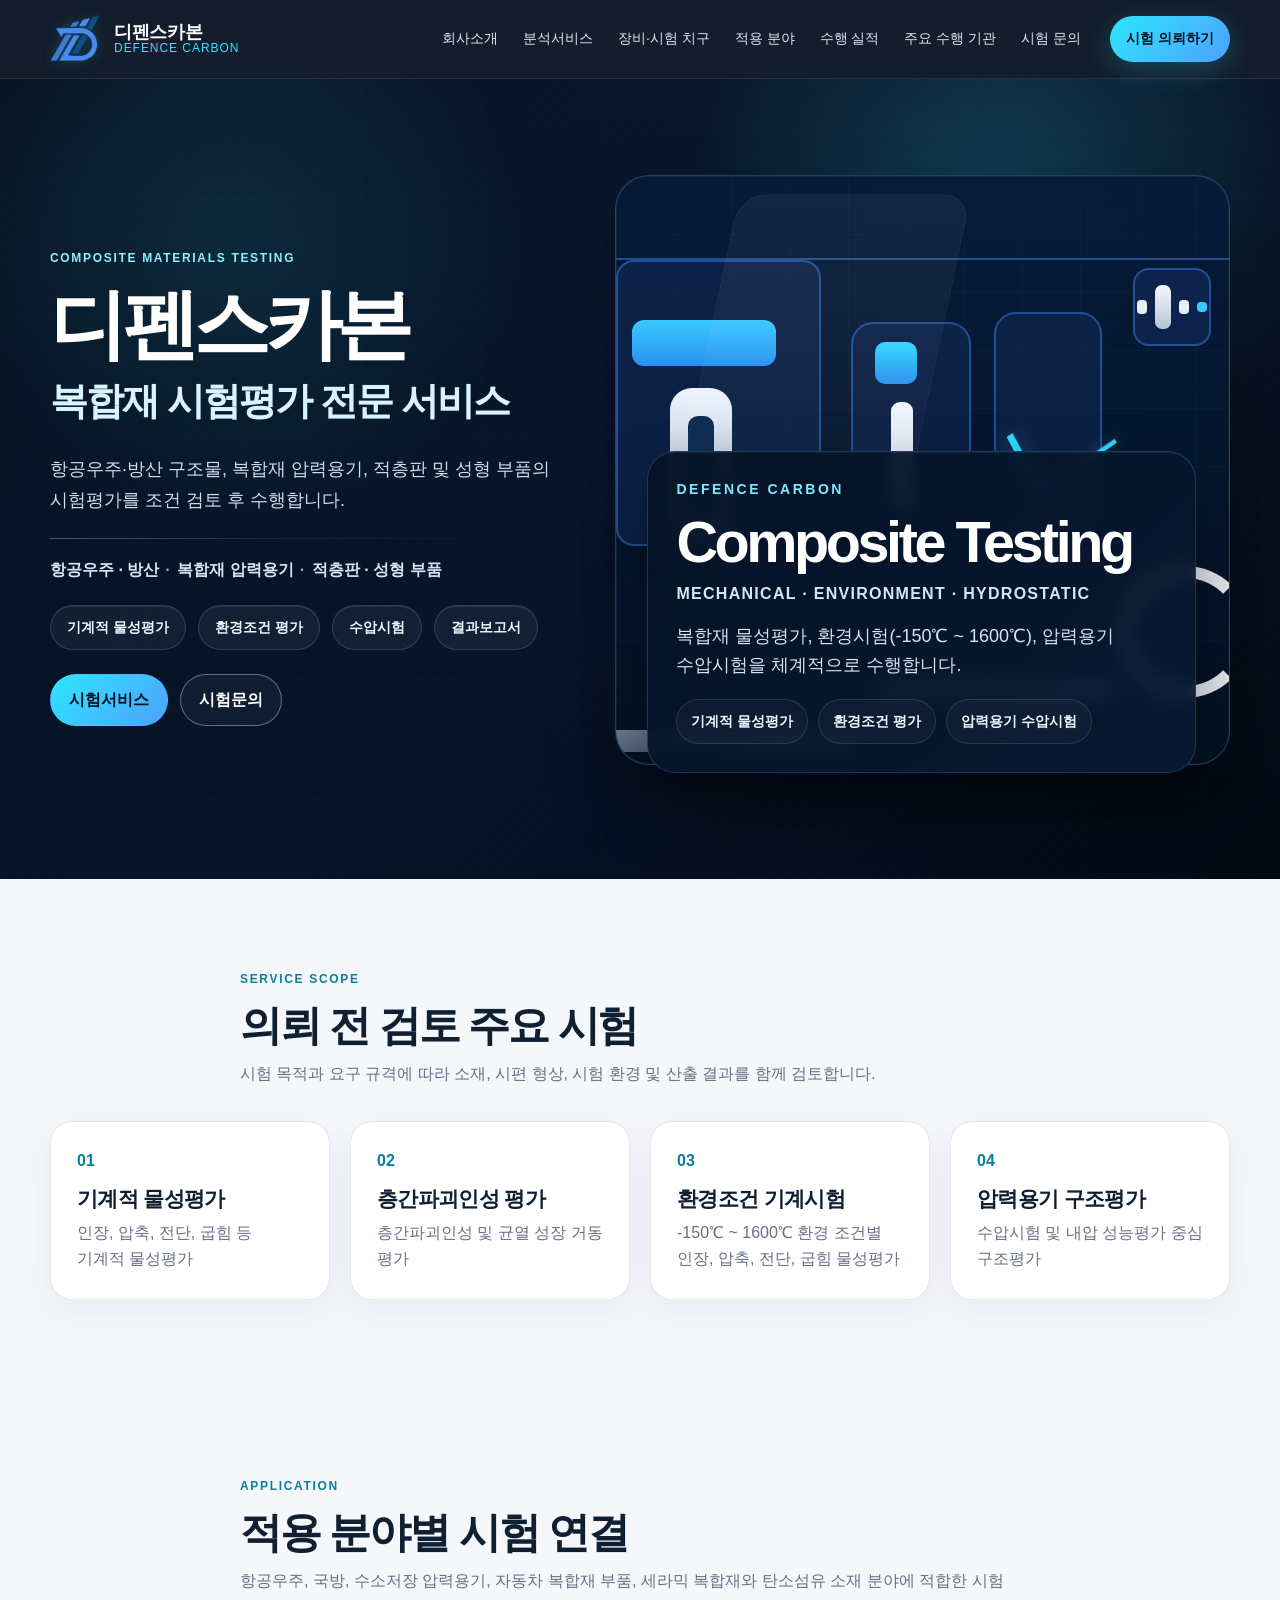
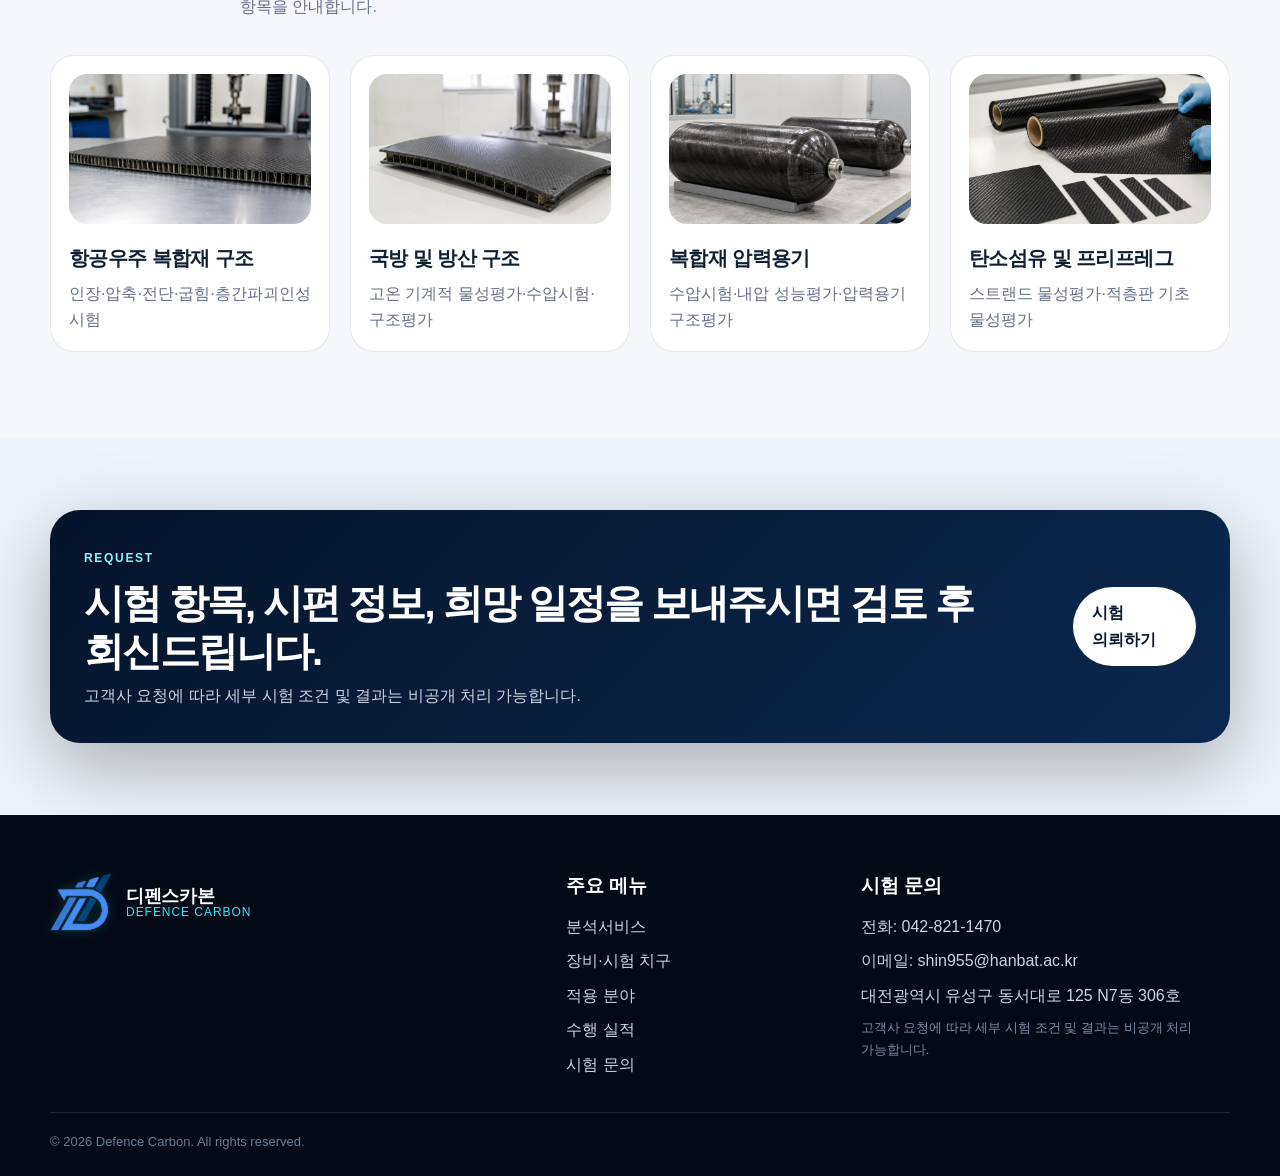
<file: index.html>
<!DOCTYPE html>
<html lang="ko">
<head>
<meta charset="utf-8" />
<meta name="viewport" content="width=device-width, initial-scale=1.0" />
<title>디펜스카본 | 복합재료 기계적 물성평가 및 구조평가 전문 서비스</title>
<meta name="description" content="복합재료 인장, 압축, 전단, 굽힘, 층간파괴인성, 수압, 내압 성능평가 및 고온 조건 기계적 물성평가를 수행하는 B2B 시험 서비스 홈페이지입니다." />
<meta name="theme-color" content="#06142a" />
<meta property="og:type" content="website" />
<meta property="og:site_name" content="Defence Carbon" />
<meta property="og:title" content="디펜스카본 | 복합재료 기계적 물성평가 및 구조평가 전문 서비스" />
<meta property="og:description" content="복합재료 인장, 압축, 전단, 굽힘, 층간파괴인성, 수압, 내압 성능평가 및 고온 조건 기계적 물성평가를 수행하는 B2B 시험 서비스 홈페이지입니다." />
<meta property="og:image" content="https://defencecarbon.co.kr/images/og-cover.svg" />
<link rel="canonical" href="https://defencecarbon.co.kr/" />
<link rel="stylesheet" href="style.css" />
<script defer src="script.js"></script>
</head>
<body data-page="home" class="">
<a class="skip-link" href="#main-content">본문 바로가기</a>
<header class="site-header">
  <div class="container nav">
    <a class="brand" href="index.html" aria-label="디펜스카본 홈으로 이동">
      <img class="brand-logo" src="images/logo-visible.png" alt="디펜스카본 로고" width="54" height="54" />
      <span class="brand-name"><strong>디펜스카본</strong><em>Defence Carbon</em></span>
    </a>
    <button class="nav-toggle" type="button" aria-label="메뉴 열기" aria-expanded="false"><span></span><span></span><span></span></button>
    <nav class="main-nav" aria-label="주 메뉴">
      <ul>
        <li><a data-page="about" href="about.html">회사소개</a></li>
        <li><a data-page="request" href="request.html">분석서비스</a></li>
        <li><a data-page="equipment" href="equipment.html">장비·시험 치구</a></li>
        <li><a data-page="fields" href="fields.html">적용 분야</a></li>
        <li><a data-page="projects" href="projects.html">수행 실적</a></li>
        <li><a data-page="partners" href="partners.html">주요 수행 기관</a></li>
        <li><a data-page="contact" href="contact.html">시험 문의</a></li>
      </ul>
    </nav>
    <a class="nav-cta" href="contact.html">시험 의뢰하기</a>
  </div>
</header>
<main id="main-content">
<section class="hero main-banner">
  <div class="hero-bg" aria-hidden="true"></div>
  <div class="banner-pattern" aria-hidden="true"></div>
  <div class="container hero-grid main-banner-grid">
    <div class="hero-copy main-banner-copy">
      <span class="eyebrow light">Composite Materials Testing</span>
      <h1>디펜스카본</h1>
      <p class="main-banner-subtitle">복합재 시험평가 전문 서비스</p>
      <p class="main-banner-lead">항공우주·방산 구조물, 복합재 압력용기, 적층판 및 성형 부품의 시험평가를 조건 검토 후 수행합니다.</p>
      <div class="main-banner-divider" aria-hidden="true"></div>
      <div class="main-banner-keywords"><span>항공우주 · 방산</span><span>복합재 압력용기</span><span>적층판 · 성형 부품</span></div>
      <div class="main-banner-chips"><span>기계적 물성평가</span><span>환경조건 평가</span><span>수압시험</span><span>결과보고서</span></div>
      <div class="hero-actions"><a class="btn btn-primary" href="request.html#analysis-services">시험서비스</a><a class="btn btn-outline" href="contact.html">시험문의</a></div>
    </div>
    <div class="main-banner-visual" aria-label="복합재 시험평가 대표 비주얼">
      <div class="banner-device">
        <div class="device-grid" aria-hidden="true"></div>
        <div class="device-line top"></div>
        <div class="device-panel panel-large"><span class="blue-bar"></span><span class="vertical-block"></span></div>
        <div class="device-panel panel-small"><span class="small-blue"></span><span class="small-white"></span></div>
        <div class="device-panel panel-graph"><span class="graph-stroke"></span></div>
        <div class="device-control"><span></span><span class="tall"></span><span></span><span class="blue-dot"></span></div>
        <div class="device-base"></div>
        <div class="device-ring"></div>
      </div>
      <div class="banner-card">
        <span>Defence Carbon</span>
        <strong>Composite Testing</strong>
        <em>MECHANICAL · ENVIRONMENT · HYDROSTATIC</em>
        <p>복합재 물성평가, 환경시험(-150℃ ~ 1600℃), 압력용기 수압시험을 체계적으로 수행합니다.</p>
        <div><b>기계적 물성평가</b><b>환경조건 평가</b><b>압력용기 수압시험</b></div>
      </div>
    </div>
  </div>
</section>
<section class="section">
  <div class="container section-head"><span class="eyebrow">Service Scope</span><h2>의뢰 전 검토 주요 시험</h2><p>시험 목적과 요구 규격에 따라 소재, 시편 형상, 시험 환경 및 산출 결과를 함께 검토합니다.</p></div>
  <div class="container service-preview-grid">
    <a href="request.html#tensile"><span>01</span><h3>기계적 물성평가</h3><p>인장, 압축, 전단, 굽힘 등 기계적 물성평가</p></a>
    <a href="request.html#mode1"><span>02</span><h3>층간파괴인성 평가</h3><p>층간파괴인성 및 균열 성장 거동 평가</p></a>
    <a href="request.html#temperature"><span>03</span><h3>환경조건 기계시험</h3><p>-150℃ ~ 1600℃ 환경 조건별 인장, 압축, 전단, 굽힘 물성평가</p></a>
    <a href="request.html#hydrostatic"><span>04</span><h3>압력용기 구조평가</h3><p>수압시험 및 내압 성능평가 중심 구조평가</p></a>
  </div>
</section>
<section class="section">
  <div class="container section-head"><span class="eyebrow">Application</span><h2>적용 분야별 시험 연결</h2><p>항공우주, 국방, 수소저장 압력용기, 자동차 복합재 부품, 세라믹 복합재와 탄소섬유 소재 분야에 적합한 시험 항목을 안내합니다.</p></div>
  <div class="container application-mini-grid">
    <article><img src="images/app-aerospace-photo.png" alt="항공우주 복합재 구조 이미지" width="420" height="260" loading="lazy" decoding="async" /><h3>항공우주 복합재 구조</h3><p>인장·압축·전단·굽힘·층간파괴인성 시험</p></article>
    <article><img src="images/app-defence-photo.png" alt="국방 복합재 구조 이미지" width="420" height="260" loading="lazy" decoding="async" /><h3>국방 및 방산 구조</h3><p>고온 기계적 물성평가·수압시험·구조평가</p></article>
    <article><img src="images/app-vessel-photo.png" alt="복합재 압력용기 이미지" width="420" height="260" loading="lazy" decoding="async" /><h3>복합재 압력용기</h3><p>수압시험·내압 성능평가·압력용기 구조평가</p></article>
    <article><img src="images/app-carbon-photo.png" alt="탄소섬유 적층판 이미지" width="420" height="260" loading="lazy" decoding="async" /><h3>탄소섬유 및 프리프레그</h3><p>스트랜드 물성평가·적층판 기초 물성평가</p></article>
  </div>
</section>
<section class="section cta-section"><div class="container cta-box"><div><span class="eyebrow light">Request</span><h2>시험 항목, 시편 정보, 희망 일정을 보내주시면 검토 후 회신드립니다.</h2><p>고객사 요청에 따라 세부 시험 조건 및 결과는 비공개 처리 가능합니다.</p></div><a class="btn btn-light" href="contact.html">시험 의뢰하기</a></div></section>
</main>
<footer class="footer">
  <div class="container footer-grid">
    <div>
      <a class="brand footer-brand" href="index.html"><img class="brand-logo" src="images/logo-visible.png" alt="디펜스카본 로고" width="54" height="54" /><span class="brand-name"><strong>디펜스카본</strong><em>Defence Carbon</em></span></a>
      
    </div>
    <div><h3>주요 메뉴</h3><ul class="footer-links"><li><a href="request.html#analysis-services">분석서비스</a></li><li><a href="equipment.html">장비·시험 치구</a></li><li><a href="fields.html">적용 분야</a></li><li><a href="projects.html">수행 실적</a></li><li><a href="contact.html">시험 문의</a></li></ul></div>
    <div><h3>시험 문의</h3><ul class="footer-links"><li><a href="tel:0428211470">전화: 042-821-1470</a></li><li><a href="mailto:shin955@hanbat.ac.kr">이메일: shin955@hanbat.ac.kr</a></li><li>대전광역시 유성구 동서대로 125 N7동 306호</li><li class="muted-small">고객사 요청에 따라 세부 시험 조건 및 결과는 비공개 처리 가능합니다.</li></ul></div>
  </div>
  <div class="container copyright">© <span data-current-year></span> Defence Carbon. All rights reserved.</div>
</footer>
</body>
</html>
</file>
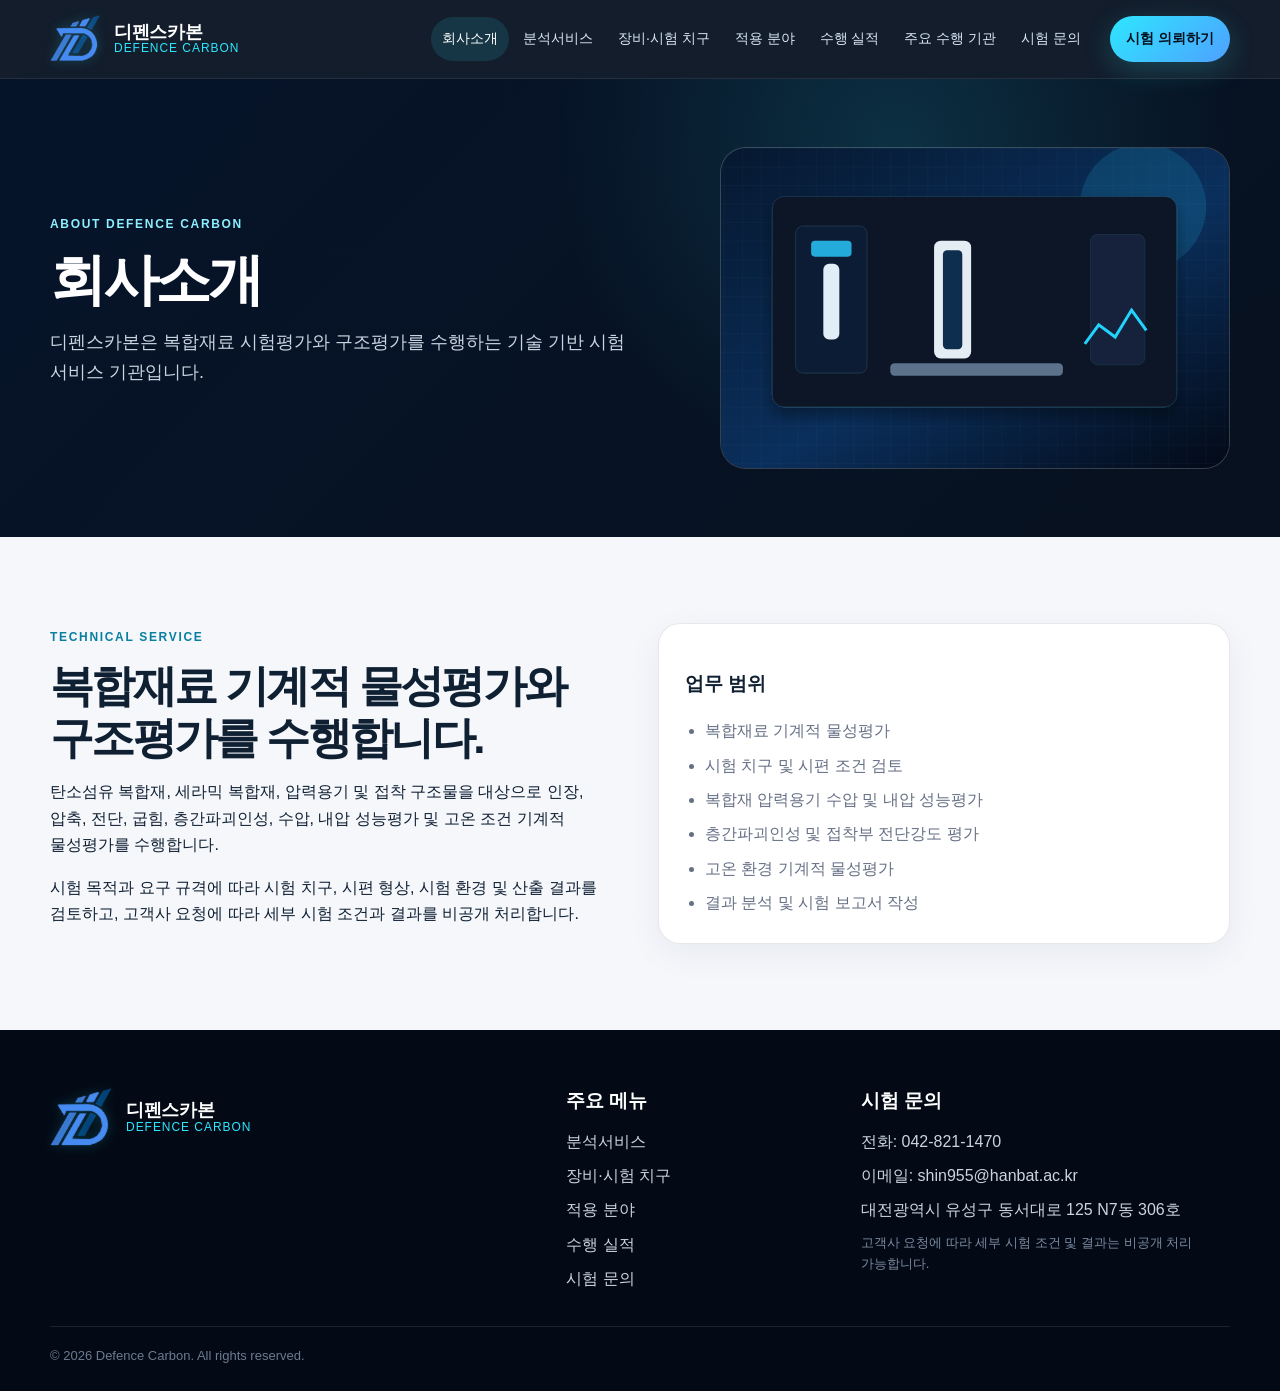
<file: about.html>
<!DOCTYPE html>
<html lang="ko">
<head>
<meta charset="utf-8" />
<meta name="viewport" content="width=device-width, initial-scale=1.0" />
<title>회사소개 | 디펜스카본</title>
<meta name="description" content="디펜스카본은 복합재료 기계적 물성평가, 시험 치구 검토, 수압 및 내압 성능평가, 고온 시험과 구조평가를 수행합니다." />
<meta name="theme-color" content="#06142a" />
<meta property="og:type" content="website" />
<meta property="og:site_name" content="Defence Carbon" />
<meta property="og:title" content="회사소개 | 디펜스카본" />
<meta property="og:description" content="디펜스카본은 복합재료 기계적 물성평가, 시험 치구 검토, 수압 및 내압 성능평가, 고온 시험과 구조평가를 수행합니다." />
<meta property="og:image" content="https://defencecarbon.co.kr/images/og-cover.svg" />
<link rel="canonical" href="https://defencecarbon.co.kr/about.html" />
<link rel="stylesheet" href="style.css" />
<script defer src="script.js"></script>
</head>
<body data-page="about" class="">
<a class="skip-link" href="#main-content">본문 바로가기</a>
<header class="site-header">
  <div class="container nav">
    <a class="brand" href="index.html" aria-label="디펜스카본 홈으로 이동">
      <img class="brand-logo" src="images/logo-visible.png" alt="디펜스카본 로고" width="54" height="54" />
      <span class="brand-name"><strong>디펜스카본</strong><em>Defence Carbon</em></span>
    </a>
    <button class="nav-toggle" type="button" aria-label="메뉴 열기" aria-expanded="false"><span></span><span></span><span></span></button>
    <nav class="main-nav" aria-label="주 메뉴">
      <ul>
        <li><a data-page="about" href="about.html">회사소개</a></li>
        <li><a data-page="request" href="request.html">분석서비스</a></li>
        <li><a data-page="equipment" href="equipment.html">장비·시험 치구</a></li>
        <li><a data-page="fields" href="fields.html">적용 분야</a></li>
        <li><a data-page="projects" href="projects.html">수행 실적</a></li>
        <li><a data-page="partners" href="partners.html">주요 수행 기관</a></li>
        <li><a data-page="contact" href="contact.html">시험 문의</a></li>
      </ul>
    </nav>
    <a class="nav-cta" href="contact.html">시험 의뢰하기</a>
  </div>
</header>
<main id="main-content">
<section class="page-hero"><div class="container page-hero-grid"><div><span class="eyebrow light">About Defence Carbon</span><h1>회사소개</h1><p>디펜스카본은 복합재료 시험평가와 구조평가를 수행하는 기술 기반 시험 서비스 기관입니다.</p></div><figure><img src="images/visual-lab.svg" alt="디펜스카본 시험 서비스 소개 이미지" width="720" height="420" /></figure></div></section>
<section class="section"><div class="container split-grid"><div><span class="eyebrow">Technical Service</span><h2>복합재료 기계적 물성평가와 구조평가를 수행합니다.</h2><p>탄소섬유 복합재, 세라믹 복합재, 압력용기 및 접착 구조물을 대상으로 인장, 압축, 전단, 굽힘, 층간파괴인성, 수압, 내압 성능평가 및 고온 조건 기계적 물성평가를 수행합니다.</p><p>시험 목적과 요구 규격에 따라 시험 치구, 시편 형상, 시험 환경 및 산출 결과를 검토하고, 고객사 요청에 따라 세부 시험 조건과 결과를 비공개 처리합니다.</p></div><div class="notice-panel"><h3>업무 범위</h3><ul class="clean-list"><li>복합재료 기계적 물성평가</li><li>시험 치구 및 시편 조건 검토</li><li>복합재 압력용기 수압 및 내압 성능평가</li><li>층간파괴인성 및 접착부 전단강도 평가</li><li>고온 환경 기계적 물성평가</li><li>결과 분석 및 시험 보고서 작성</li></ul></div></div></section>
</main>
<footer class="footer">
  <div class="container footer-grid">
    <div>
      <a class="brand footer-brand" href="index.html"><img class="brand-logo" src="images/logo-visible.png" alt="디펜스카본 로고" width="54" height="54" /><span class="brand-name"><strong>디펜스카본</strong><em>Defence Carbon</em></span></a>
      
    </div>
    <div><h3>주요 메뉴</h3><ul class="footer-links"><li><a href="request.html#analysis-services">분석서비스</a></li><li><a href="equipment.html">장비·시험 치구</a></li><li><a href="fields.html">적용 분야</a></li><li><a href="projects.html">수행 실적</a></li><li><a href="contact.html">시험 문의</a></li></ul></div>
    <div><h3>시험 문의</h3><ul class="footer-links"><li><a href="tel:0428211470">전화: 042-821-1470</a></li><li><a href="mailto:shin955@hanbat.ac.kr">이메일: shin955@hanbat.ac.kr</a></li><li>대전광역시 유성구 동서대로 125 N7동 306호</li><li class="muted-small">고객사 요청에 따라 세부 시험 조건 및 결과는 비공개 처리 가능합니다.</li></ul></div>
  </div>
  <div class="container copyright">© <span data-current-year></span> Defence Carbon. All rights reserved.</div>
</footer>
</body>
</html>
</file>
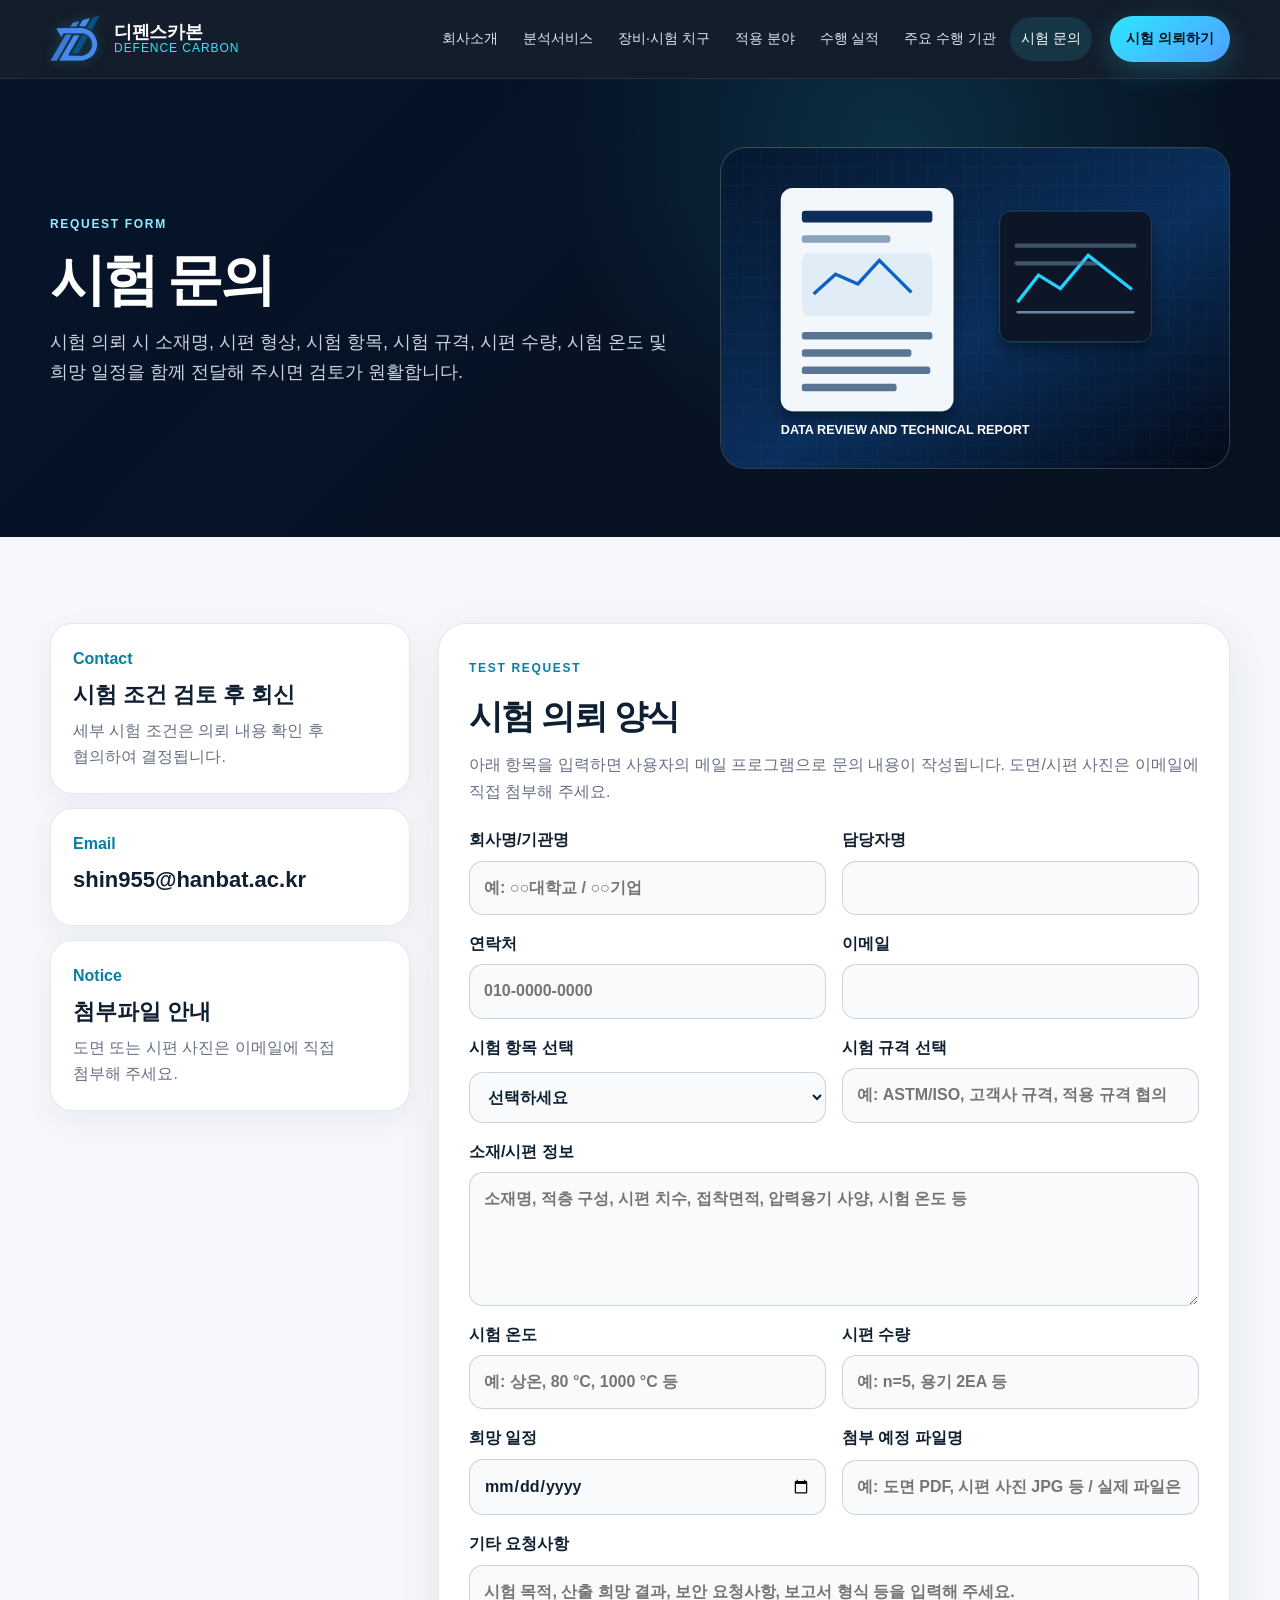
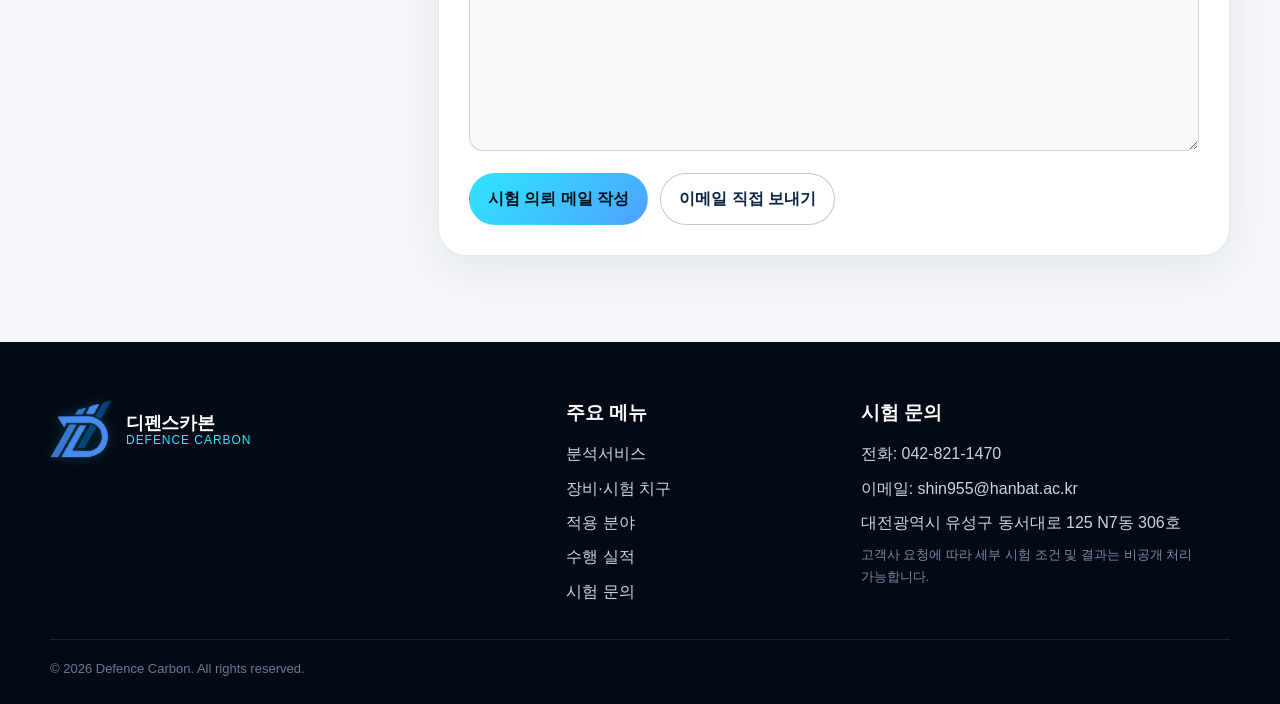
<file: contact.html>
<!DOCTYPE html>
<html lang="ko">
<head>
<meta charset="utf-8" />
<meta name="viewport" content="width=device-width, initial-scale=1.0" />
<title>시험 문의 | 디펜스카본</title>
<meta name="description" content="복합재 시험 의뢰를 위한 회사명, 담당자, 시험 항목, 시험 규격, 소재/시편 정보, 시험 온도, 수량 및 희망 일정 입력 양식입니다." />
<meta name="theme-color" content="#06142a" />
<meta property="og:type" content="website" />
<meta property="og:site_name" content="Defence Carbon" />
<meta property="og:title" content="시험 문의 | 디펜스카본" />
<meta property="og:description" content="복합재 시험 의뢰를 위한 회사명, 담당자, 시험 항목, 시험 규격, 소재/시편 정보, 시험 온도, 수량 및 희망 일정 입력 양식입니다." />
<meta property="og:image" content="https://defencecarbon.co.kr/images/og-cover.svg" />
<link rel="canonical" href="https://defencecarbon.co.kr/contact.html" />
<link rel="stylesheet" href="style.css" />
<script defer src="script.js"></script>
</head>
<body data-page="contact" class="">
<a class="skip-link" href="#main-content">본문 바로가기</a>
<header class="site-header">
  <div class="container nav">
    <a class="brand" href="index.html" aria-label="디펜스카본 홈으로 이동">
      <img class="brand-logo" src="images/logo-visible.png" alt="디펜스카본 로고" width="54" height="54" />
      <span class="brand-name"><strong>디펜스카본</strong><em>Defence Carbon</em></span>
    </a>
    <button class="nav-toggle" type="button" aria-label="메뉴 열기" aria-expanded="false"><span></span><span></span><span></span></button>
    <nav class="main-nav" aria-label="주 메뉴">
      <ul>
        <li><a data-page="about" href="about.html">회사소개</a></li>
        <li><a data-page="request" href="request.html">분석서비스</a></li>
        <li><a data-page="equipment" href="equipment.html">장비·시험 치구</a></li>
        <li><a data-page="fields" href="fields.html">적용 분야</a></li>
        <li><a data-page="projects" href="projects.html">수행 실적</a></li>
        <li><a data-page="partners" href="partners.html">주요 수행 기관</a></li>
        <li><a data-page="contact" href="contact.html">시험 문의</a></li>
      </ul>
    </nav>
    <a class="nav-cta" href="contact.html">시험 의뢰하기</a>
  </div>
</header>
<main id="main-content">
<section class="page-hero"><div class="container page-hero-grid"><div><span class="eyebrow light">Request Form</span><h1>시험 문의</h1><p>시험 의뢰 시 소재명, 시편 형상, 시험 항목, 시험 규격, 시편 수량, 시험 온도 및 희망 일정을 함께 전달해 주시면 검토가 원활합니다.</p></div><figure><img src="images/visual-report.svg" alt="시험 문의 양식 대표 이미지" width="720" height="420" /></figure></div></section>
<section class="section"><div class="container contact-layout"><aside class="contact-info-stack"><article><span>Contact</span><h3>시험 조건 검토 후 회신</h3><p>세부 시험 조건은 의뢰 내용 확인 후 협의하여 결정됩니다.</p></article><article><span>Email</span><h3>shin955@hanbat.ac.kr</h3></article><article><span>Notice</span><h3>첨부파일 안내</h3><p> 도면 또는 시편 사진은 이메일에 직접 첨부해 주세요.</p></article></aside>
<form class="request-form" id="request-form" method="post"><div class="form-head"><span class="eyebrow">Test Request</span><h2>시험 의뢰 양식</h2><p>아래 항목을 입력하면 사용자의 메일 프로그램으로 문의 내용이 작성됩니다.  도면/시편 사진은 이메일에 직접 첨부해 주세요.</p></div><div class="form-grid">
<label>회사명/기관명<input name="company" required placeholder="예: ○○대학교 / ○○기업" /></label><label>담당자명<input name="name" required /></label>
<label>연락처<input name="phone" placeholder="010-0000-0000" /></label><label>이메일<input type="email" name="email" required /></label>
<label>시험 항목 선택<select name="test_item" required><option value="">선택하세요</option>
<option value="mechanical">복합재료 기계적 시험</option>
<option value="environmental-mechanical">고온·저온 환경 기계시험</option>
<option value="pressure-vessel">압력용기 및 구조 성능평가</option>
<option value="specimen-prep">시편 가공 및 시험 준비</option>
<option value="thermal-property">열분석 및 물성 평가</option>
<option value="failure-analysis">표면·단면 및 파손 분석</option>
<option value="durability">내구성 및 환경 노출 평가</option>
<option value="technical-support">시험 규격 및 기술지원</option>
<option value="tensile">복합재 인장시험</option>
<option value="compression">복합재 압축시험</option>
<option value="shear">복합재 전단시험</option>
<option value="flexural">복합재 굽힘시험</option>
<option value="hydrostatic">복합재 압력용기 수압 및 내압 성능평가</option>
<option value="other">기타 또는 상담 필요</option></select></label><label>시험 규격 선택<input name="standard" placeholder="예: ASTM/ISO, 고객사 규격, 적용 규격 협의" /></label>
<label class="span-2">소재/시편 정보<textarea name="specimen" rows="4" placeholder="소재명, 적층 구성, 시편 치수, 접착면적, 압력용기 사양, 시험 온도 등"></textarea></label>
<label>시험 온도<input name="temperature" placeholder="예: 상온, 80 °C, 1000 °C 등" /></label><label>시편 수량<input name="quantity" placeholder="예: n=5, 용기 2EA 등" /></label>
<label>희망 일정<input type="date" name="schedule" /></label><label>첨부 예정 파일명<input type="text" name="attachment_note" placeholder="예: 도면 PDF, 시편 사진 JPG 등 / 실제 파일은 이메일에 직접 첨부" /></label>
<label class="span-2">기타 요청사항<textarea name="message" rows="6" placeholder="시험 목적, 산출 희망 결과, 보안 요청사항, 보고서 형식 등을 입력해 주세요."></textarea></label></div>
<div class="form-actions"><button type="submit" class="btn btn-primary">시험 의뢰 메일 작성</button><a class="btn btn-outline-dark" href="mailto:shin955@hanbat.ac.kr&subject=복합재 시험 의뢰">이메일 직접 보내기</a></div></form></div></section>
</main>
<footer class="footer">
  <div class="container footer-grid">
    <div>
      <a class="brand footer-brand" href="index.html"><img class="brand-logo" src="images/logo-visible.png" alt="디펜스카본 로고" width="54" height="54" /><span class="brand-name"><strong>디펜스카본</strong><em>Defence Carbon</em></span></a>
      
    </div>
    <div><h3>주요 메뉴</h3><ul class="footer-links"><li><a href="request.html#analysis-services">분석서비스</a></li><li><a href="equipment.html">장비·시험 치구</a></li><li><a href="fields.html">적용 분야</a></li><li><a href="projects.html">수행 실적</a></li><li><a href="contact.html">시험 문의</a></li></ul></div>
    <div><h3>시험 문의</h3><ul class="footer-links"><li><a href="tel:0428211470">전화: 042-821-1470</a></li><li><a href="mailto:shin955@hanbat.ac.kr">이메일: shin955@hanbat.ac.kr</a></li><li>대전광역시 유성구 동서대로 125 N7동 306호</li><li class="muted-small">고객사 요청에 따라 세부 시험 조건 및 결과는 비공개 처리 가능합니다.</li></ul></div>
  </div>
  <div class="container copyright">© <span data-current-year></span> Defence Carbon. All rights reserved.</div>
</footer>
</body>
</html>
</file>
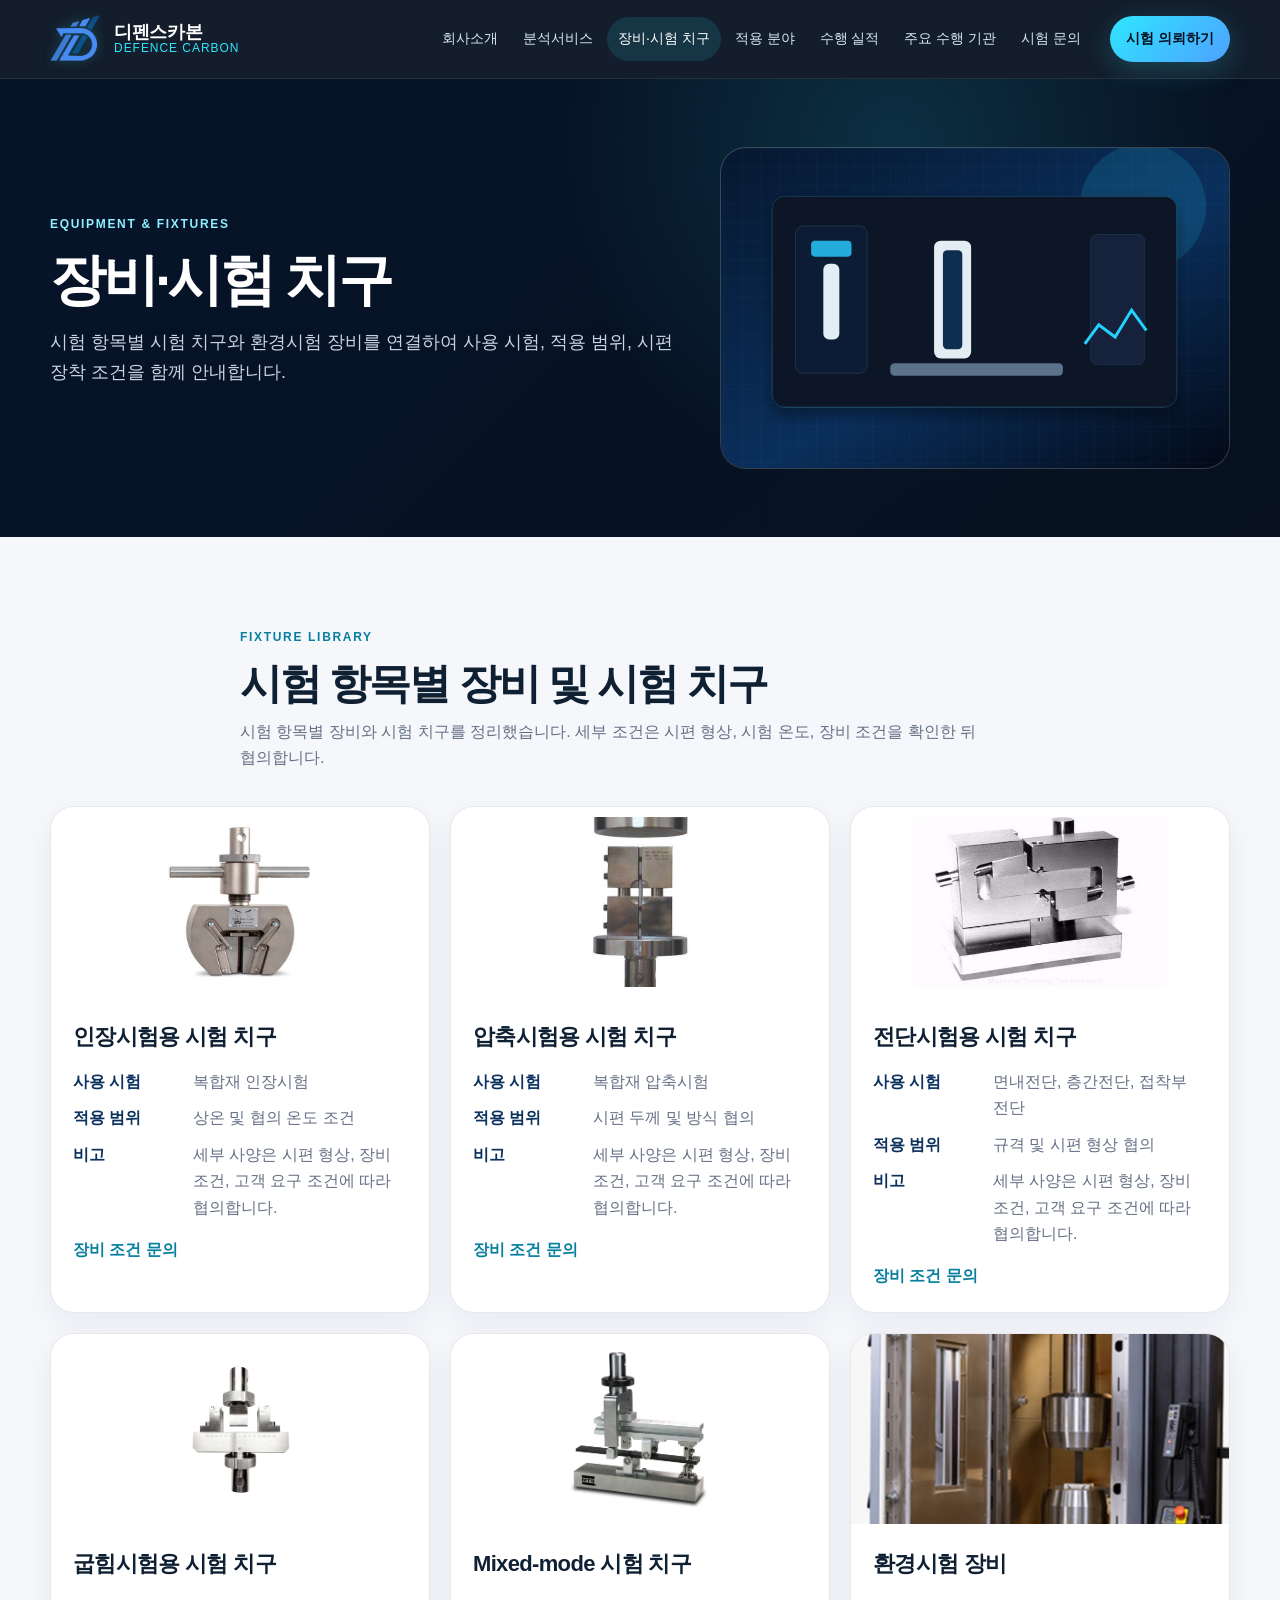
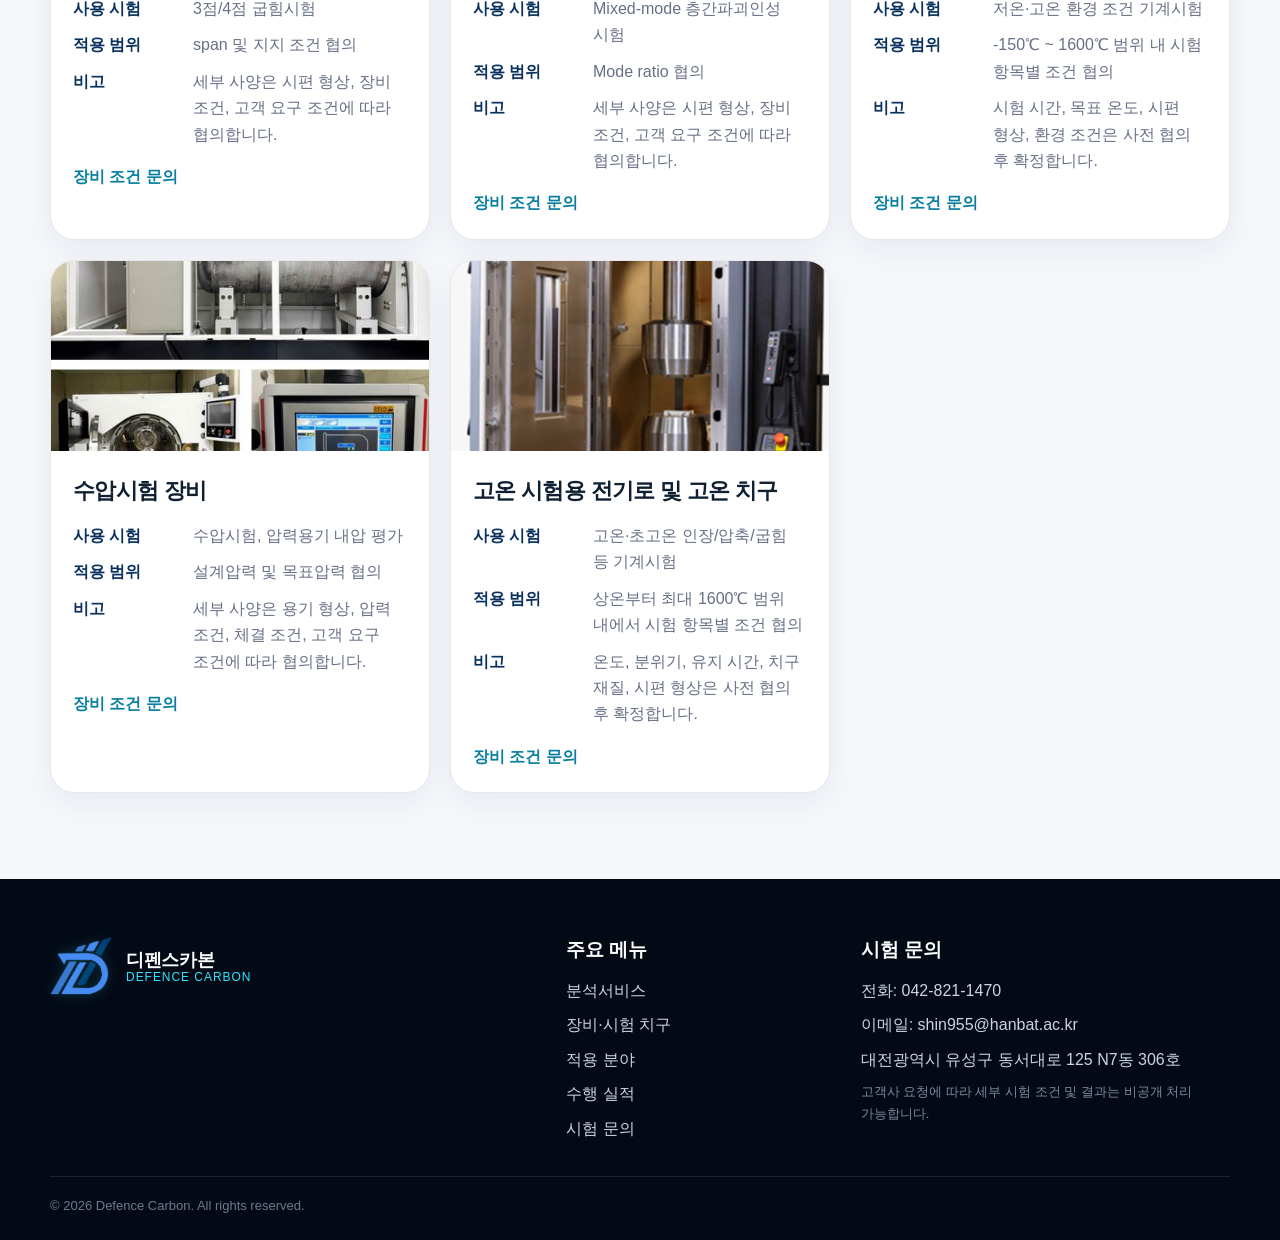
<file: equipment.html>
<!DOCTYPE html>

<html lang="ko">
<head>
<meta charset="utf-8"/>
<meta content="width=device-width, initial-scale=1.0" name="viewport"/>
<title>장비·시험 치구 | 디펜스카본</title>
<meta content="복합재 인장, 압축, 전단, 굽힘, Mixed-mode 시험 치구와 환경시험·수압시험 항목을 안내합니다." name="description"/>
<meta content="#06142a" name="theme-color"/>
<meta content="website" property="og:type"/>
<meta content="Defence Carbon" property="og:site_name"/>
<meta content="장비·시험 치구 | 디펜스카본" property="og:title"/>
<meta content="복합재 인장, 압축, 전단, 굽힘, Mixed-mode 시험 치구와 환경시험·수압시험 항목을 안내합니다." property="og:description"/>
<meta content="https://defencecarbon.co.kr/images/og-cover.svg" property="og:image"/>
<link href="https://defencecarbon.co.kr/equipment.html" rel="canonical"/>
<link href="style.css" rel="stylesheet"/>
<script defer="" src="script.js"></script>
</head>
<body class="" data-page="equipment">
<a class="skip-link" href="#main-content">본문 바로가기</a>
<header class="site-header">
<div class="container nav">
<a aria-label="디펜스카본 홈으로 이동" class="brand" href="index.html">
<img alt="디펜스카본 로고" class="brand-logo" height="54" src="images/logo-visible.png" width="54"/>
<span class="brand-name"><strong>디펜스카본</strong><em>Defence Carbon</em></span>
</a>
<button aria-expanded="false" aria-label="메뉴 열기" class="nav-toggle" type="button"><span></span><span></span><span></span></button>
<nav aria-label="주 메뉴" class="main-nav">
<ul>
<li><a data-page="about" href="about.html">회사소개</a></li>
<li><a data-page="request" href="request.html">분석서비스</a></li>
<li><a data-page="equipment" href="equipment.html">장비·시험 치구</a></li>
<li><a data-page="fields" href="fields.html">적용 분야</a></li>
<li><a data-page="projects" href="projects.html">수행 실적</a></li>
<li><a data-page="partners" href="partners.html">주요 수행 기관</a></li>
<li><a data-page="contact" href="contact.html">시험 문의</a></li>
</ul>
</nav>
<a class="nav-cta" href="contact.html">시험 의뢰하기</a>
</div>
</header>
<main id="main-content">
<section class="page-hero"><div class="container page-hero-grid"><div><span class="eyebrow light">Equipment &amp; Fixtures</span><h1>장비·시험 치구</h1><p>시험 항목별 시험 치구와 환경시험 장비를 연결하여 사용 시험, 적용 범위, 시편 장착 조건을 함께 안내합니다.</p></div><figure><img alt="시험 장비와 시험 치구 대표 이미지" height="420" src="images/visual-lab.svg" width="720"/></figure></div></section>
<section class="section"><div class="container section-head"><span class="eyebrow">Fixture Library</span><h2>시험 항목별 장비 및 시험 치구</h2><p>시험 항목별 장비와 시험 치구를 정리했습니다. 세부 조건은 시편 형상, 시험 온도, 장비 조건을 확인한 뒤 협의합니다.</p></div><div class="container equipment-grid"><article class="equipment-card"><figure><img alt="인장시험용 시험 치구 예시 이미지" class="fixture-photo" decoding="async" height="300" loading="lazy" src="images/fixture-tensile.jpg" width="520"/></figure><div><h3>인장시험용 시험 치구</h3><dl><div><dt>사용 시험</dt><dd>복합재 인장시험</dd></div><div><dt>적용 범위</dt><dd>상온 및 협의 온도 조건</dd></div><div><dt>비고</dt><dd>세부 사양은 시편 형상, 장비 조건, 고객 요구 조건에 따라 협의합니다.</dd></div></dl><a class="text-link" href="contact.html">장비 조건 문의</a></div></article>
<article class="equipment-card"><figure><img alt="압축시험용 시험 치구 예시 이미지" class="fixture-photo" decoding="async" height="300" loading="lazy" src="images/fixture-compression.jpg" width="520"/></figure><div><h3>압축시험용 시험 치구</h3><dl><div><dt>사용 시험</dt><dd>복합재 압축시험</dd></div><div><dt>적용 범위</dt><dd>시편 두께 및 방식 협의</dd></div><div><dt>비고</dt><dd>세부 사양은 시편 형상, 장비 조건, 고객 요구 조건에 따라 협의합니다.</dd></div></dl><a class="text-link" href="contact.html">장비 조건 문의</a></div></article>
<article class="equipment-card"><figure><img alt="전단시험용 시험 치구 예시 이미지" class="fixture-photo" decoding="async" height="300" loading="lazy" src="images/fixture-shear.jpg" width="520"/></figure><div><h3>전단시험용 시험 치구</h3><dl><div><dt>사용 시험</dt><dd>면내전단, 층간전단, 접착부 전단</dd></div><div><dt>적용 범위</dt><dd>규격 및 시편 형상 협의</dd></div><div><dt>비고</dt><dd>세부 사양은 시편 형상, 장비 조건, 고객 요구 조건에 따라 협의합니다.</dd></div></dl><a class="text-link" href="contact.html">장비 조건 문의</a></div></article>
<article class="equipment-card"><figure><img alt="굽힘시험용 시험 치구 예시 이미지" class="fixture-photo" decoding="async" height="300" loading="lazy" src="images/fixture-flexural.png" width="520"/></figure><div><h3>굽힘시험용 시험 치구</h3><dl><div><dt>사용 시험</dt><dd>3점/4점 굽힘시험</dd></div><div><dt>적용 범위</dt><dd>span 및 지지 조건 협의</dd></div><div><dt>비고</dt><dd>세부 사양은 시편 형상, 장비 조건, 고객 요구 조건에 따라 협의합니다.</dd></div></dl><a class="text-link" href="contact.html">장비 조건 문의</a></div></article>

<article class="equipment-card"><figure><img alt="Mixed-mode 시험 치구 예시 이미지" class="fixture-photo" decoding="async" height="300" loading="lazy" src="images/fixture-mixed-mode.jpg" width="520"/></figure><div><h3>Mixed-mode 시험 치구</h3><dl><div><dt>사용 시험</dt><dd>Mixed-mode 층간파괴인성 시험</dd></div><div><dt>적용 범위</dt><dd>Mode ratio 협의</dd></div><div><dt>비고</dt><dd>세부 사양은 시편 형상, 장비 조건, 고객 요구 조건에 따라 협의합니다.</dd></div></dl><a class="text-link" href="contact.html">장비 조건 문의</a></div></article>

<article class="equipment-card"><figure><img alt="고온 환경 기계시험 장비 예시 이미지" class="equipment-photo" decoding="async" height="300" loading="lazy" src="images/equipment-environment-mechanical.png" width="520"/></figure><div><h3>환경시험 장비</h3><dl><div><dt>사용 시험</dt><dd>저온·고온 환경 조건 기계시험</dd></div><div><dt>적용 범위</dt><dd>-150℃ ~ 1600℃ 범위 내 시험 항목별 조건 협의</dd></div><div><dt>비고</dt><dd>시험 시간, 목표 온도, 시편 형상, 환경 조건은 사전 협의 후 확정합니다.</dd></div></dl><a class="text-link" href="contact.html">장비 조건 문의</a></div></article>

<article class="equipment-card"><figure><img alt="복합재 압력용기 수압시험 장비 예시 이미지" class="equipment-photo" decoding="async" height="300" loading="lazy" src="images/equipment-hydrostatic.png" width="520"/></figure><div><h3>수압시험 장비</h3><dl><div><dt>사용 시험</dt><dd>수압시험, 압력용기 내압 평가</dd></div><div><dt>적용 범위</dt><dd>설계압력 및 목표압력 협의</dd></div><div><dt>비고</dt><dd>세부 사양은 용기 형상, 압력 조건, 체결 조건, 고객 요구 조건에 따라 협의합니다.</dd></div></dl><a class="text-link" href="contact.html">장비 조건 문의</a></div></article>

<article class="equipment-card"><figure><img alt="고온 시험용 전기로 및 고온 치구 예시 이미지" class="equipment-photo" decoding="async" height="300" loading="lazy" src="images/equipment-high-temp.png" width="520"/></figure><div><h3>고온 시험용 전기로 및 고온 치구</h3><dl><div><dt>사용 시험</dt><dd>고온·초고온 인장/압축/굽힘 등 기계시험</dd></div><div><dt>적용 범위</dt><dd>상온부터 최대 1600℃ 범위 내에서 시험 항목별 조건 협의</dd></div><div><dt>비고</dt><dd>온도, 분위기, 유지 시간, 치구 재질, 시편 형상은 사전 협의 후 확정합니다.</dd></div></dl><a class="text-link" href="contact.html">장비 조건 문의</a></div></article></div></section>
</main>
<footer class="footer">
<div class="container footer-grid">
<div>
<a class="brand footer-brand" href="index.html"><img alt="디펜스카본 로고" class="brand-logo" height="54" src="images/logo-visible.png" width="54"/><span class="brand-name"><strong>디펜스카본</strong><em>Defence Carbon</em></span></a>

</div>
<div><h3>주요 메뉴</h3><ul class="footer-links"><li><a href="request.html#analysis-services">분석서비스</a></li><li><a href="equipment.html">장비·시험 치구</a></li><li><a href="fields.html">적용 분야</a></li><li><a href="projects.html">수행 실적</a></li><li><a href="contact.html">시험 문의</a></li></ul></div>
<div><h3>시험 문의</h3><ul class="footer-links"><li><a href="tel:0428211470">전화: 042-821-1470</a></li><li><a href="mailto:shin955@hanbat.ac.kr">이메일: shin955@hanbat.ac.kr</a></li><li>대전광역시 유성구 동서대로 125 N7동 306호</li><li class="muted-small">고객사 요청에 따라 세부 시험 조건 및 결과는 비공개 처리 가능합니다.</li></ul></div>
</div>
<div class="container copyright">© <span data-current-year=""></span> Defence Carbon. All rights reserved.</div>
</footer>
</body>
</html>
</file>
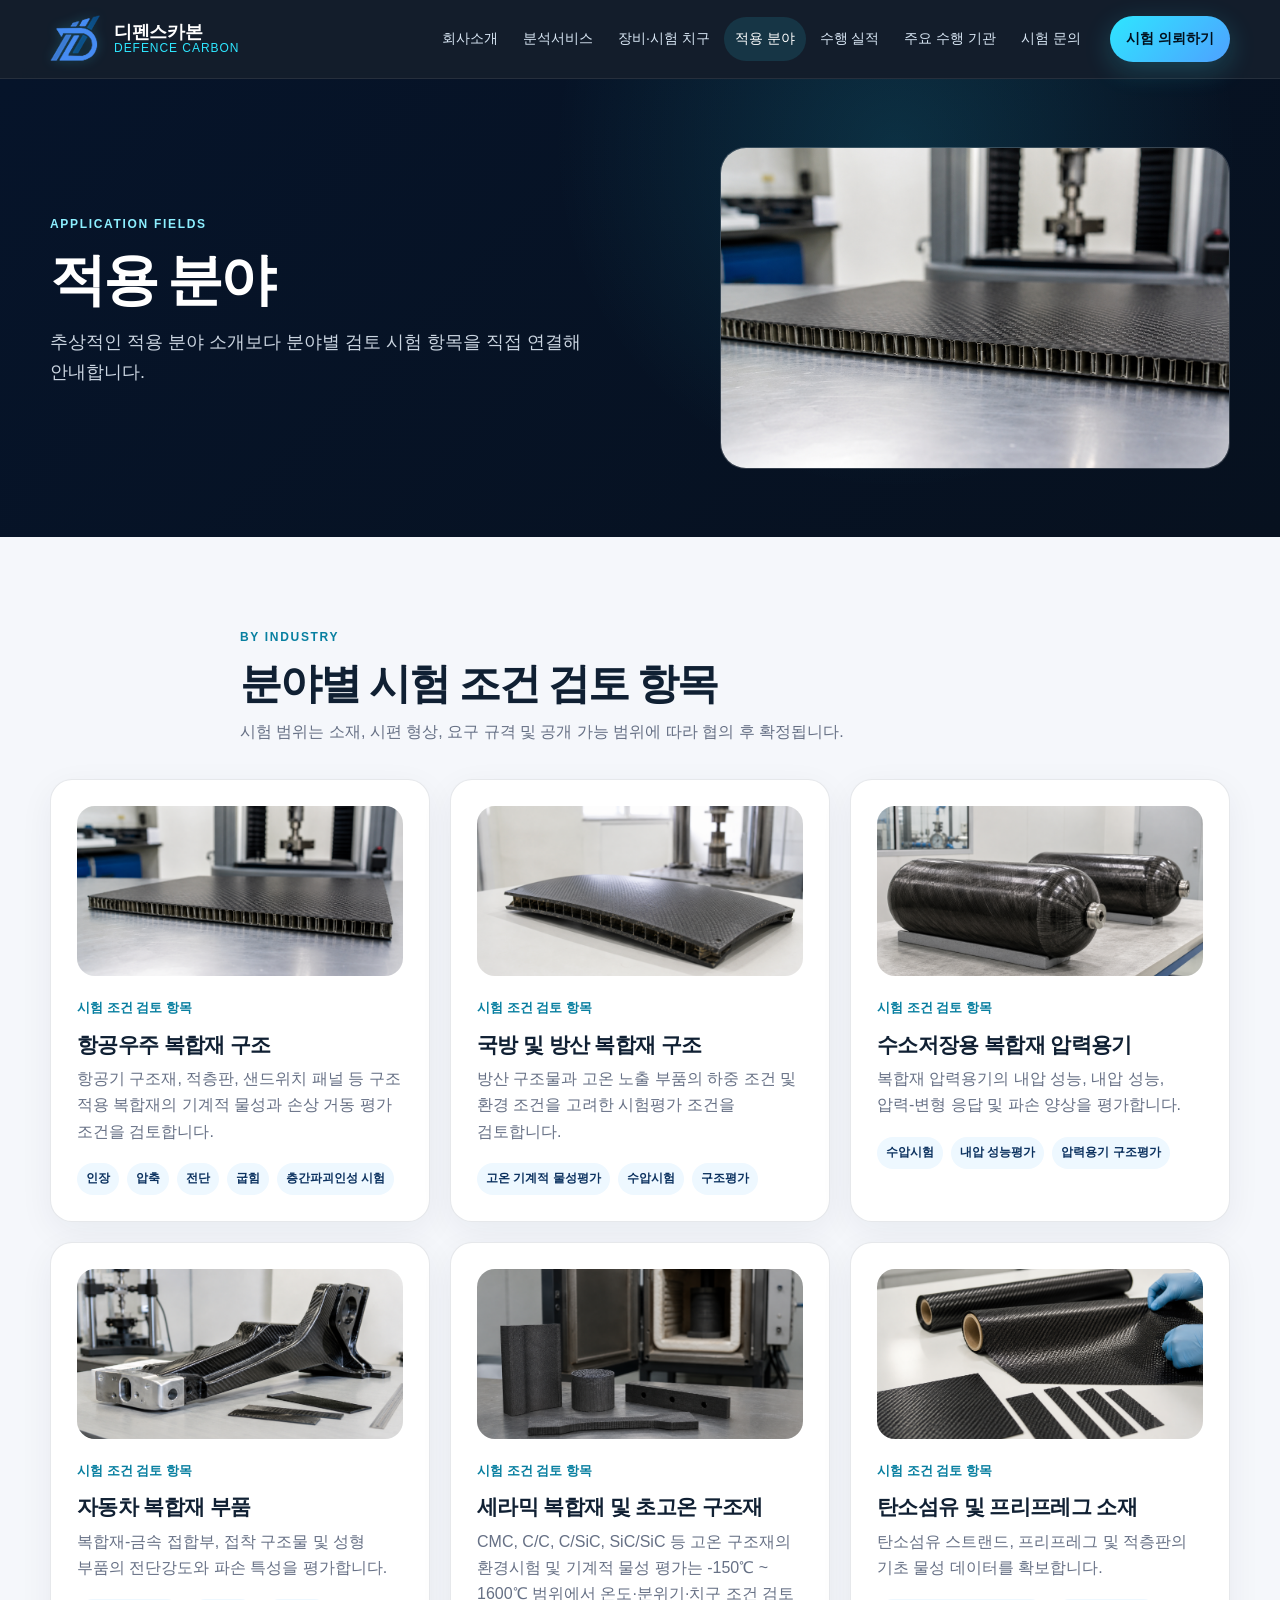
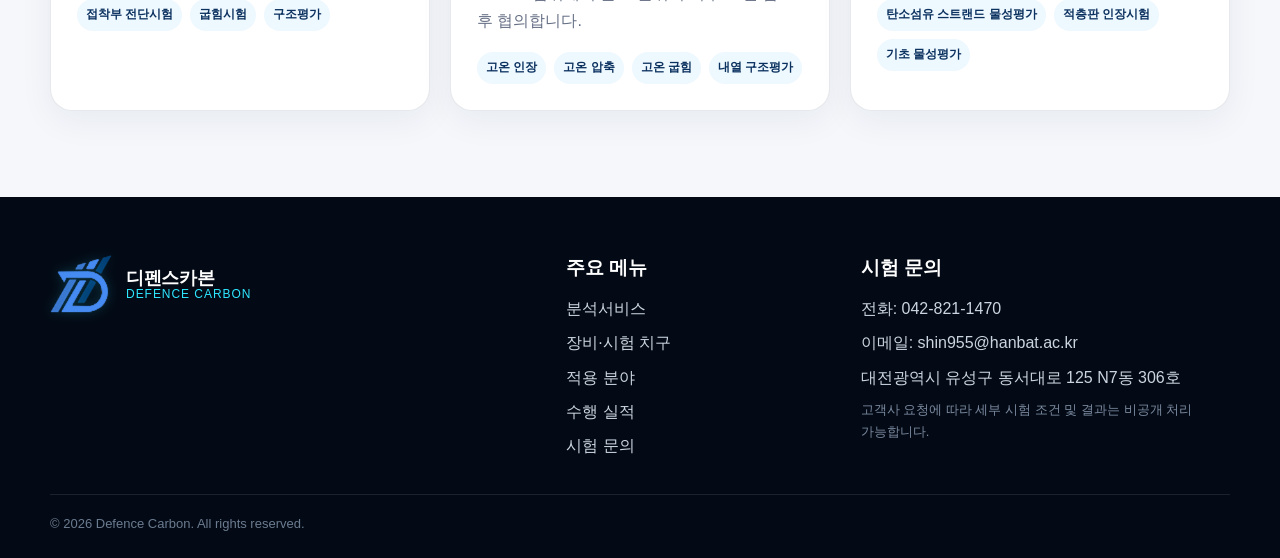
<file: fields.html>
<!DOCTYPE html>
<html lang="ko">
<head>
<meta charset="utf-8" />
<meta name="viewport" content="width=device-width, initial-scale=1.0" />
<title>적용 분야 | 디펜스카본</title>
<meta name="description" content="항공우주, 국방, 수소저장 압력용기, 자동차 복합재 부품, 세라믹 복합재 및 탄소섬유 소재 분야의 시험 항목을 안내합니다." />
<meta name="theme-color" content="#06142a" />
<meta property="og:type" content="website" />
<meta property="og:site_name" content="Defence Carbon" />
<meta property="og:title" content="적용 분야 | 디펜스카본" />
<meta property="og:description" content="항공우주, 국방, 수소저장 압력용기, 자동차 복합재 부품, 세라믹 복합재 및 탄소섬유 소재 분야의 시험 항목을 안내합니다." />
<meta property="og:image" content="https://defencecarbon.co.kr/images/og-cover.svg" />
<link rel="canonical" href="https://defencecarbon.co.kr/fields.html" />
<link rel="stylesheet" href="style.css" />
<script defer src="script.js"></script>
</head>
<body data-page="fields" class="">
<a class="skip-link" href="#main-content">본문 바로가기</a>
<header class="site-header">
  <div class="container nav">
    <a class="brand" href="index.html" aria-label="디펜스카본 홈으로 이동">
      <img class="brand-logo" src="images/logo-visible.png" alt="디펜스카본 로고" width="54" height="54" />
      <span class="brand-name"><strong>디펜스카본</strong><em>Defence Carbon</em></span>
    </a>
    <button class="nav-toggle" type="button" aria-label="메뉴 열기" aria-expanded="false"><span></span><span></span><span></span></button>
    <nav class="main-nav" aria-label="주 메뉴">
      <ul>
        <li><a data-page="about" href="about.html">회사소개</a></li>
        <li><a data-page="request" href="request.html">분석서비스</a></li>
        <li><a data-page="equipment" href="equipment.html">장비·시험 치구</a></li>
        <li><a data-page="fields" href="fields.html">적용 분야</a></li>
        <li><a data-page="projects" href="projects.html">수행 실적</a></li>
        <li><a data-page="partners" href="partners.html">주요 수행 기관</a></li>
        <li><a data-page="contact" href="contact.html">시험 문의</a></li>
      </ul>
    </nav>
    <a class="nav-cta" href="contact.html">시험 의뢰하기</a>
  </div>
</header>
<main id="main-content">
<section class="page-hero"><div class="container page-hero-grid"><div><span class="eyebrow light">Application Fields</span><h1>적용 분야</h1><p>추상적인 적용 분야 소개보다 분야별 검토 시험 항목을 직접 연결해 안내합니다.</p></div><figure><img src="images/app-aerospace-photo.png" alt="항공우주와 복합재 적용 분야 대표 이미지" width="720" height="420" /></figure></div></section>
<section class="section"><div class="container section-head"><span class="eyebrow">By Industry</span><h2>분야별 시험 조건 검토 항목</h2><p>시험 범위는 소재, 시편 형상, 요구 규격 및 공개 가능 범위에 따라 협의 후 확정됩니다.</p></div><div class="container field-grid"><article class="field-card"><img src="images/app-aerospace-photo.png" alt="항공우주 복합재 구조 적용 분야 이미지" width="520" height="300" loading="lazy" decoding="async" /><span>시험 조건 검토 항목</span><h3>항공우주 복합재 구조</h3><p>항공기 구조재, 적층판, 샌드위치 패널 등 구조 적용 복합재의 기계적 물성과 손상 거동 평가 조건을 검토합니다.</p><ul class="chip-list"><li>인장</li><li>압축</li><li>전단</li><li>굽힘</li><li>층간파괴인성 시험</li></ul></article>
<article class="field-card"><img src="images/app-defence-photo.png" alt="국방 및 방산 복합재 구조 적용 분야 이미지" width="520" height="300" loading="lazy" decoding="async" /><span>시험 조건 검토 항목</span><h3>국방 및 방산 복합재 구조</h3><p>방산 구조물과 고온 노출 부품의 하중 조건 및 환경 조건을 고려한 시험평가 조건을 검토합니다.</p><ul class="chip-list"><li>고온 기계적 물성평가</li><li>수압시험</li><li>구조평가</li></ul></article>
<article class="field-card"><img src="images/app-vessel-photo.png" alt="수소저장용 복합재 압력용기 적용 분야 이미지" width="520" height="300" loading="lazy" decoding="async" /><span>시험 조건 검토 항목</span><h3>수소저장용 복합재 압력용기</h3><p>복합재 압력용기의 내압 성능, 내압 성능, 압력-변형 응답 및 파손 양상을 평가합니다.</p><ul class="chip-list"><li>수압시험</li><li>내압 성능평가</li><li>압력용기 구조평가</li></ul></article>
<article class="field-card"><img src="images/app-automotive-photo.png" alt="자동차 복합재 부품 적용 분야 이미지" width="520" height="300" loading="lazy" decoding="async" /><span>시험 조건 검토 항목</span><h3>자동차 복합재 부품</h3><p>복합재-금속 접합부, 접착 구조물 및 성형 부품의 전단강도와 파손 특성을 평가합니다.</p><ul class="chip-list"><li>접착부 전단시험</li><li>굽힘시험</li><li>구조평가</li></ul></article>
<article class="field-card"><img src="images/app-ceramic-photo.png" alt="세라믹 복합재 및 초고온 구조재 적용 분야 이미지" width="520" height="300" loading="lazy" decoding="async" /><span>시험 조건 검토 항목</span><h3>세라믹 복합재 및 초고온 구조재</h3><p>CMC, C/C, C/SiC, SiC/SiC 등 고온 구조재의 환경시험 및 기계적 물성 평가는 -150℃ ~ 1600℃ 범위에서 온도·분위기·치구 조건 검토 후 협의합니다.</p><ul class="chip-list"><li>고온 인장</li><li>고온 압축</li><li>고온 굽힘</li><li>내열 구조평가</li></ul></article>
<article class="field-card"><img src="images/app-carbon-photo.png" alt="탄소섬유 및 프리프레그 소재 적용 분야 이미지" width="520" height="300" loading="lazy" decoding="async" /><span>시험 조건 검토 항목</span><h3>탄소섬유 및 프리프레그 소재</h3><p>탄소섬유 스트랜드, 프리프레그 및 적층판의 기초 물성 데이터를 확보합니다.</p><ul class="chip-list"><li>탄소섬유 스트랜드 물성평가</li><li>적층판 인장시험</li><li>기초 물성평가</li></ul></article></div></section>
</main>
<footer class="footer">
  <div class="container footer-grid">
    <div>
      <a class="brand footer-brand" href="index.html"><img class="brand-logo" src="images/logo-visible.png" alt="디펜스카본 로고" width="54" height="54" /><span class="brand-name"><strong>디펜스카본</strong><em>Defence Carbon</em></span></a>
      
    </div>
    <div><h3>주요 메뉴</h3><ul class="footer-links"><li><a href="request.html#analysis-services">분석서비스</a></li><li><a href="equipment.html">장비·시험 치구</a></li><li><a href="fields.html">적용 분야</a></li><li><a href="projects.html">수행 실적</a></li><li><a href="contact.html">시험 문의</a></li></ul></div>
    <div><h3>시험 문의</h3><ul class="footer-links"><li><a href="tel:0428211470">전화: 042-821-1470</a></li><li><a href="mailto:shin955@hanbat.ac.kr">이메일: shin955@hanbat.ac.kr</a></li><li>대전광역시 유성구 동서대로 125 N7동 306호</li><li class="muted-small">고객사 요청에 따라 세부 시험 조건 및 결과는 비공개 처리 가능합니다.</li></ul></div>
  </div>
  <div class="container copyright">© <span data-current-year></span> Defence Carbon. All rights reserved.</div>
</footer>
</body>
</html>
</file>
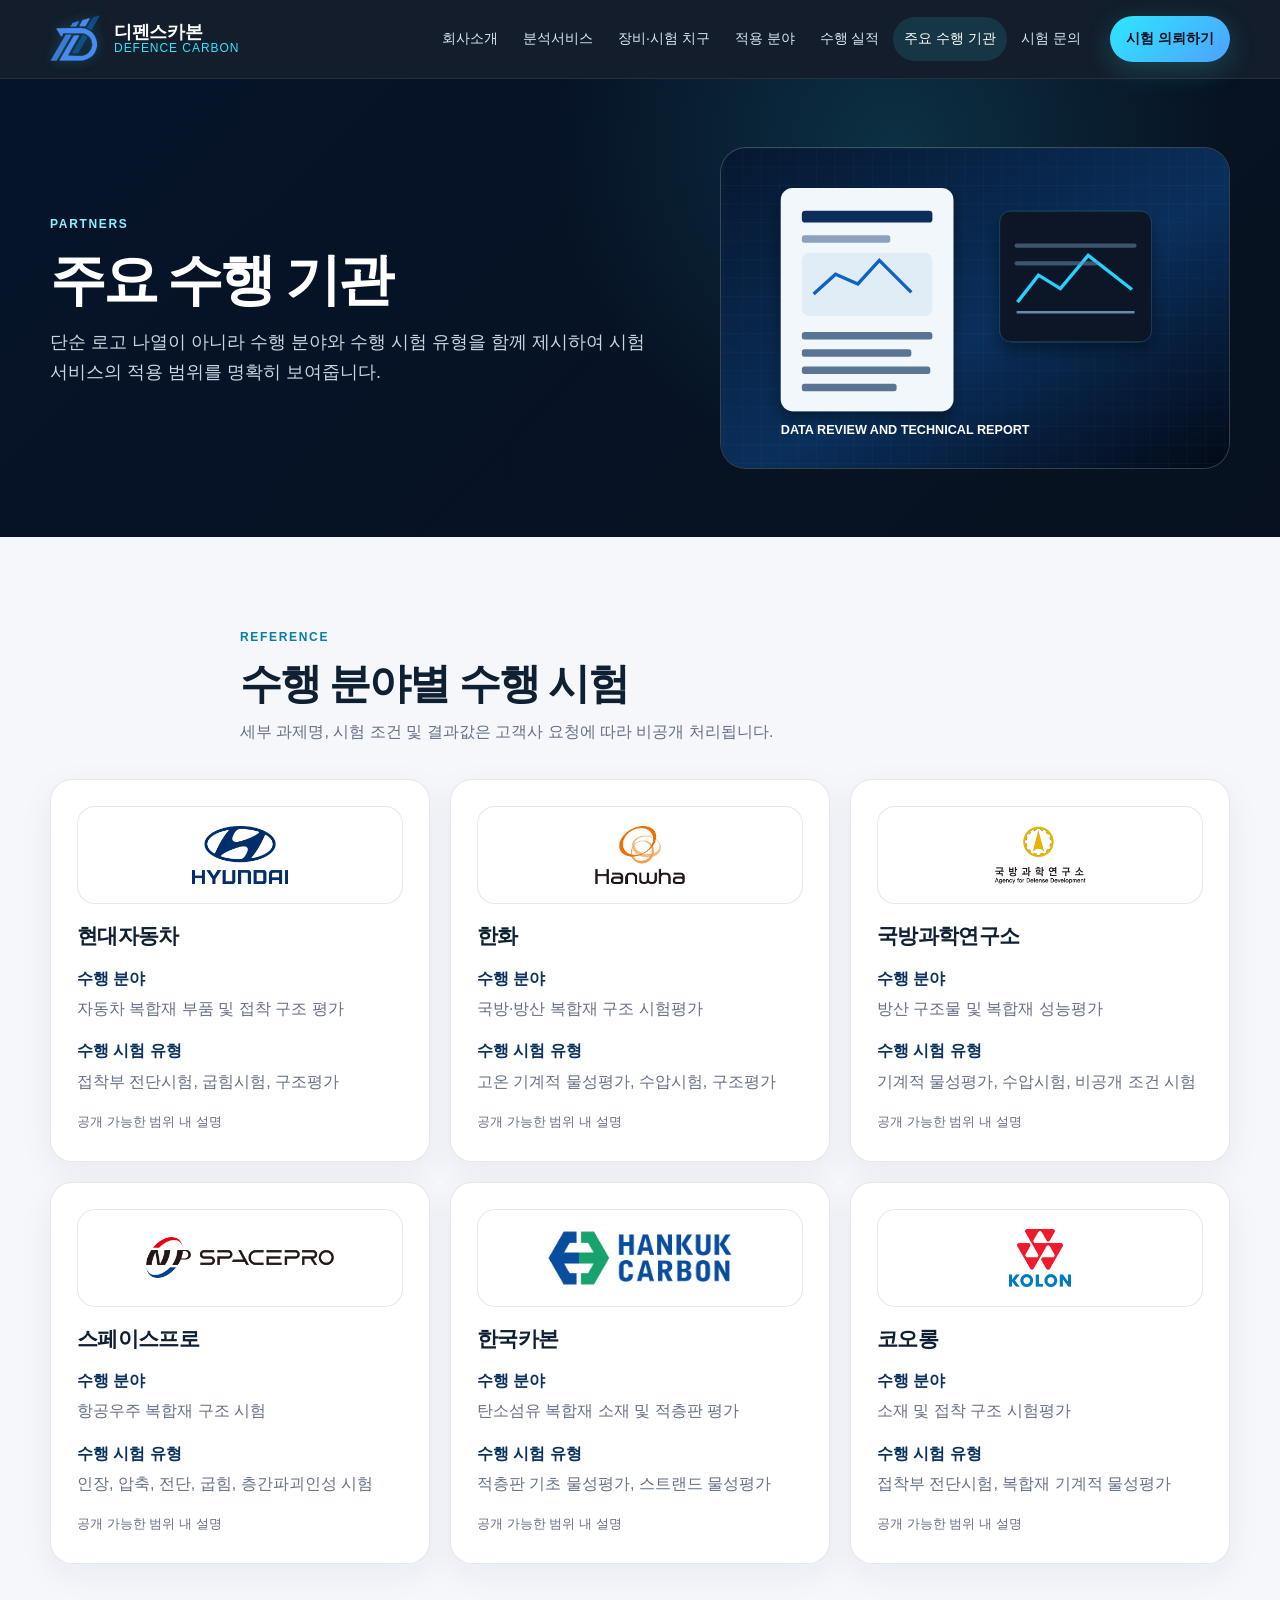
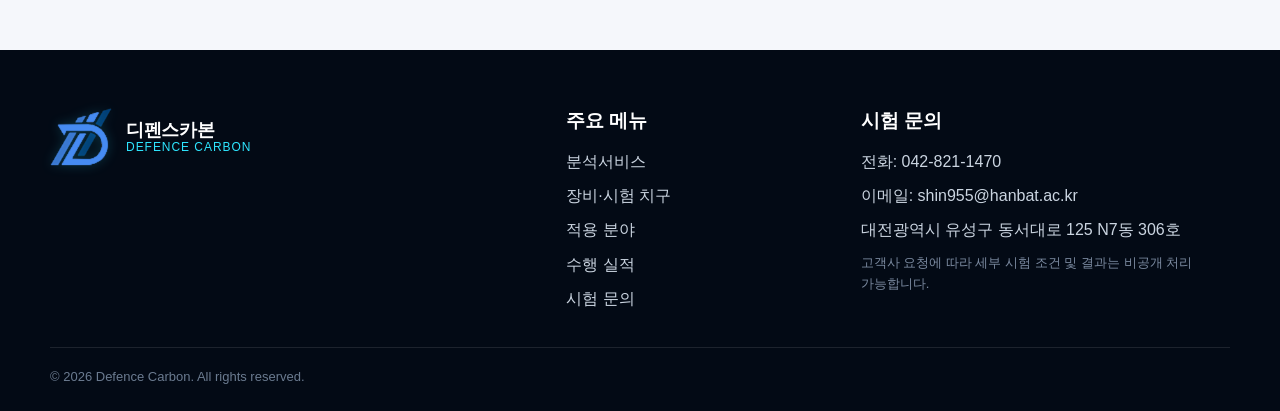
<file: partners.html>
<!DOCTYPE html>
<html lang="ko">
<head>
<meta charset="utf-8" />
<meta name="viewport" content="width=device-width, initial-scale=1.0" />
<title>주요 수행 기관 | 디펜스카본</title>
<meta name="description" content="수행 이력 기반 주요 기관과 수행 시험 유형을 공개 가능한 범위에서 안내합니다." />
<meta name="theme-color" content="#06142a" />
<meta property="og:type" content="website" />
<meta property="og:site_name" content="Defence Carbon" />
<meta property="og:title" content="주요 수행 기관 | 디펜스카본" />
<meta property="og:description" content="수행 이력 기반 주요 기관과 수행 시험 유형을 공개 가능한 범위에서 안내합니다." />
<meta property="og:image" content="https://defencecarbon.co.kr/images/og-cover.svg" />
<link rel="canonical" href="https://defencecarbon.co.kr/partners.html" />
<link rel="stylesheet" href="style.css" />
<script defer src="script.js"></script>
</head>
<body data-page="partners" class="">
<a class="skip-link" href="#main-content">본문 바로가기</a>
<header class="site-header">
  <div class="container nav">
    <a class="brand" href="index.html" aria-label="디펜스카본 홈으로 이동">
      <img class="brand-logo" src="images/logo-visible.png" alt="디펜스카본 로고" width="54" height="54" />
      <span class="brand-name"><strong>디펜스카본</strong><em>Defence Carbon</em></span>
    </a>
    <button class="nav-toggle" type="button" aria-label="메뉴 열기" aria-expanded="false"><span></span><span></span><span></span></button>
    <nav class="main-nav" aria-label="주 메뉴">
      <ul>
        <li><a data-page="about" href="about.html">회사소개</a></li>
        <li><a data-page="request" href="request.html">분석서비스</a></li>
        <li><a data-page="equipment" href="equipment.html">장비·시험 치구</a></li>
        <li><a data-page="fields" href="fields.html">적용 분야</a></li>
        <li><a data-page="projects" href="projects.html">수행 실적</a></li>
        <li><a data-page="partners" href="partners.html">주요 수행 기관</a></li>
        <li><a data-page="contact" href="contact.html">시험 문의</a></li>
      </ul>
    </nav>
    <a class="nav-cta" href="contact.html">시험 의뢰하기</a>
  </div>
</header>
<main id="main-content">
<section class="page-hero"><div class="container page-hero-grid"><div><span class="eyebrow light">Partners</span><h1>주요 수행 기관</h1><p>단순 로고 나열이 아니라 수행 분야와 수행 시험 유형을 함께 제시하여 시험 서비스의 적용 범위를 명확히 보여줍니다.</p></div><figure><img src="images/visual-report.svg" alt="주요 수행 기관과 시험 결과보고 대표 이미지" width="720" height="420" /></figure></div></section>
<section class="section"><div class="container section-head"><span class="eyebrow">Reference</span><h2>수행 분야별 수행 시험</h2><p>세부 과제명, 시험 조건 및 결과값은 고객사 요청에 따라 비공개 처리됩니다.</p></div><div class="container partner-grid"><article class="partner-card"><figure><img src="images/partner-hyundai.png" alt="현대자동차 로고 또는 기관 표시" width="220" height="80" loading="lazy" decoding="async" /></figure><h3>현대자동차</h3><strong>수행 분야</strong><p>자동차 복합재 부품 및 접착 구조 평가</p><strong>수행 시험 유형</strong><p>접착부 전단시험, 굽힘시험, 구조평가</p><small>공개 가능한 범위 내 설명</small></article>
<article class="partner-card"><figure><img src="images/partner-hanwha.png" alt="한화 로고 또는 기관 표시" width="220" height="80" loading="lazy" decoding="async" /></figure><h3>한화</h3><strong>수행 분야</strong><p>국방·방산 복합재 구조 시험평가</p><strong>수행 시험 유형</strong><p>고온 기계적 물성평가, 수압시험, 구조평가</p><small>공개 가능한 범위 내 설명</small></article>
<article class="partner-card"><figure><img src="images/partner-add.png" alt="국방과학연구소 로고 또는 기관 표시" width="220" height="80" loading="lazy" decoding="async" /></figure><h3>국방과학연구소</h3><strong>수행 분야</strong><p>방산 구조물 및 복합재 성능평가</p><strong>수행 시험 유형</strong><p>기계적 물성평가, 수압시험, 비공개 조건 시험</p><small>공개 가능한 범위 내 설명</small></article>
<article class="partner-card"><figure><img src="images/partner-spacepro.png" alt="스페이스프로 로고 또는 기관 표시" width="220" height="80" loading="lazy" decoding="async" /></figure><h3>스페이스프로</h3><strong>수행 분야</strong><p>항공우주 복합재 구조 시험</p><strong>수행 시험 유형</strong><p>인장, 압축, 전단, 굽힘, 층간파괴인성 시험</p><small>공개 가능한 범위 내 설명</small></article>
<article class="partner-card"><figure><img src="images/partner-hcarbon.png" alt="한국카본 로고 또는 기관 표시" width="220" height="80" loading="lazy" decoding="async" /></figure><h3>한국카본</h3><strong>수행 분야</strong><p>탄소섬유 복합재 소재 및 적층판 평가</p><strong>수행 시험 유형</strong><p>적층판 기초 물성평가, 스트랜드 물성평가</p><small>공개 가능한 범위 내 설명</small></article>
<article class="partner-card"><figure><img src="images/partner-kolon.png" alt="코오롱 로고 또는 기관 표시" width="220" height="80" loading="lazy" decoding="async" /></figure><h3>코오롱</h3><strong>수행 분야</strong><p>소재 및 접착 구조 시험평가</p><strong>수행 시험 유형</strong><p>접착부 전단시험, 복합재 기계적 물성평가</p><small>공개 가능한 범위 내 설명</small></article></div></section>
</main>
<footer class="footer">
  <div class="container footer-grid">
    <div>
      <a class="brand footer-brand" href="index.html"><img class="brand-logo" src="images/logo-visible.png" alt="디펜스카본 로고" width="54" height="54" /><span class="brand-name"><strong>디펜스카본</strong><em>Defence Carbon</em></span></a>
      
    </div>
    <div><h3>주요 메뉴</h3><ul class="footer-links"><li><a href="request.html#analysis-services">분석서비스</a></li><li><a href="equipment.html">장비·시험 치구</a></li><li><a href="fields.html">적용 분야</a></li><li><a href="projects.html">수행 실적</a></li><li><a href="contact.html">시험 문의</a></li></ul></div>
    <div><h3>시험 문의</h3><ul class="footer-links"><li><a href="tel:0428211470">전화: 042-821-1470</a></li><li><a href="mailto:shin955@hanbat.ac.kr">이메일: shin955@hanbat.ac.kr</a></li><li>대전광역시 유성구 동서대로 125 N7동 306호</li><li class="muted-small">고객사 요청에 따라 세부 시험 조건 및 결과는 비공개 처리 가능합니다.</li></ul></div>
  </div>
  <div class="container copyright">© <span data-current-year></span> Defence Carbon. All rights reserved.</div>
</footer>
</body>
</html>
</file>
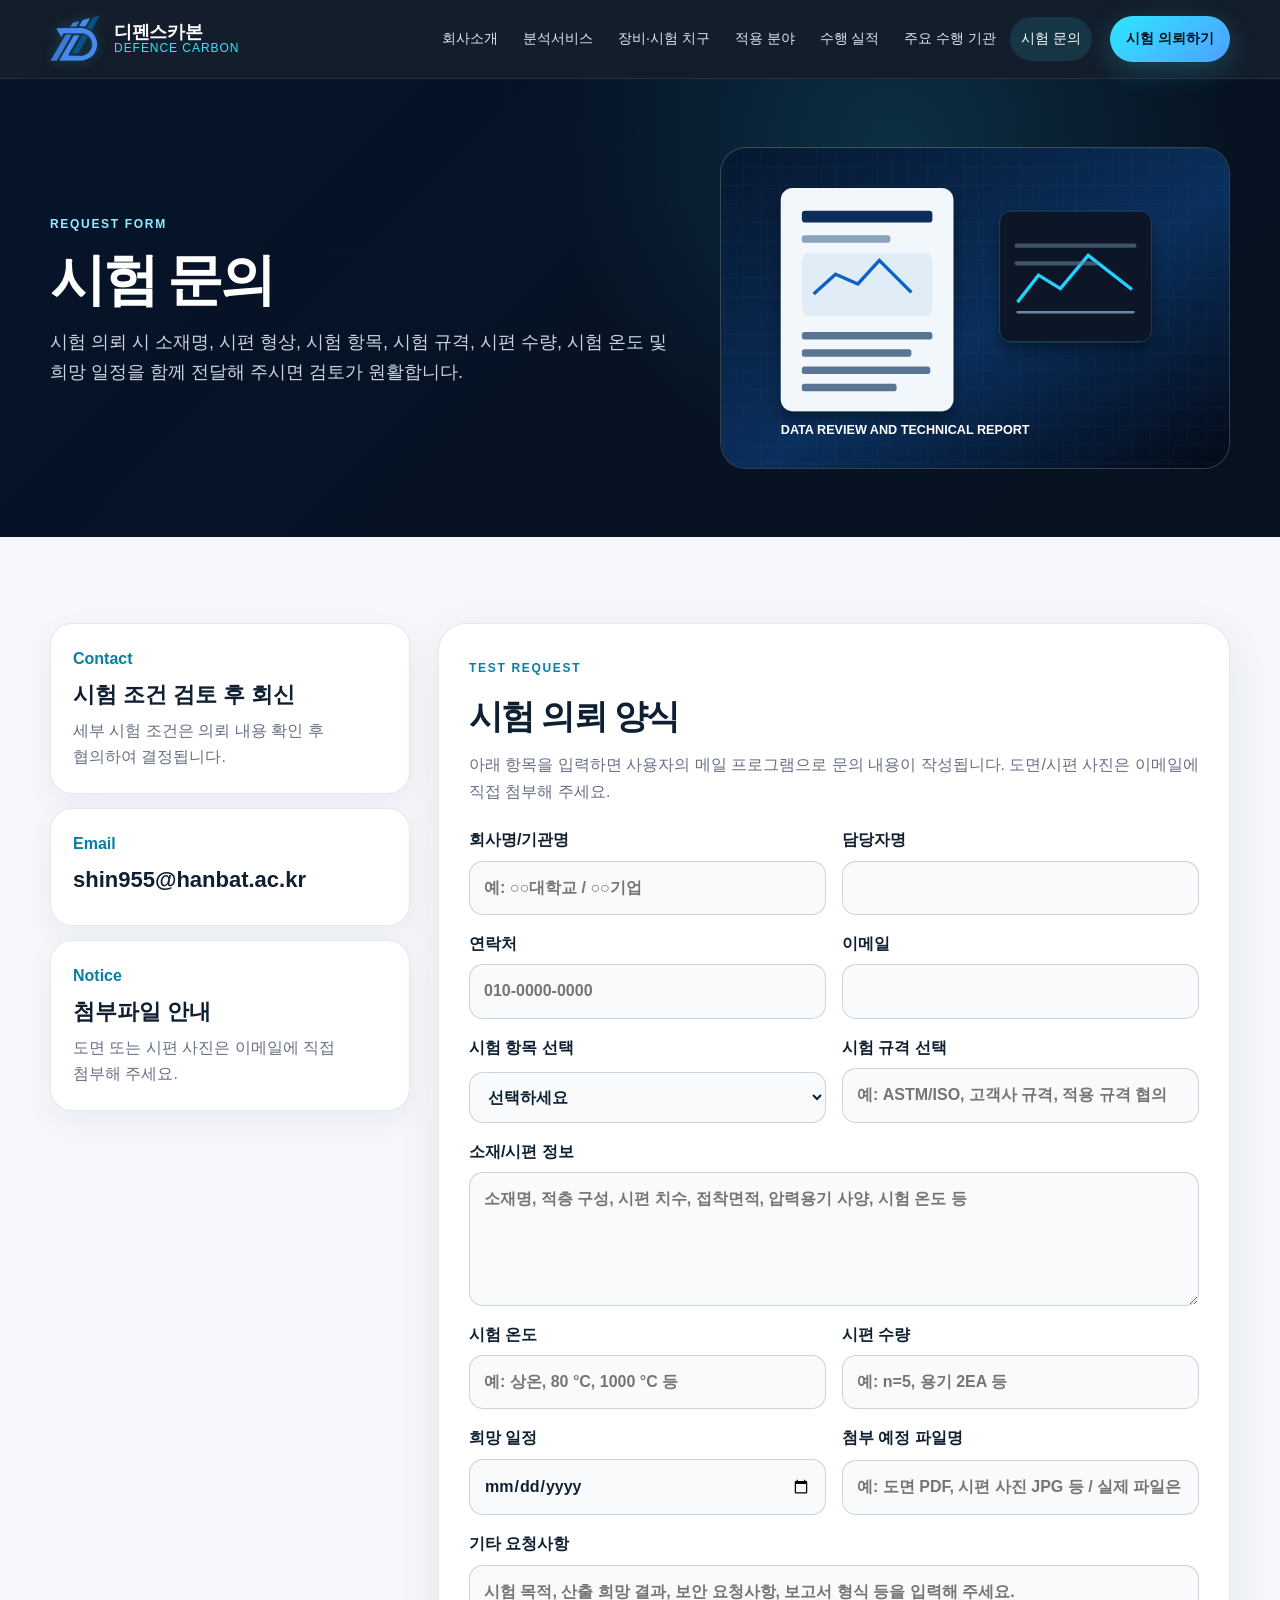
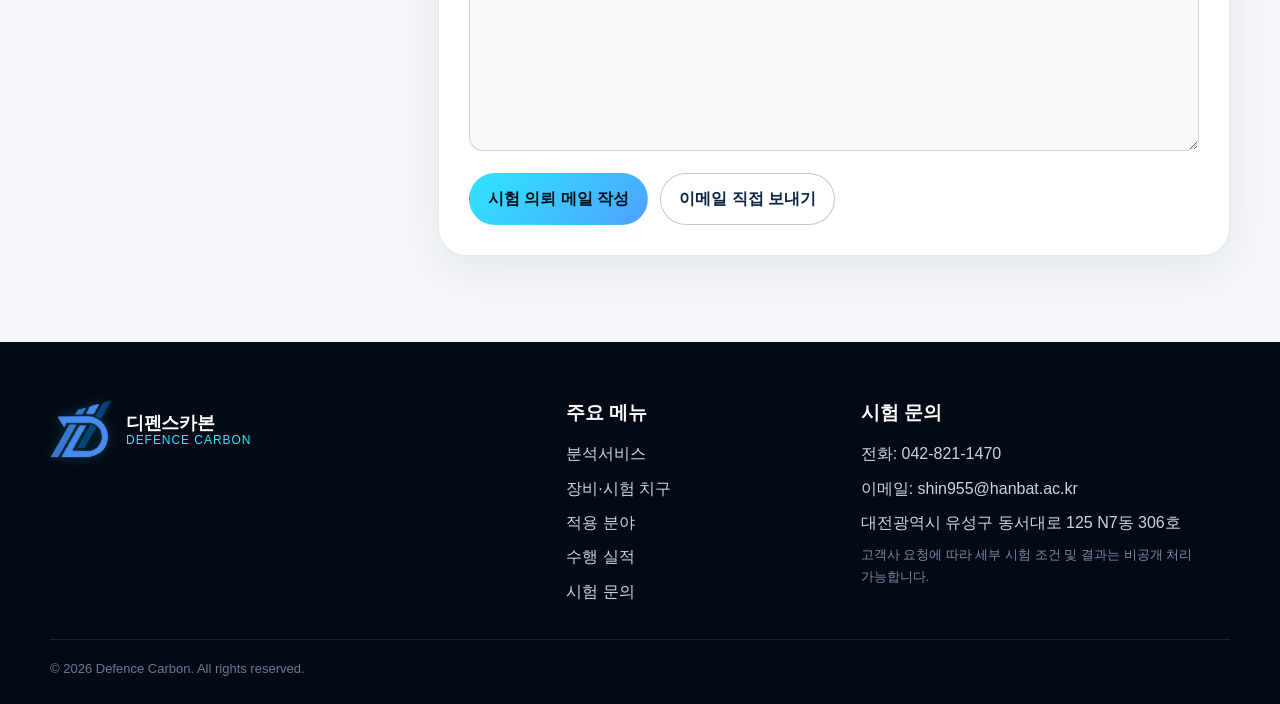
<file: procedure.html>
<!DOCTYPE html><html lang="ko"><head><meta charset="utf-8"><meta name="viewport" content="width=device-width, initial-scale=1.0"><meta http-equiv="refresh" content="0; url=contact.html"><title>페이지 이동 | 디펜스카본</title><link rel="canonical" href="https://defencecarbon.co.kr/contact.html"></head><body><p>페이지가 이동되었습니다. <a href="contact.html">이동하기</a></p></body></html>
</file>
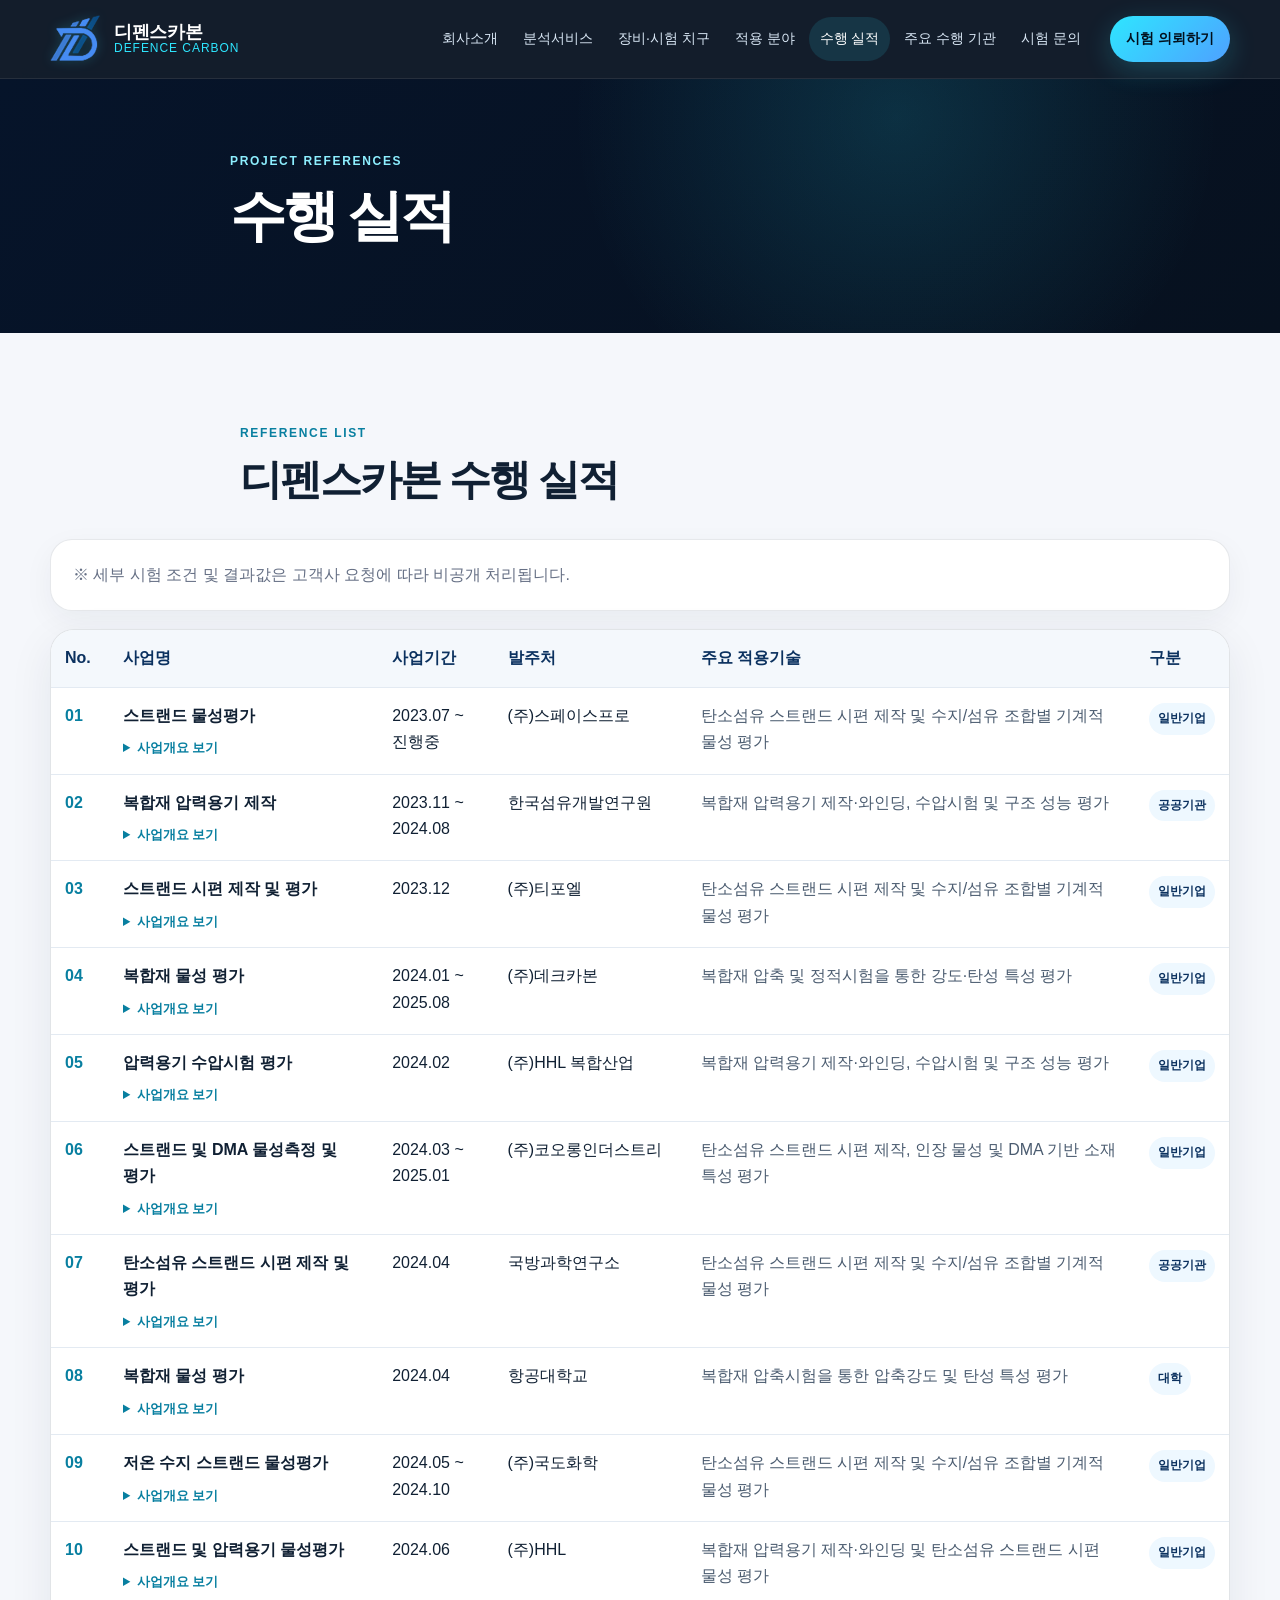
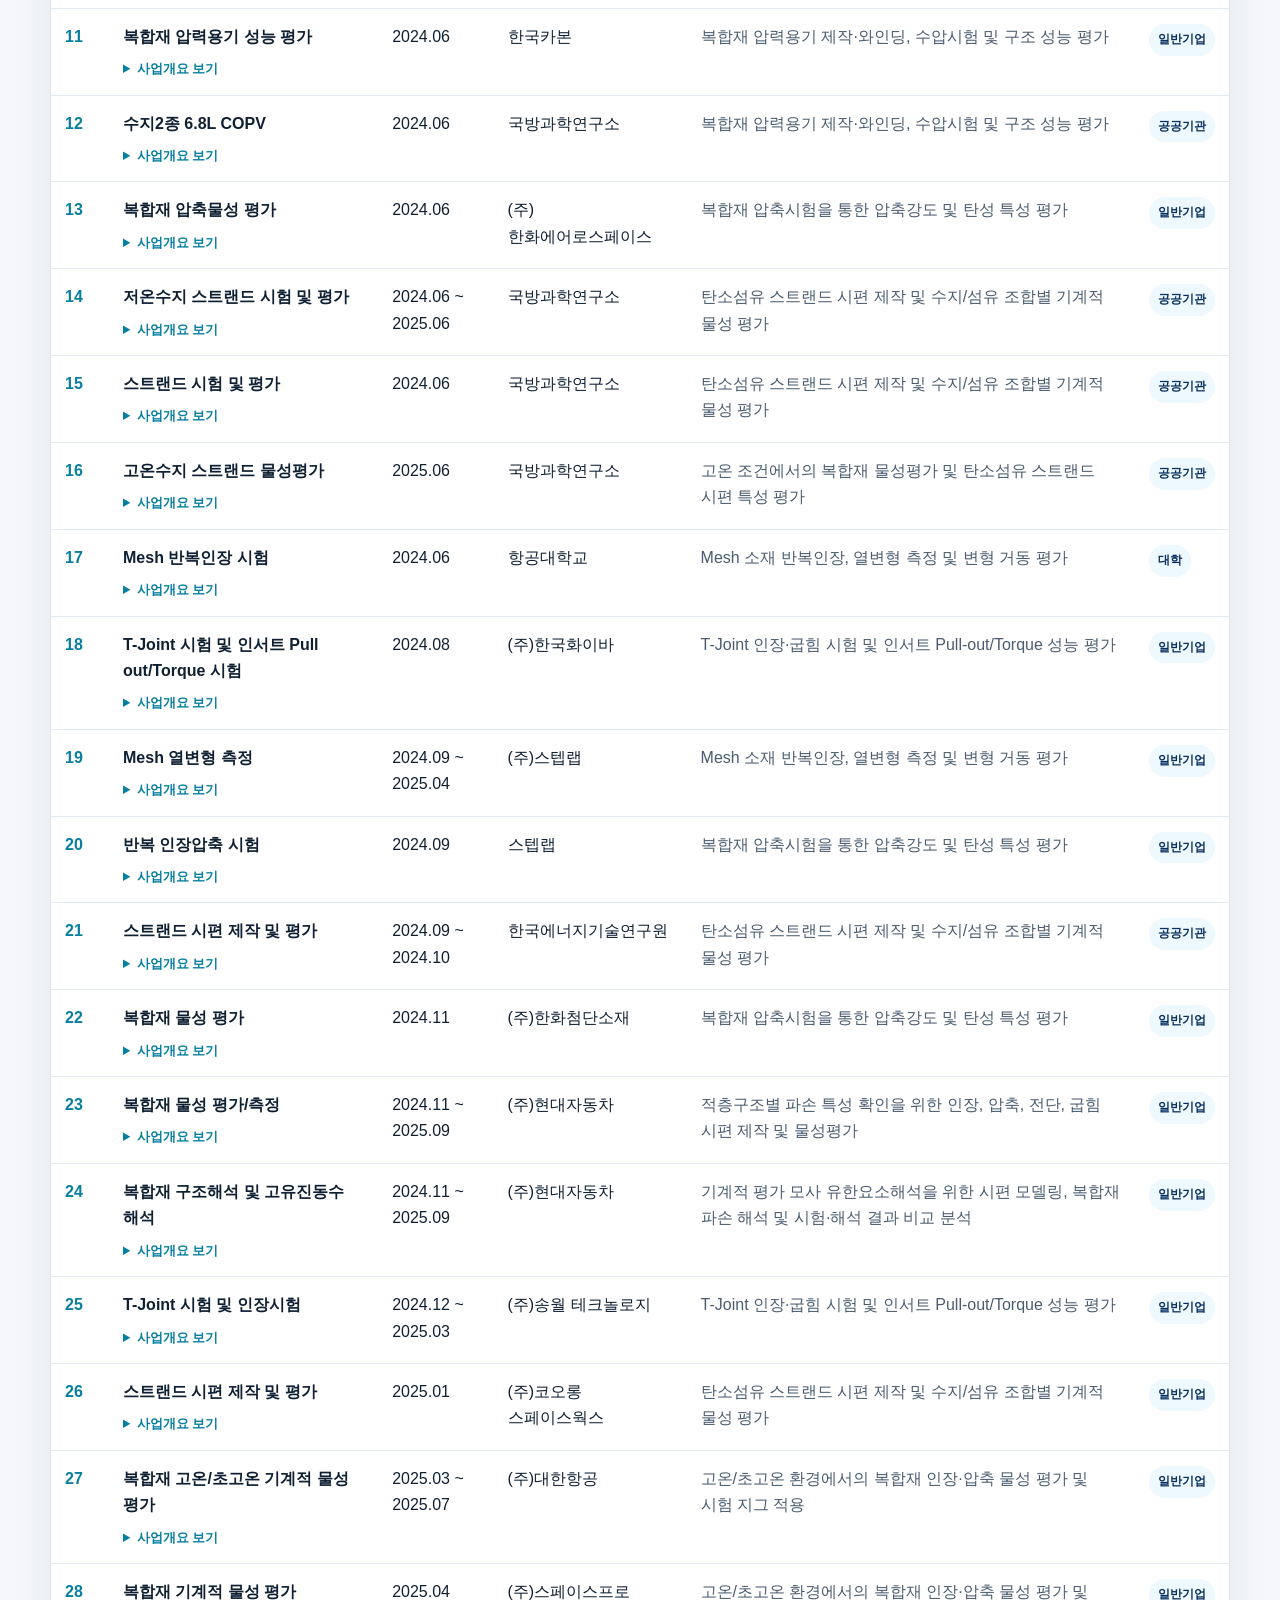
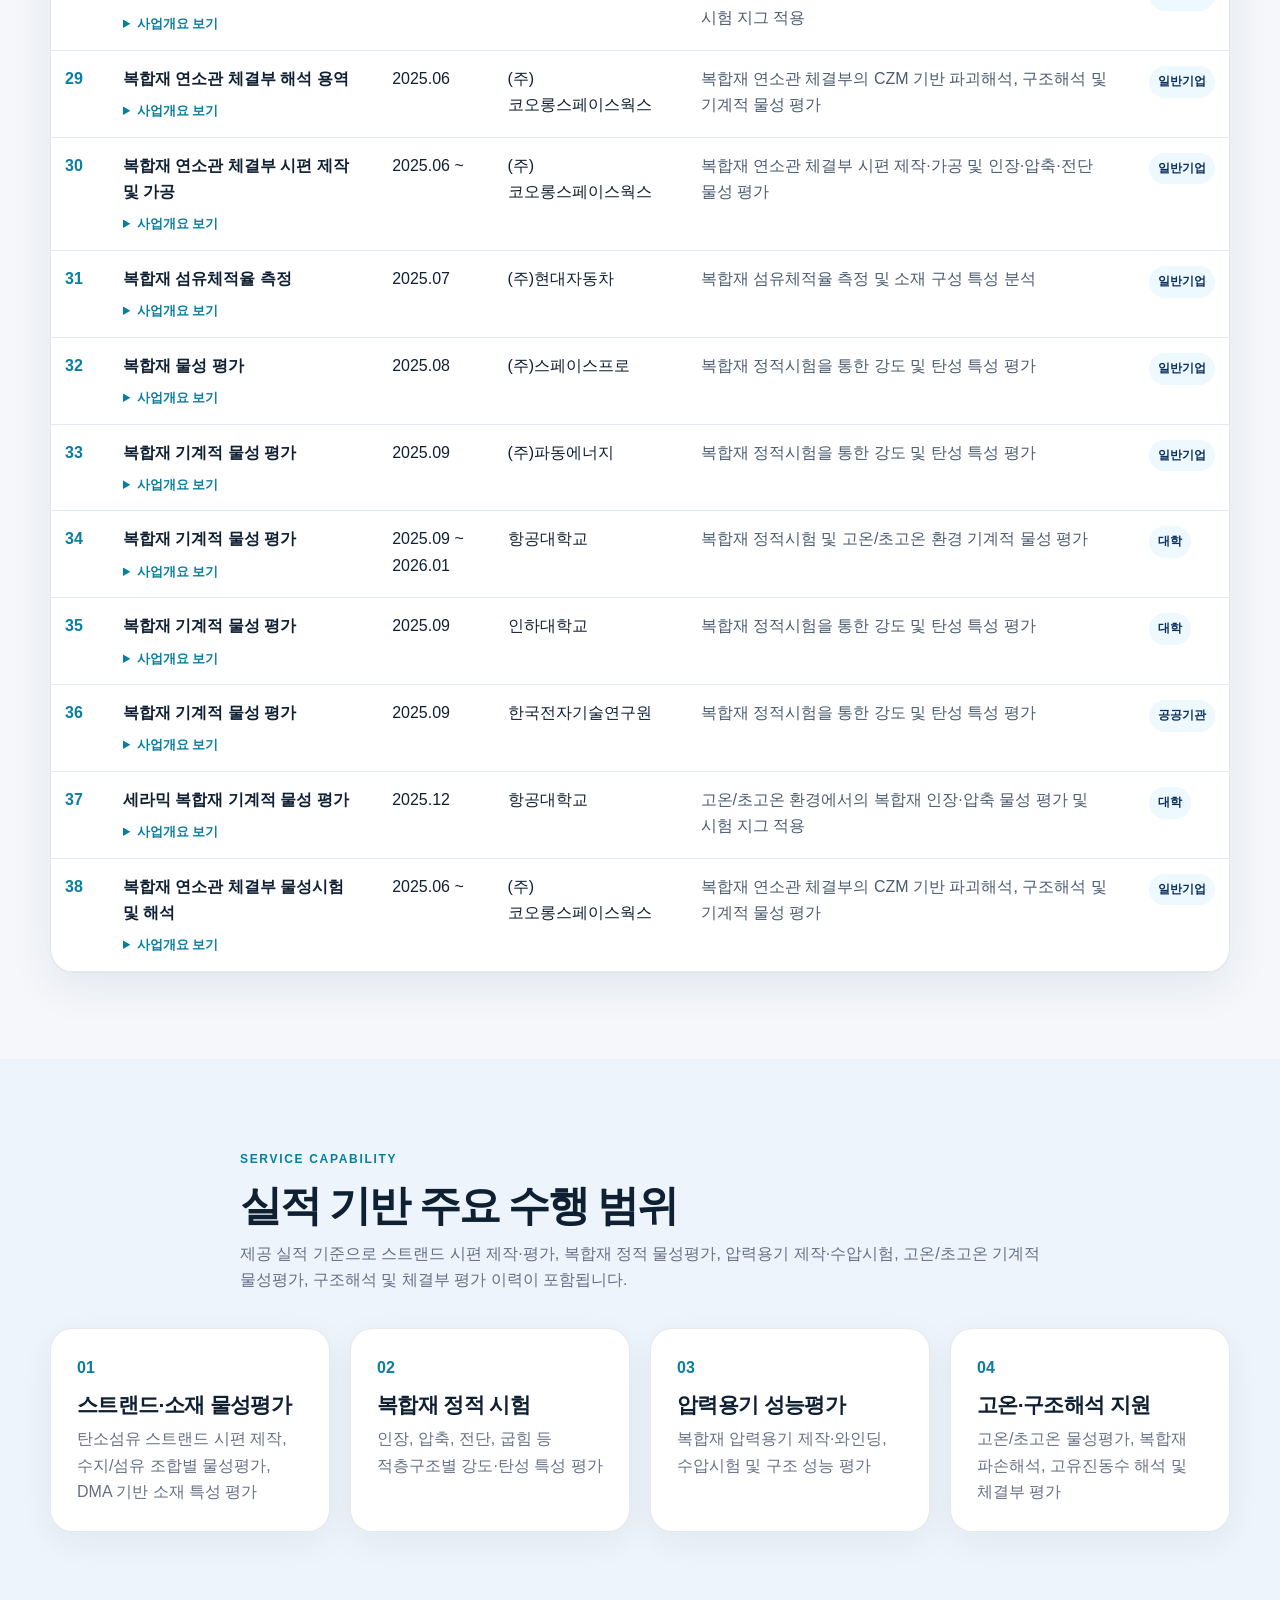
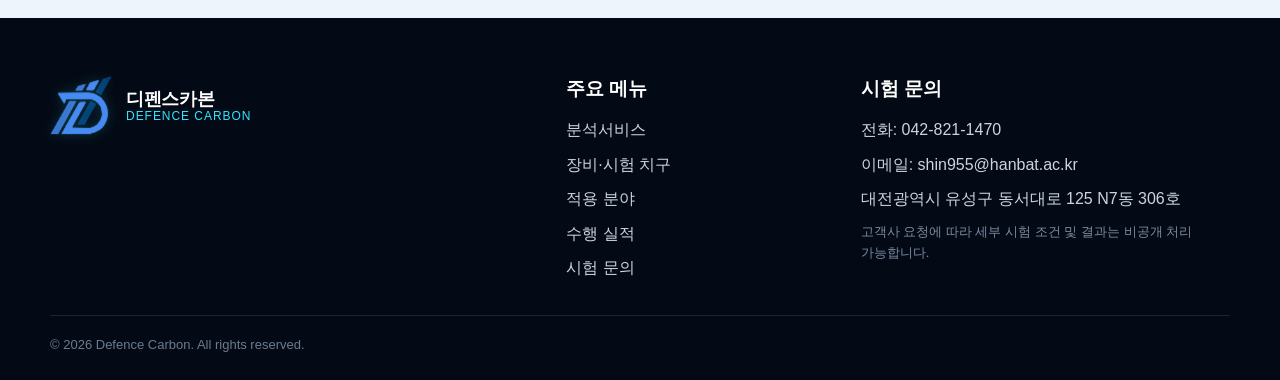
<file: projects.html>
<!DOCTYPE html>

<html lang="ko">
<head>
<meta charset="utf-8"/>
<meta content="width=device-width, initial-scale=1.0" name="viewport"/>
<title>수행 실적 | 디펜스카본</title>
<meta content="2026년 6월 기준 디펜스카본의 복합재 시험평가, 압력용기, 스트랜드 물성평가, 고온시험 및 구조해석 수행 실적을 안내합니다." name="description"/>
<meta content="#06142a" name="theme-color"/>
<meta content="website" property="og:type"/>
<meta content="Defence Carbon" property="og:site_name"/>
<meta content="수행 실적 | 디펜스카본" property="og:title"/>
<meta content="2026년 6월 기준 디펜스카본의 복합재 시험평가, 압력용기, 스트랜드 물성평가, 고온시험 및 구조해석 수행 실적을 안내합니다." property="og:description"/>
<meta content="https://defencecarbon.co.kr/images/og-cover.svg" property="og:image"/>
<link href="https://defencecarbon.co.kr/projects.html" rel="canonical"/>
<link href="style.css" rel="stylesheet"/>
<script defer="" src="script.js"></script>
</head>
<body class="" data-page="projects">
<a class="skip-link" href="#main-content">본문 바로가기</a>
<header class="site-header">
<div class="container nav">
<a aria-label="디펜스카본 홈으로 이동" class="brand" href="index.html">
<img alt="디펜스카본 로고" class="brand-logo" height="54" src="images/logo-visible.png" width="54"/>
<span class="brand-name"><strong>디펜스카본</strong><em>Defence Carbon</em></span>
</a>
<button aria-expanded="false" aria-label="메뉴 열기" class="nav-toggle" type="button"><span></span><span></span><span></span></button>
<nav aria-label="주 메뉴" class="main-nav">
<ul>
<li><a data-page="about" href="about.html">회사소개</a></li>
<li><a data-page="request" href="request.html">분석서비스</a></li>
<li><a data-page="equipment" href="equipment.html">장비·시험 치구</a></li>
<li><a data-page="fields" href="fields.html">적용 분야</a></li>
<li><a data-page="projects" href="projects.html">수행 실적</a></li>
<li><a data-page="partners" href="partners.html">주요 수행 기관</a></li>
<li><a data-page="contact" href="contact.html">시험 문의</a></li>
</ul>
</nav>
<a class="nav-cta" href="contact.html">시험 의뢰하기</a>
</div>
</header>
<main id="main-content">
<section class="page-hero">
<div class="container page-hero-grid single">
<div><span class="eyebrow light">Project References</span><h1>수행 실적</h1><p></p></div>
</div>
</section>
<section class="section">
<div class="container section-head"><span class="eyebrow">Reference List</span><h2>디펜스카본 수행 실적</h2></div>
<div class="container static-note" style="margin-bottom:18px"><p>※ 세부 시험 조건 및 결과값은 고객사 요청에 따라 비공개 처리됩니다.</p></div>
<div class="container reference-table-wrap">
<table class="reference-table">
<thead><tr><th>No.</th><th>사업명</th><th>사업기간</th><th>발주처</th><th>주요 적용기술</th><th>구분</th></tr></thead>
<tbody>
<tr>
<td class="ref-no">01</td>
<td><strong>스트랜드 물성평가</strong><details><summary>사업개요 보기</summary><p>탄소섬유 스트랜드 시편을 제작하고 수지 또는 섬유 조합에 따른 물성을 평가하여 소재 특성 분석과 적용성 검토를 위한 데이터를 확보하는 것을 목표로 함.</p></details></td>
<td>2023.07 ~ 진행중</td>
<td>(주)스페이스프로</td>
<td>탄소섬유 스트랜드 시편 제작 및 수지/섬유 조합별 기계적 물성 평가</td>
<td><span class="ref-badge">일반기업</span></td>
</tr>
<tr>
<td class="ref-no">02</td>
<td><strong>복합재 압력용기 제작</strong><details><summary>사업개요 보기</summary><p>수압시험 또는 성능평가를 수행할 수 있도록 복합재 압력용기의 제작을 수행함.</p></details></td>
<td>2023.11 ~ 2024.08</td>
<td>한국섬유개발연구원</td>
<td>복합재 압력용기 제작·와인딩, 수압시험 및 구조 성능 평가</td>
<td><span class="ref-badge">공공기관</span></td>
</tr>
<tr>
<td class="ref-no">03</td>
<td><strong>스트랜드 시편 제작 및 평가</strong><details><summary>사업개요 보기</summary><p>탄소섬유 스트랜드 시편을 제작하고 수지 또는 섬유 조합에 따른 물성을 평가하여 소재 특성 분석과 적용성 검토를 위한 데이터를 확보하는 것을 목표로 함.</p></details></td>
<td>2023.12</td>
<td>(주)티포엘</td>
<td>탄소섬유 스트랜드 시편 제작 및 수지/섬유 조합별 기계적 물성 평가</td>
<td><span class="ref-badge">일반기업</span></td>
</tr>
<tr>
<td class="ref-no">04</td>
<td><strong>복합재 물성 평가</strong><details><summary>사업개요 보기</summary><p>복합재 시편의 기계적 물성을 평가하여 소재 특성, 구조 적용 가능성 및 시험 조건별 성능 검토를 위한 데이터를 확보하는 것을 목표로 함.</p></details></td>
<td>2024.01 ~ 2025.08</td>
<td>(주)데크카본</td>
<td>복합재 압축 및 정적시험을 통한 강도·탄성 특성 평가</td>
<td><span class="ref-badge">일반기업</span></td>
</tr>
<tr>
<td class="ref-no">05</td>
<td><strong>압력용기 수압시험 평가</strong><details><summary>사업개요 보기</summary><p>복합재 압력용기의 제작, 수압시험 또는 성능평가를 통해 구조 건전성과 적용 가능성을 검토하고 성능 검증 데이터를 확보하는 것을 목표로 함.</p></details></td>
<td>2024.02</td>
<td>(주)HHL 복합산업</td>
<td>복합재 압력용기 제작·와인딩, 수압시험 및 구조 성능 평가</td>
<td><span class="ref-badge">일반기업</span></td>
</tr>
<tr>
<td class="ref-no">06</td>
<td><strong>스트랜드 및 DMA 물성측정 및 평가</strong><details><summary>사업개요 보기</summary><p>탄소섬유 스트랜드 시편을 제작하고 수지 또는 섬유 조합에 따른 물성을 평가하여 소재 특성 분석과 적용성 검토를 위한 데이터를 확보하는 것을 목표로 함.</p></details></td>
<td>2024.03 ~ 2025.01</td>
<td>(주)코오롱인더스트리</td>
<td>탄소섬유 스트랜드 시편 제작, 인장 물성 및 DMA 기반 소재 특성 평가</td>
<td><span class="ref-badge">일반기업</span></td>
</tr>
<tr>
<td class="ref-no">07</td>
<td><strong>탄소섬유 스트랜드 시편 제작 및 평가</strong><details><summary>사업개요 보기</summary><p>탄소섬유 스트랜드 시편을 제작하고 수지 또는 섬유 조합에 따른 물성을 평가하여 소재 특성 분석과 적용성 검토를 위한 데이터를 확보하는 것을 목표로 함.</p></details></td>
<td>2024.04</td>
<td>국방과학연구소</td>
<td>탄소섬유 스트랜드 시편 제작 및 수지/섬유 조합별 기계적 물성 평가</td>
<td><span class="ref-badge">공공기관</span></td>
</tr>
<tr>
<td class="ref-no">08</td>
<td><strong>복합재 물성 평가</strong><details><summary>사업개요 보기</summary><p>복합재 시편의 기계적 물성을 평가하여 소재 특성, 구조 적용 가능성 및 시험 조건별 성능 검토를 위한 데이터를 확보하는 것을 목표로 함.</p></details></td>
<td>2024.04</td>
<td>항공대학교</td>
<td>복합재 압축시험을 통한 압축강도 및 탄성 특성 평가</td>
<td><span class="ref-badge">대학</span></td>
</tr>
<tr>
<td class="ref-no">09</td>
<td><strong>저온 수지 스트랜드 물성평가</strong><details><summary>사업개요 보기</summary><p>탄소섬유 스트랜드 시편을 제작하고 수지 또는 섬유 조합에 따른 물성을 평가하여 소재 특성 분석과 적용성 검토를 위한 데이터를 확보하는 것을 목표로 함.</p></details></td>
<td>2024.05 ~ 2024.10</td>
<td>(주)국도화학</td>
<td>탄소섬유 스트랜드 시편 제작 및 수지/섬유 조합별 기계적 물성 평가</td>
<td><span class="ref-badge">일반기업</span></td>
</tr>
<tr>
<td class="ref-no">10</td>
<td><strong>스트랜드 및 압력용기 물성평가</strong><details><summary>사업개요 보기</summary><p>복합재 압력용기의 제작, 수압시험 또는 성능평가를 통해 구조 건전성과 적용 가능성을 검토하고 성능 검증 데이터를 확보하는 것을 목표로 함.</p></details></td>
<td>2024.06</td>
<td>(주)HHL</td>
<td>복합재 압력용기 제작·와인딩 및 탄소섬유 스트랜드 시편 물성 평가</td>
<td><span class="ref-badge">일반기업</span></td>
</tr>
<tr>
<td class="ref-no">11</td>
<td><strong>복합재 압력용기 성능 평가</strong><details><summary>사업개요 보기</summary><p>복합재 압력용기의 제작, 수압시험 또는 성능평가를 통해 구조 건전성과 적용 가능성을 검토하고 성능 검증 데이터를 확보하는 것을 목표로 함.</p></details></td>
<td>2024.06</td>
<td>한국카본</td>
<td>복합재 압력용기 제작·와인딩, 수압시험 및 구조 성능 평가</td>
<td><span class="ref-badge">일반기업</span></td>
</tr>
<tr>
<td class="ref-no">12</td>
<td><strong>수지2종 6.8L COPV</strong><details><summary>사업개요 보기</summary><p>복합재 압력용기의 제작, 수압시험 또는 성능평가를 통해 구조 건전성과 적용 가능성을 검토하고 성능 검증 데이터를 확보하는 것을 목표로 함.</p></details></td>
<td>2024.06</td>
<td>국방과학연구소</td>
<td>복합재 압력용기 제작·와인딩, 수압시험 및 구조 성능 평가</td>
<td><span class="ref-badge">공공기관</span></td>
</tr>
<tr>
<td class="ref-no">13</td>
<td><strong>복합재 압축물성 평가</strong><details><summary>사업개요 보기</summary><p>복합재 시편의 압축 물성을 평가하여 압축하중 조건에서의 강도 특성과 구조 적용 가능성을 검토하는 것을 목표로 함.</p></details></td>
<td>2024.06</td>
<td>(주)한화에어로스페이스</td>
<td>복합재 압축시험을 통한 압축강도 및 탄성 특성 평가</td>
<td><span class="ref-badge">일반기업</span></td>
</tr>
<tr>
<td class="ref-no">14</td>
<td><strong>저온수지 스트랜드 시험 및 평가</strong><details><summary>사업개요 보기</summary><p>탄소섬유 스트랜드 시편을 제작하고 수지 또는 섬유 조합에 따른 물성을 평가하여 소재 특성 분석과 적용성 검토를 위한 데이터를 확보하는 것을 목표로 함.</p></details></td>
<td>2024.06 ~ 2025.06</td>
<td>국방과학연구소</td>
<td>탄소섬유 스트랜드 시편 제작 및 수지/섬유 조합별 기계적 물성 평가</td>
<td><span class="ref-badge">공공기관</span></td>
</tr>
<tr>
<td class="ref-no">15</td>
<td><strong>스트랜드 시험 및 평가</strong><details><summary>사업개요 보기</summary><p>탄소섬유 스트랜드 시편을 제작하고 수지 또는 섬유 조합에 따른 물성을 평가하여 소재 특성 분석과 적용성 검토를 위한 데이터를 확보하는 것을 목표로 함.</p></details></td>
<td>2024.06</td>
<td>국방과학연구소</td>
<td>탄소섬유 스트랜드 시편 제작 및 수지/섬유 조합별 기계적 물성 평가</td>
<td><span class="ref-badge">공공기관</span></td>
</tr>
<tr>
<td class="ref-no">16</td>
<td><strong>고온수지 스트랜드 물성평가</strong><details><summary>사업개요 보기</summary><p>고온 또는 초고온 환경에서 복합재 시편의 기계적 물성을 평가하여 고온 적용 가능성과 시험 조건별 성능 데이터를 확보하는 것을 목표로 함.</p></details></td>
<td>2025.06</td>
<td>국방과학연구소</td>
<td>고온 조건에서의 복합재 물성평가 및 탄소섬유 스트랜드 시편 특성 평가</td>
<td><span class="ref-badge">공공기관</span></td>
</tr>
<tr>
<td class="ref-no">17</td>
<td><strong>Mesh 반복인장 시험</strong><details><summary>사업개요 보기</summary><p>Mesh 소재의 반복인장 또는 열변형 특성을 평가하여 하중·열 환경에서의 변형 거동과 적용 가능성을 검토하는 것을 목표로 함.</p></details></td>
<td>2024.06</td>
<td>항공대학교</td>
<td>Mesh 소재 반복인장, 열변형 측정 및 변형 거동 평가</td>
<td><span class="ref-badge">대학</span></td>
</tr>
<tr>
<td class="ref-no">18</td>
<td><strong>T-Joint 시험 및 인서트 Pull out/Torque 시험</strong><details><summary>사업개요 보기</summary><p>T-Joint 및 인서트 체결부 시편의 인장, 굽힘, Pull-out 및 Torque 특성을 평가하여 체결 구조의 성능 검증 데이터를 확보하는 것을 목표로 함.</p></details></td>
<td>2024.08</td>
<td>(주)한국화이바</td>
<td>T-Joint 인장·굽힘 시험 및 인서트 Pull-out/Torque 성능 평가</td>
<td><span class="ref-badge">일반기업</span></td>
</tr>
<tr>
<td class="ref-no">19</td>
<td><strong>Mesh 열변형 측정</strong><details><summary>사업개요 보기</summary><p>Mesh 소재의 반복인장 또는 열변형 특성을 평가하여 하중·열 환경에서의 변형 거동과 적용 가능성을 검토하는 것을 목표로 함.</p></details></td>
<td>2024.09 ~ 2025.04</td>
<td>(주)스텝랩</td>
<td>Mesh 소재 반복인장, 열변형 측정 및 변형 거동 평가</td>
<td><span class="ref-badge">일반기업</span></td>
</tr>
<tr>
<td class="ref-no">20</td>
<td><strong>반복 인장압축 시험</strong><details><summary>사업개요 보기</summary><p>복합재 시편의 압축 물성을 평가하여 압축하중 조건에서의 강도 특성과 구조 적용 가능성을 검토하는 것을 목표로 함.</p></details></td>
<td>2024.09</td>
<td>스텝랩</td>
<td>복합재 압축시험을 통한 압축강도 및 탄성 특성 평가</td>
<td><span class="ref-badge">일반기업</span></td>
</tr>
<tr>
<td class="ref-no">21</td>
<td><strong>스트랜드 시편 제작 및 평가</strong><details><summary>사업개요 보기</summary><p>탄소섬유 스트랜드 시편을 제작하고 수지 또는 섬유 조합에 따른 물성을 평가하여 소재 특성 분석과 적용성 검토를 위한 데이터를 확보하는 것을 목표로 함.</p></details></td>
<td>2024.09 ~ 2024.10</td>
<td>한국에너지기술연구원</td>
<td>탄소섬유 스트랜드 시편 제작 및 수지/섬유 조합별 기계적 물성 평가</td>
<td><span class="ref-badge">공공기관</span></td>
</tr>
<tr>
<td class="ref-no">22</td>
<td><strong>복합재 물성 평가</strong><details><summary>사업개요 보기</summary><p>복합재 시편의 기계적 물성을 평가하여 소재 특성, 구조 적용 가능성 및 시험 조건별 성능 검토를 위한 데이터를 확보하는 것을 목표로 함.</p></details></td>
<td>2024.11</td>
<td>(주)한화첨단소재</td>
<td>복합재 압축시험을 통한 압축강도 및 탄성 특성 평가</td>
<td><span class="ref-badge">일반기업</span></td>
</tr>
<tr>
<td class="ref-no">23</td>
<td><strong>복합재 물성 평가/측정</strong><details><summary>사업개요 보기</summary><p>복합재 시편의 기계적 물성을 평가하여 소재 특성, 구조 적용 가능성 및 시험 조건별 성능 검토를 위한 데이터를 확보하는 것을 목표로 함.</p></details></td>
<td>2024.11 ~ 2025.09</td>
<td>(주)현대자동차</td>
<td>적층구조별 파손 특성 확인을 위한 인장, 압축, 전단, 굽힘 시편 제작 및 물성평가</td>
<td><span class="ref-badge">일반기업</span></td>
</tr>
<tr>
<td class="ref-no">24</td>
<td><strong>복합재 구조해석 및 고유진동수 해석</strong><details><summary>사업개요 보기</summary><p>복합재 구조물의 구조해석 및 고유진동수 해석을 수행하여 구조 거동과 진동 특성을 검토하고 설계 검증 자료를 확보하는 것을 목표로 함.</p></details></td>
<td>2024.11 ~ 2025.09</td>
<td>(주)현대자동차</td>
<td>기계적 평가 모사 유한요소해석을 위한 시편 모델링, 복합재 파손 해석 및 시험·해석 결과 비교 분석</td>
<td><span class="ref-badge">일반기업</span></td>
</tr>
<tr>
<td class="ref-no">25</td>
<td><strong>T-Joint 시험 및 인장시험</strong><details><summary>사업개요 보기</summary><p>T-Joint 및 인서트 체결부 시편의 인장, 굽힘, Pull-out 및 Torque 특성을 평가하여 체결 구조의 성능 검증 데이터를 확보하는 것을 목표로 함.</p></details></td>
<td>2024.12 ~ 2025.03</td>
<td>(주)송월 테크놀로지</td>
<td>T-Joint 인장·굽힘 시험 및 인서트 Pull-out/Torque 성능 평가</td>
<td><span class="ref-badge">일반기업</span></td>
</tr>
<tr>
<td class="ref-no">26</td>
<td><strong>스트랜드 시편 제작 및 평가</strong><details><summary>사업개요 보기</summary><p>탄소섬유 스트랜드 시편을 제작하고 수지 또는 섬유 조합에 따른 물성을 평가하여 소재 특성 분석과 적용성 검토를 위한 데이터를 확보하는 것을 목표로 함.</p></details></td>
<td>2025.01</td>
<td>(주)코오롱 스페이스웍스</td>
<td>탄소섬유 스트랜드 시편 제작 및 수지/섬유 조합별 기계적 물성 평가</td>
<td><span class="ref-badge">일반기업</span></td>
</tr>
<tr>
<td class="ref-no">27</td>
<td><strong>복합재 고온/초고온 기계적 물성 평가</strong><details><summary>사업개요 보기</summary><p>고온 또는 초고온 환경에서 복합재 시편의 기계적 물성을 평가하여 고온 적용 가능성과 시험 조건별 성능 데이터를 확보하는 것을 목표로 함.</p></details></td>
<td>2025.03 ~ 2025.07</td>
<td>(주)대한항공</td>
<td>고온/초고온 환경에서의 복합재 인장·압축 물성 평가 및 시험 지그 적용</td>
<td><span class="ref-badge">일반기업</span></td>
</tr>
<tr>
<td class="ref-no">28</td>
<td><strong>복합재 기계적 물성 평가</strong><details><summary>사업개요 보기</summary><p>고온 또는 초고온 환경에서 복합재 시편의 기계적 물성을 평가하여 고온 적용 가능성과 시험 조건별 성능 데이터를 확보하는 것을 목표로 함.</p></details></td>
<td>2025.04</td>
<td>(주)스페이스프로</td>
<td>고온/초고온 환경에서의 복합재 인장·압축 물성 평가 및 시험 지그 적용</td>
<td><span class="ref-badge">일반기업</span></td>
</tr>
<tr>
<td class="ref-no">29</td>
<td><strong>복합재 연소관 체결부 해석 용역</strong><details><summary>사업개요 보기</summary><p>복합재 연소관 체결부의 구조 거동 및 파괴 특성을 해석·평가하여 체결부 설계 검증과 구조 신뢰성 확보를 위한 데이터를 구축하는 것을 목표로 함.</p></details></td>
<td>2025.06</td>
<td>(주)코오롱스페이스웍스</td>
<td>복합재 연소관 체결부의 CZM 기반 파괴해석, 구조해석 및 기계적 물성 평가</td>
<td><span class="ref-badge">일반기업</span></td>
</tr>
<tr>
<td class="ref-no">30</td>
<td><strong>복합재 연소관 체결부 시편 제작 및 가공</strong><details><summary>사업개요 보기</summary><p>복합재 연소관 체결부 시험용 시편을 제작·가공하고 기계적 물성을 평가하여 체결부 성능 검증을 위한 데이터를 확보하는 것을 목표로 함.</p></details></td>
<td>2025.06 ~</td>
<td>(주)코오롱스페이스웍스</td>
<td>복합재 연소관 체결부 시편 제작·가공 및 인장·압축·전단 물성 평가</td>
<td><span class="ref-badge">일반기업</span></td>
</tr>
<tr>
<td class="ref-no">31</td>
<td><strong>복합재 섬유체적율 측정</strong><details><summary>사업개요 보기</summary><p>복합재 시편의 섬유체적율을 측정하여 소재 구성비와 물성 해석에 필요한 특성 데이터를 확보하는 것을 목표로 함.</p></details></td>
<td>2025.07</td>
<td>(주)현대자동차</td>
<td>복합재 섬유체적율 측정 및 소재 구성 특성 분석</td>
<td><span class="ref-badge">일반기업</span></td>
</tr>
<tr>
<td class="ref-no">32</td>
<td><strong>복합재 물성 평가</strong><details><summary>사업개요 보기</summary><p>복합재 시편의 물성을 평가하여 강도 특성과 구조 적용 가능성을 검토하는 것을 목표로 함.</p></details></td>
<td>2025.08</td>
<td>(주)스페이스프로</td>
<td>복합재 정적시험을 통한 강도 및 탄성 특성 평가</td>
<td><span class="ref-badge">일반기업</span></td>
</tr>
<tr>
<td class="ref-no">33</td>
<td><strong>복합재 기계적 물성 평가</strong><details><summary>사업개요 보기</summary><p>복합재 시편의 물성을 평가하여 강도 특성과 구조 적용 가능성을 검토하는 것을 목표로 함.</p></details></td>
<td>2025.09</td>
<td>(주)파동에너지</td>
<td>복합재 정적시험을 통한 강도 및 탄성 특성 평가</td>
<td><span class="ref-badge">일반기업</span></td>
</tr>
<tr>
<td class="ref-no">34</td>
<td><strong>복합재 기계적 물성 평가</strong><details><summary>사업개요 보기</summary><p>복합재 시편의 물성을 평가하여 강도 특성과 구조 적용 가능성을 검토하는 것을 목표로 함.</p></details></td>
<td>2025.09 ~ 2026.01</td>
<td>항공대학교</td>
<td>복합재 정적시험 및 고온/초고온 환경 기계적 물성 평가</td>
<td><span class="ref-badge">대학</span></td>
</tr>
<tr>
<td class="ref-no">35</td>
<td><strong>복합재 기계적 물성 평가</strong><details><summary>사업개요 보기</summary><p>복합재 시편의 물성을 평가하여 강도 특성과 구조 적용 가능성을 검토하는 것을 목표로 함.</p></details></td>
<td>2025.09</td>
<td>인하대학교</td>
<td>복합재 정적시험을 통한 강도 및 탄성 특성 평가</td>
<td><span class="ref-badge">대학</span></td>
</tr>
<tr>
<td class="ref-no">36</td>
<td><strong>복합재 기계적 물성 평가</strong><details><summary>사업개요 보기</summary><p>복합재 시편의 물성을 평가하여 강도 특성과 구조 적용 가능성을 검토하는 것을 목표로 함.</p></details></td>
<td>2025.09</td>
<td>한국전자기술연구원</td>
<td>복합재 정적시험을 통한 강도 및 탄성 특성 평가</td>
<td><span class="ref-badge">공공기관</span></td>
</tr>
<tr>
<td class="ref-no">37</td>
<td><strong>세라믹 복합재 기계적 물성 평가</strong><details><summary>사업개요 보기</summary><p>고온 또는 초고온 환경에서 복합재 시편의 기계적 물성을 평가하여 고온 적용 가능성과 시험 조건별 성능 데이터를 확보하는 것을 목표로 함.</p></details></td>
<td>2025.12</td>
<td>항공대학교</td>
<td>고온/초고온 환경에서의 복합재 인장·압축 물성 평가 및 시험 지그 적용</td>
<td><span class="ref-badge">대학</span></td>
</tr>
<tr>
<td class="ref-no">38</td>
<td><strong>복합재 연소관 체결부 물성시험 및 해석</strong><details><summary>사업개요 보기</summary><p>복합재 연소관 체결부의 구조 거동 및 파괴 특성을 해석·평가하여 체결부 설계 검증과 구조 신뢰성 확보를 위한 데이터를 구축하는 것을 목표로 함.</p></details></td>
<td>2025.06 ~</td>
<td>(주)코오롱스페이스웍스</td>
<td>복합재 연소관 체결부의 CZM 기반 파괴해석, 구조해석 및 기계적 물성 평가</td>
<td><span class="ref-badge">일반기업</span></td>
</tr>
</tbody>
</table>
</div>
</section>
<section class="section soft-section">
<div class="container section-head"><span class="eyebrow">Service Capability</span><h2>실적 기반 주요 수행 범위</h2><p>제공 실적 기준으로 스트랜드 시편 제작·평가, 복합재 정적 물성평가, 압력용기 제작·수압시험, 고온/초고온 기계적 물성평가, 구조해석 및 체결부 평가 이력이 포함됩니다.</p></div>
<div class="container service-preview-grid">
<article><span>01</span><h3>스트랜드·소재 물성평가</h3><p>탄소섬유 스트랜드 시편 제작, 수지/섬유 조합별 물성평가, DMA 기반 소재 특성 평가</p></article>
<article><span>02</span><h3>복합재 정적 시험</h3><p>인장, 압축, 전단, 굽힘 등 적층구조별 강도·탄성 특성 평가</p></article>
<article><span>03</span><h3>압력용기 성능평가</h3><p>복합재 압력용기 제작·와인딩, 수압시험 및 구조 성능 평가</p></article>
<article><span>04</span><h3>고온·구조해석 지원</h3><p>고온/초고온 물성평가, 복합재 파손해석, 고유진동수 해석 및 체결부 평가</p></article>
</div>
</section>
</main>
<footer class="footer">
<div class="container footer-grid">
<div>
<a class="brand footer-brand" href="index.html"><img alt="디펜스카본 로고" class="brand-logo" height="54" src="images/logo-visible.png" width="54"/><span class="brand-name"><strong>디펜스카본</strong><em>Defence Carbon</em></span></a>

</div>
<div><h3>주요 메뉴</h3><ul class="footer-links"><li><a href="request.html#analysis-services">분석서비스</a></li><li><a href="equipment.html">장비·시험 치구</a></li><li><a href="fields.html">적용 분야</a></li><li><a href="projects.html">수행 실적</a></li><li><a href="contact.html">시험 문의</a></li></ul></div>
<div><h3>시험 문의</h3><ul class="footer-links"><li><a href="tel:0428211470">전화: 042-821-1470</a></li><li><a href="mailto:shin955@hanbat.ac.kr">이메일: shin955@hanbat.ac.kr</a></li><li>대전광역시 유성구 동서대로 125 N7동 306호</li><li class="muted-small">고객사 요청에 따라 세부 시험 조건 및 결과는 비공개 처리 가능합니다.</li></ul></div>
</div>
<div class="container copyright">© <span data-current-year=""></span> Defence Carbon. All rights reserved.</div>
</footer>
</body>
</html>
</file>
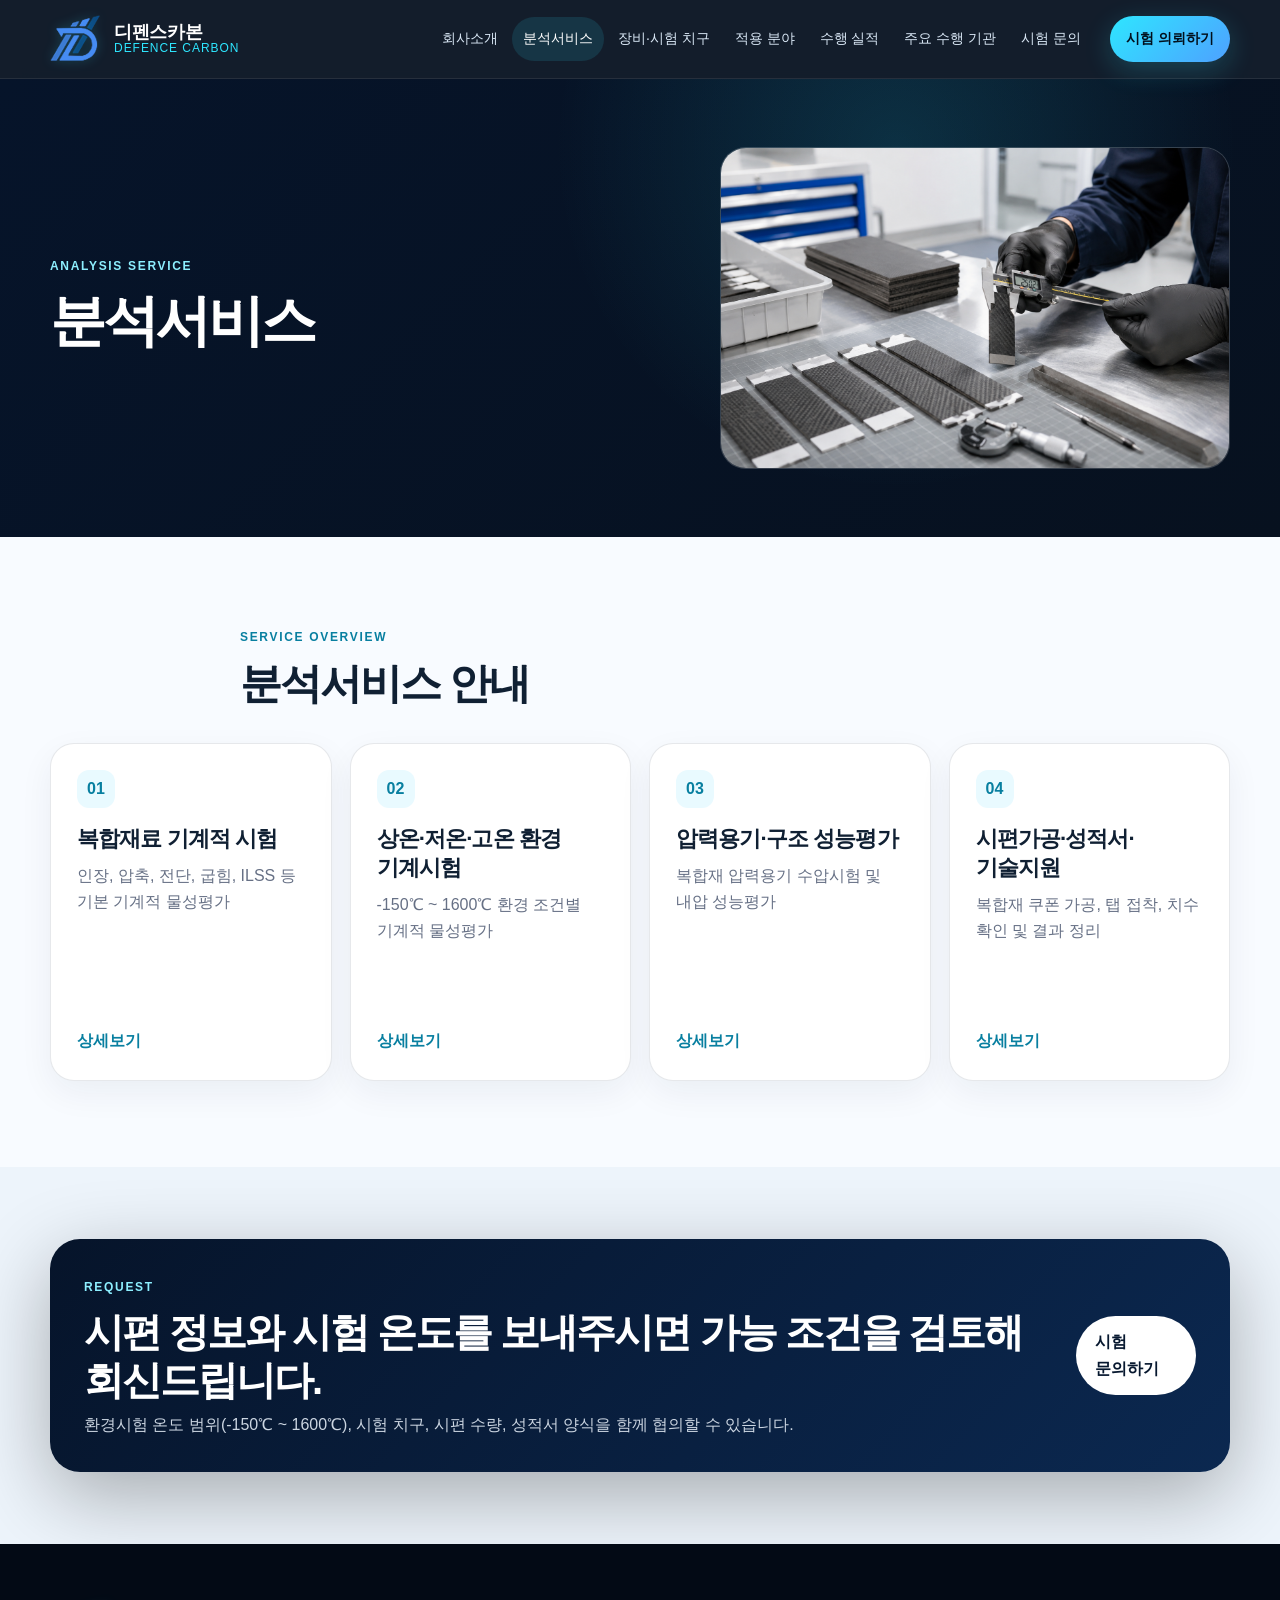
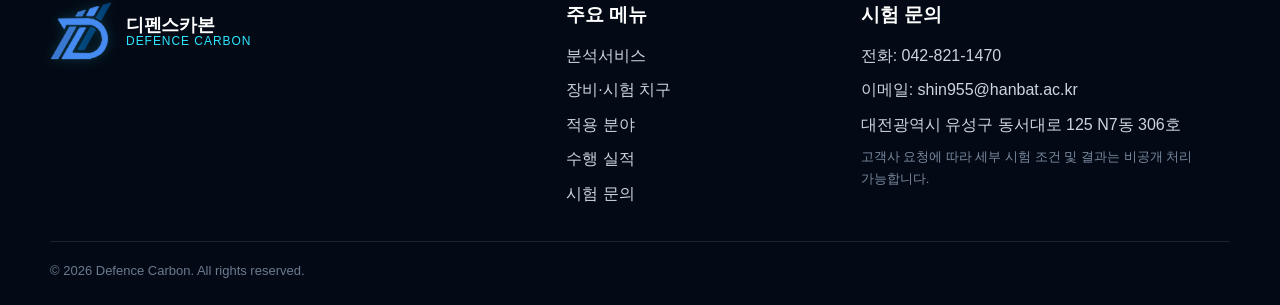
<file: request.html>
<!DOCTYPE html>
<html lang="ko">
<head>
<meta charset="utf-8" />
<meta name="viewport" content="width=device-width, initial-scale=1.0" />
<title>분석서비스 | 디펜스카본</title>
<meta name="description" content="복합재 인장, 압축, 전단, 굽힘, 층간파괴인성 및 균열 성장 거동, 수압, 내압 성능평가 및 고온 조건 시험 의뢰 정보를 제공합니다." />
<meta name="theme-color" content="#06142a" />
<meta property="og:type" content="website" />
<meta property="og:site_name" content="Defence Carbon" />
<meta property="og:title" content="시험 의뢰 | 디펜스카본" />
<meta property="og:description" content="복합재 인장, 압축, 전단, 굽힘, 층간파괴인성 및 균열 성장 거동, 수압, 내압 성능평가 및 고온 조건 시험 의뢰 정보를 제공합니다." />
<meta property="og:image" content="https://defencecarbon.co.kr/images/og-cover.svg" />
<link rel="canonical" href="https://defencecarbon.co.kr/request.html" />
<link rel="stylesheet" href="style.css" />
<script defer src="script.js"></script>
</head>
<body data-page="request" class="">
<a class="skip-link" href="#main-content">본문 바로가기</a>
<header class="site-header">
  <div class="container nav">
    <a class="brand" href="index.html" aria-label="디펜스카본 홈으로 이동">
      <img class="brand-logo" src="images/logo-visible.png" alt="디펜스카본 로고" width="54" height="54" />
      <span class="brand-name"><strong>디펜스카본</strong><em>Defence Carbon</em></span>
    </a>
    <button class="nav-toggle" type="button" aria-label="메뉴 열기" aria-expanded="false"><span></span><span></span><span></span></button>
    <nav class="main-nav" aria-label="주 메뉴">
      <ul>
        <li><a data-page="about" href="about.html">회사소개</a></li>
        <li><a data-page="request" href="request.html">분석서비스</a></li>
        <li><a data-page="equipment" href="equipment.html">장비·시험 치구</a></li>
        <li><a data-page="fields" href="fields.html">적용 분야</a></li>
        <li><a data-page="projects" href="projects.html">수행 실적</a></li>
        <li><a data-page="partners" href="partners.html">주요 수행 기관</a></li>
        <li><a data-page="contact" href="contact.html">시험 문의</a></li>
      </ul>
    </nav>
    <a class="nav-cta" href="contact.html">시험 의뢰하기</a>
  </div>
</header>
<main id="main-content">
<section class="page-hero">
  <div class="container page-hero-grid">
    <div><span class="eyebrow light">Analysis Service</span><h1>분석서비스</h1></div>
    <figure><img src="images/specimen-machining.png" alt="복합재 시편 가공 및 치수 측정 실사 이미지" width="720" height="420" /></figure>
  </div>
</section>
<section class="section service-focus" id="analysis-services">
  <div class="container section-head"><span class="eyebrow">Service Overview</span><h2>분석서비스 안내</h2></div>
  <div class="container service-focus-grid">
    <article id="mechanical"><span>01</span><h3>복합재료 기계적 시험</h3><p>인장, 압축, 전단, 굽힘, ILSS 등 기본 기계적 물성평가</p><a href="service-detail.html?service=tensile">상세보기</a></article>
    <article id="temperature"><span>02</span><h3>상온·저온·고온 환경 기계시험</h3><p>-150℃ ~ 1600℃ 환경 조건별 기계적 물성평가</p><a href="service-detail.html?service=temperature">상세보기</a></article>
    <article id="pressure"><span>03</span><h3>압력용기·구조 성능평가</h3><p>복합재 압력용기 수압시험 및 내압 성능평가</p><a href="service-detail.html?service=pressure">상세보기</a></article>
    <article id="specimen-report"><span>04</span><h3>시편가공·성적서·기술지원</h3><p>복합재 쿠폰 가공, 탭 접착, 치수 확인 및 결과 정리</p><a href="service-detail.html?service=specimen">상세보기</a></article>
  </div>
</section>
<section class="section cta-section"><div class="container cta-box"><div><span class="eyebrow light">Request</span><h2>시편 정보와 시험 온도를 보내주시면 가능 조건을 검토해 회신드립니다.</h2><p>환경시험 온도 범위(-150℃ ~ 1600℃), 시험 치구, 시편 수량, 성적서 양식을 함께 협의할 수 있습니다.</p></div><a class="btn btn-light" href="contact.html">시험 문의하기</a></div></section>
</main>
<footer class="footer">
  <div class="container footer-grid">
    <div>
      <a class="brand footer-brand" href="index.html"><img class="brand-logo" src="images/logo-visible.png" alt="디펜스카본 로고" width="54" height="54" /><span class="brand-name"><strong>디펜스카본</strong><em>Defence Carbon</em></span></a>
      
    </div>
    <div><h3>주요 메뉴</h3><ul class="footer-links"><li><a href="request.html#analysis-services">분석서비스</a></li><li><a href="equipment.html">장비·시험 치구</a></li><li><a href="fields.html">적용 분야</a></li><li><a href="projects.html">수행 실적</a></li><li><a href="contact.html">시험 문의</a></li></ul></div>
    <div><h3>시험 문의</h3><ul class="footer-links"><li><a href="tel:0428211470">전화: 042-821-1470</a></li><li><a href="mailto:shin955@hanbat.ac.kr">이메일: shin955@hanbat.ac.kr</a></li><li>대전광역시 유성구 동서대로 125 N7동 306호</li><li class="muted-small">고객사 요청에 따라 세부 시험 조건 및 결과는 비공개 처리 가능합니다.</li></ul></div>
  </div>
  <div class="container copyright">© <span data-current-year></span> Defence Carbon. All rights reserved.</div>
</footer>
</body>
</html>
</file>
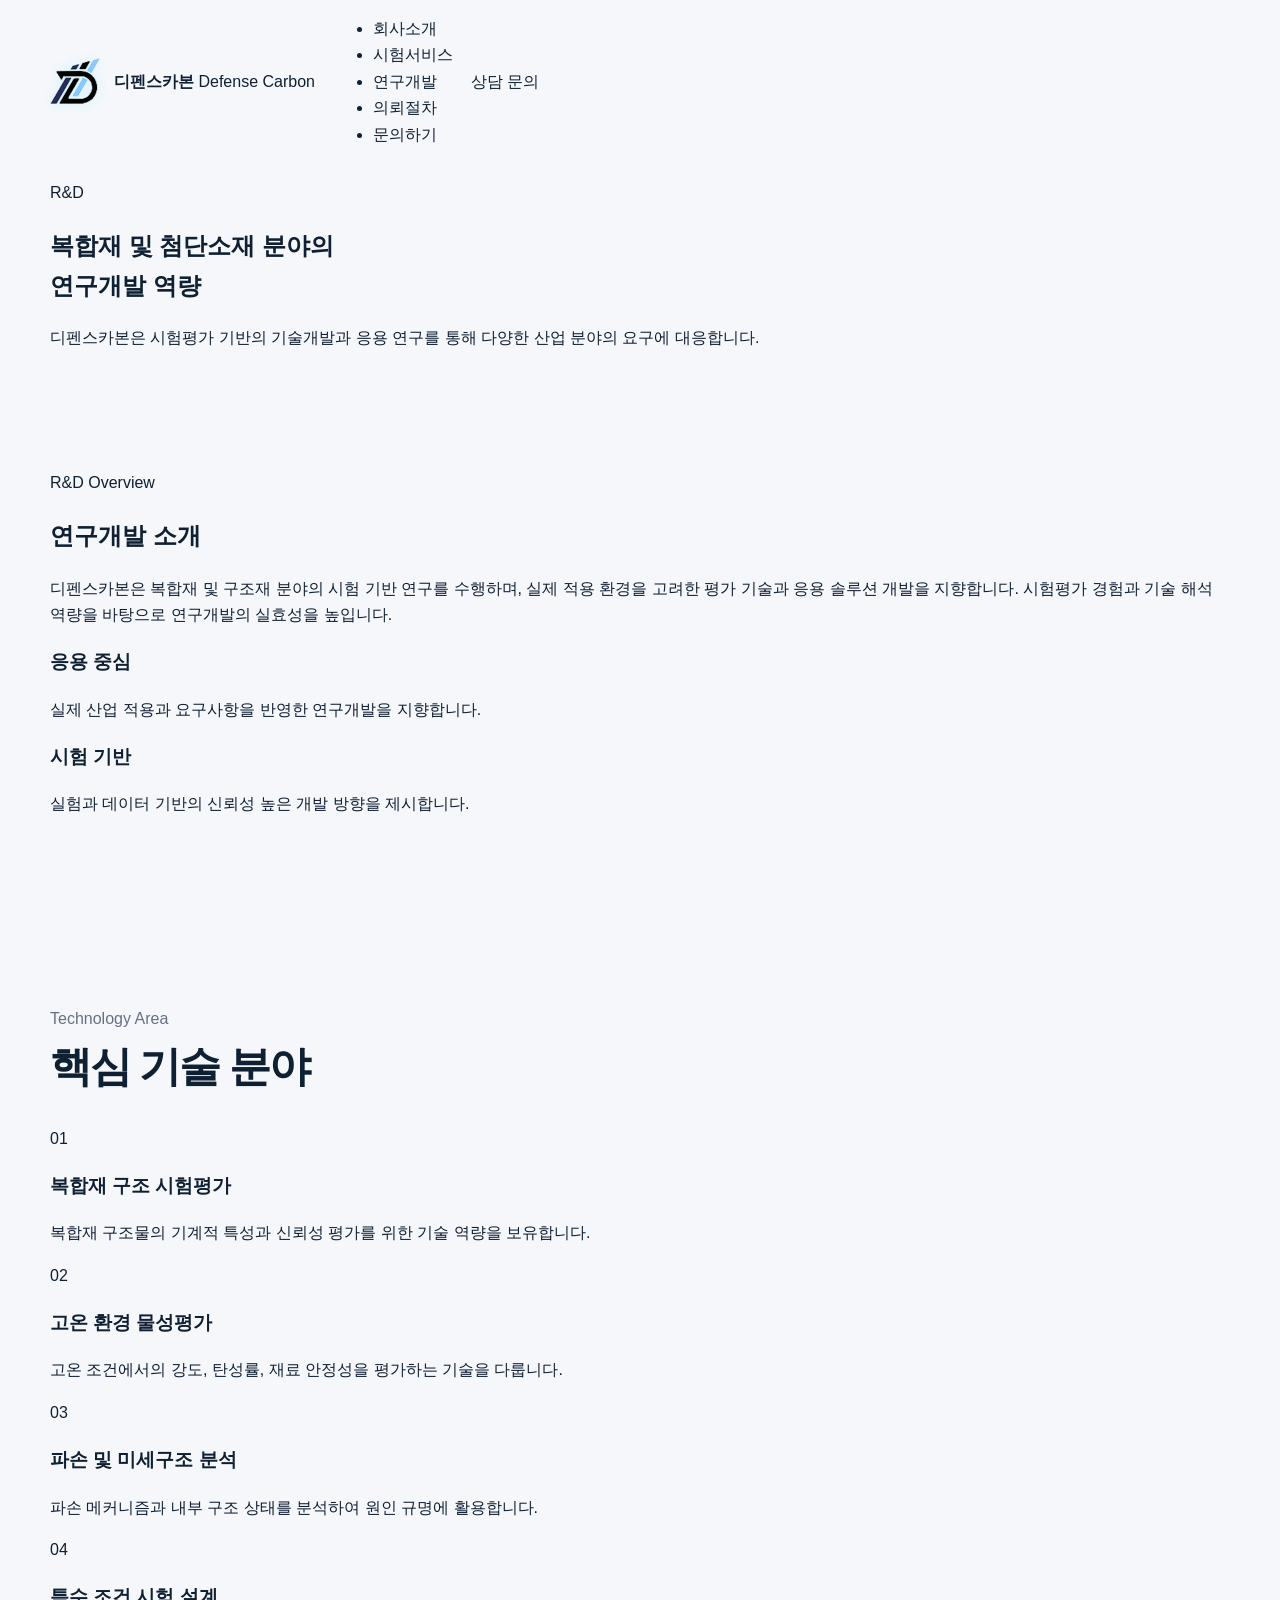
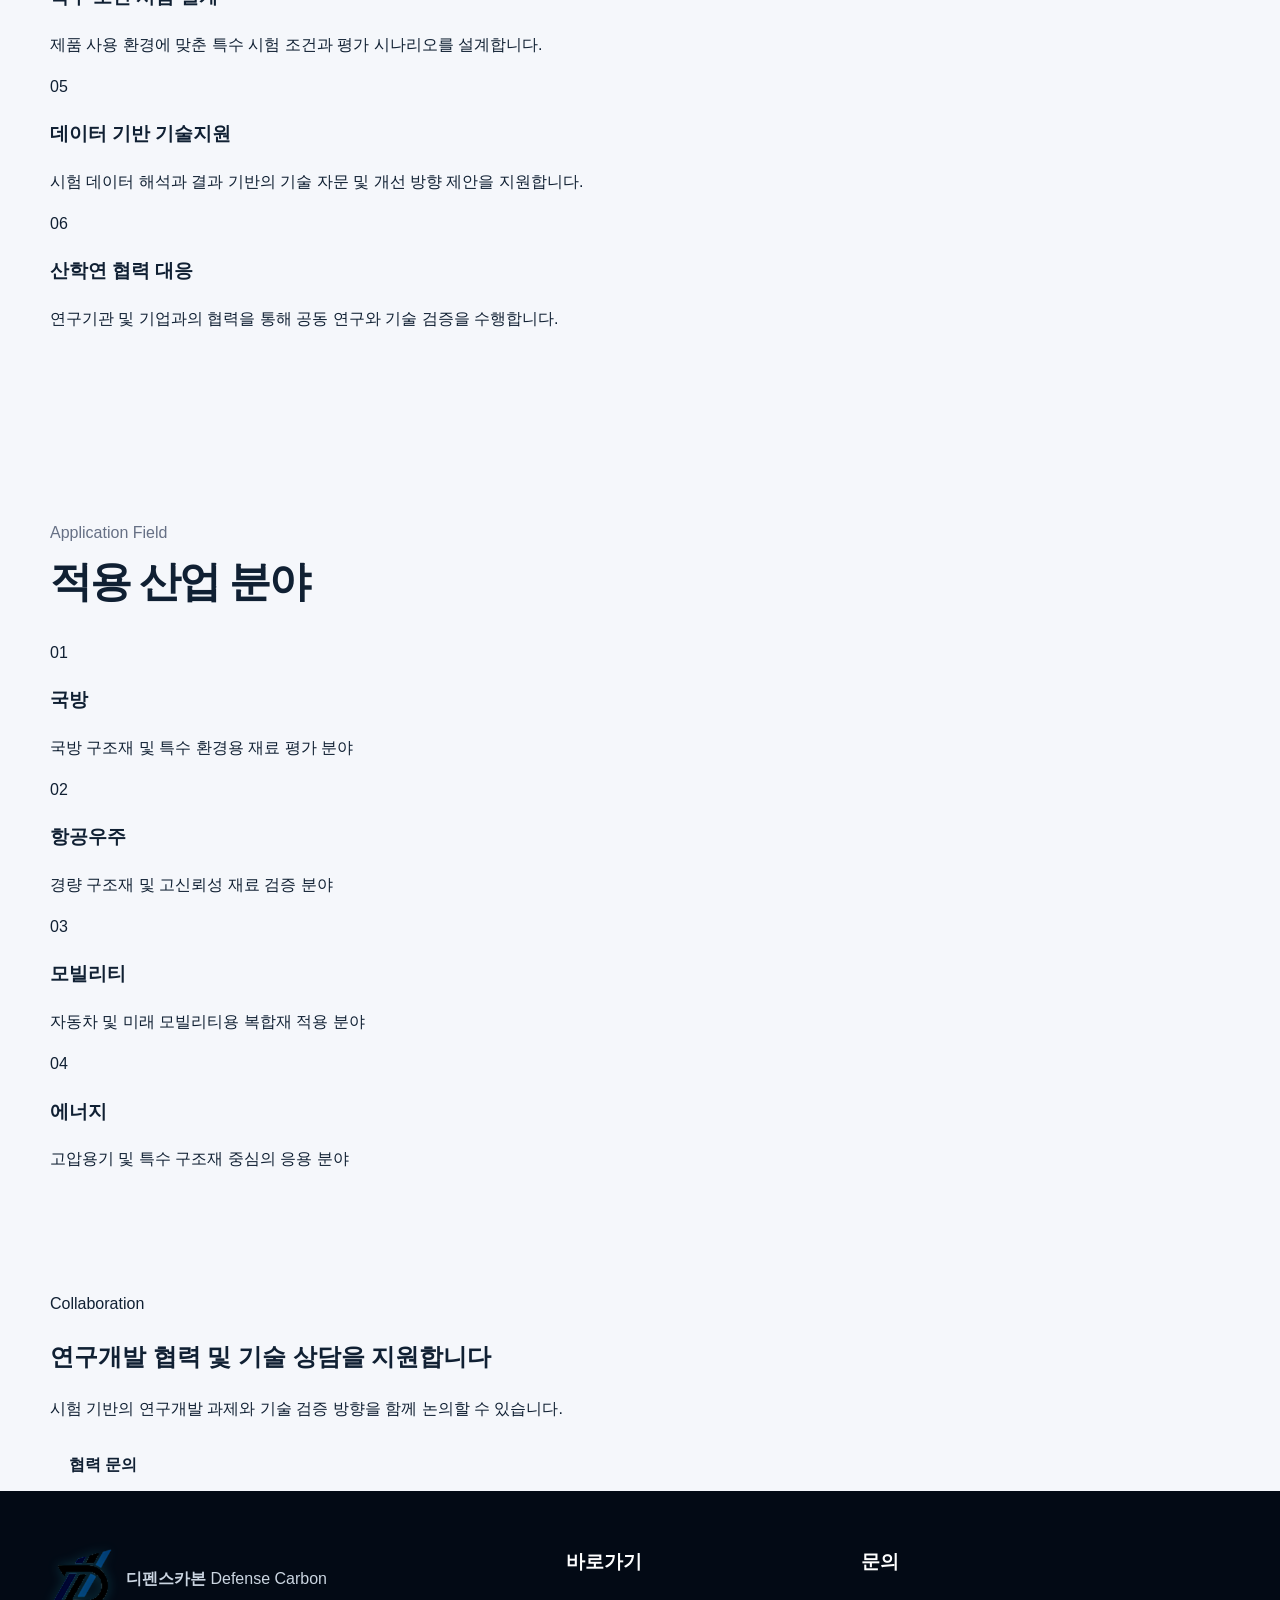
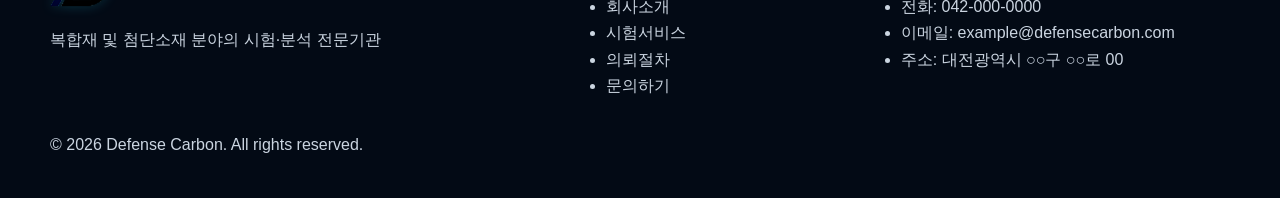
<file: rnd.html>
<!DOCTYPE html>
<html lang="ko">
<head>
  <meta charset="UTF-8">
  <meta name="viewport" content="width=device-width, initial-scale=1.0">
  <title>연구개발 | 디펜스카본</title>
  <meta name="description" content="디펜스카본의 연구개발 소개 및 핵심 기술 분야 안내">
  <link rel="stylesheet" href="style.css">
</head>
<body>

  <header class="header">
    <div class="container nav">
      <a href="index.html" class="brand">
        <img src="images/logo.png" alt="디펜스카본 로고" class="brand-logo">
        <div class="brand-text">
          <strong>디펜스카본</strong>
          <span>Defense Carbon</span>
        </div>
      </a>

      <nav class="gnb">
        <ul class="menu">
          <li><a href="about.html">회사소개</a></li>
          <li><a href="services.html">시험서비스</a></li>
          <li><a href="rnd.html">연구개발</a></li>
          <li><a href="procedure.html">의뢰절차</a></li>
          <li><a href="contact.html">문의하기</a></li>
        </ul>
      </nav>

      <a href="contact.html" class="header-cta">상담 문의</a>
    </div>
  </header>

  <main>
    <section class="sub-hero">
      <div class="container">
        <p class="section-kicker">R&D</p>
        <h1 class="sub-hero-title">복합재 및 첨단소재 분야의<br>연구개발 역량</h1>
        <p class="sub-hero-desc">
          디펜스카본은 시험평가 기반의 기술개발과 응용 연구를 통해 다양한 산업 분야의 요구에 대응합니다.
        </p>
      </div>
    </section>

    <section class="section">
      <div class="container about-layout">
        <div>
          <p class="section-kicker">R&D Overview</p>
          <h2 class="section-title">연구개발 소개</h2>
          <p class="section-desc">
            디펜스카본은 복합재 및 구조재 분야의 시험 기반 연구를 수행하며,
            실제 적용 환경을 고려한 평가 기술과 응용 솔루션 개발을 지향합니다.
            시험평가 경험과 기술 해석 역량을 바탕으로 연구개발의 실효성을 높입니다.
          </p>
        </div>

        <div class="about-side-cards">
          <div class="info-card">
            <h3>응용 중심</h3>
            <p>실제 산업 적용과 요구사항을 반영한 연구개발을 지향합니다.</p>
          </div>
          <div class="info-card">
            <h3>시험 기반</h3>
            <p>실험과 데이터 기반의 신뢰성 높은 개발 방향을 제시합니다.</p>
          </div>
        </div>
      </div>
    </section>

    <section class="section soft-bg">
      <div class="container">
        <div class="section-head">
          <div>
            <p class="section-kicker">Technology Area</p>
            <h2 class="section-title">핵심 기술 분야</h2>
          </div>
        </div>

        <div class="service-grid">
          <article class="service-card">
            <div class="service-icon">01</div>
            <h3>복합재 구조 시험평가</h3>
            <p>복합재 구조물의 기계적 특성과 신뢰성 평가를 위한 기술 역량을 보유합니다.</p>
          </article>
          <article class="service-card">
            <div class="service-icon">02</div>
            <h3>고온 환경 물성평가</h3>
            <p>고온 조건에서의 강도, 탄성률, 재료 안정성을 평가하는 기술을 다룹니다.</p>
          </article>
          <article class="service-card">
            <div class="service-icon">03</div>
            <h3>파손 및 미세구조 분석</h3>
            <p>파손 메커니즘과 내부 구조 상태를 분석하여 원인 규명에 활용합니다.</p>
          </article>
          <article class="service-card">
            <div class="service-icon">04</div>
            <h3>특수 조건 시험 설계</h3>
            <p>제품 사용 환경에 맞춘 특수 시험 조건과 평가 시나리오를 설계합니다.</p>
          </article>
          <article class="service-card">
            <div class="service-icon">05</div>
            <h3>데이터 기반 기술지원</h3>
            <p>시험 데이터 해석과 결과 기반의 기술 자문 및 개선 방향 제안을 지원합니다.</p>
          </article>
          <article class="service-card">
            <div class="service-icon">06</div>
            <h3>산학연 협력 대응</h3>
            <p>연구기관 및 기업과의 협력을 통해 공동 연구와 기술 검증을 수행합니다.</p>
          </article>
        </div>
      </div>
    </section>

    <section class="section">
      <div class="container">
        <div class="section-head">
          <div>
            <p class="section-kicker">Application Field</p>
            <h2 class="section-title">적용 산업 분야</h2>
          </div>
        </div>

        <div class="process-grid">
          <div class="process-step">
            <span>01</span>
            <h3>국방</h3>
            <p>국방 구조재 및 특수 환경용 재료 평가 분야</p>
          </div>
          <div class="process-step">
            <span>02</span>
            <h3>항공우주</h3>
            <p>경량 구조재 및 고신뢰성 재료 검증 분야</p>
          </div>
          <div class="process-step">
            <span>03</span>
            <h3>모빌리티</h3>
            <p>자동차 및 미래 모빌리티용 복합재 적용 분야</p>
          </div>
          <div class="process-step">
            <span>04</span>
            <h3>에너지</h3>
            <p>고압용기 및 특수 구조재 중심의 응용 분야</p>
          </div>
        </div>
      </div>
    </section>

    <section class="cta-banner">
      <div class="container cta-banner-inner">
        <div>
          <p class="section-kicker light">Collaboration</p>
          <h2>연구개발 협력 및 기술 상담을 지원합니다</h2>
          <p>시험 기반의 연구개발 과제와 기술 검증 방향을 함께 논의할 수 있습니다.</p>
        </div>
        <a href="contact.html" class="btn btn-white">협력 문의</a>
      </div>
    </section>
  </main>

  <footer class="footer">
    <div class="container footer-grid">
      <div class="footer-brand">
        <a href="index.html" class="brand footer-brand-link">
          <img src="images/logo.png" alt="디펜스카본 로고" class="brand-logo">
          <div class="brand-text">
            <strong>디펜스카본</strong>
            <span>Defense Carbon</span>
          </div>
        </a>
        <p class="footer-desc">복합재 및 첨단소재 분야의 시험·분석 전문기관</p>
      </div>

      <div class="footer-col">
        <h3>바로가기</h3>
        <ul>
          <li><a href="about.html">회사소개</a></li>
          <li><a href="services.html">시험서비스</a></li>
          <li><a href="procedure.html">의뢰절차</a></li>
          <li><a href="contact.html">문의하기</a></li>
        </ul>
      </div>

      <div class="footer-col">
        <h3>문의</h3>
        <ul>
          <li>전화: 042-000-0000</li>
          <li>이메일: example@defensecarbon.com</li>
          <li>주소: 대전광역시 ○○구 ○○로 00</li>
        </ul>
      </div>
    </div>

    <div class="container footer-bottom">
      <p>© 2026 Defense Carbon. All rights reserved.</p>
    </div>
  </footer>

</body>
</html>
</file>
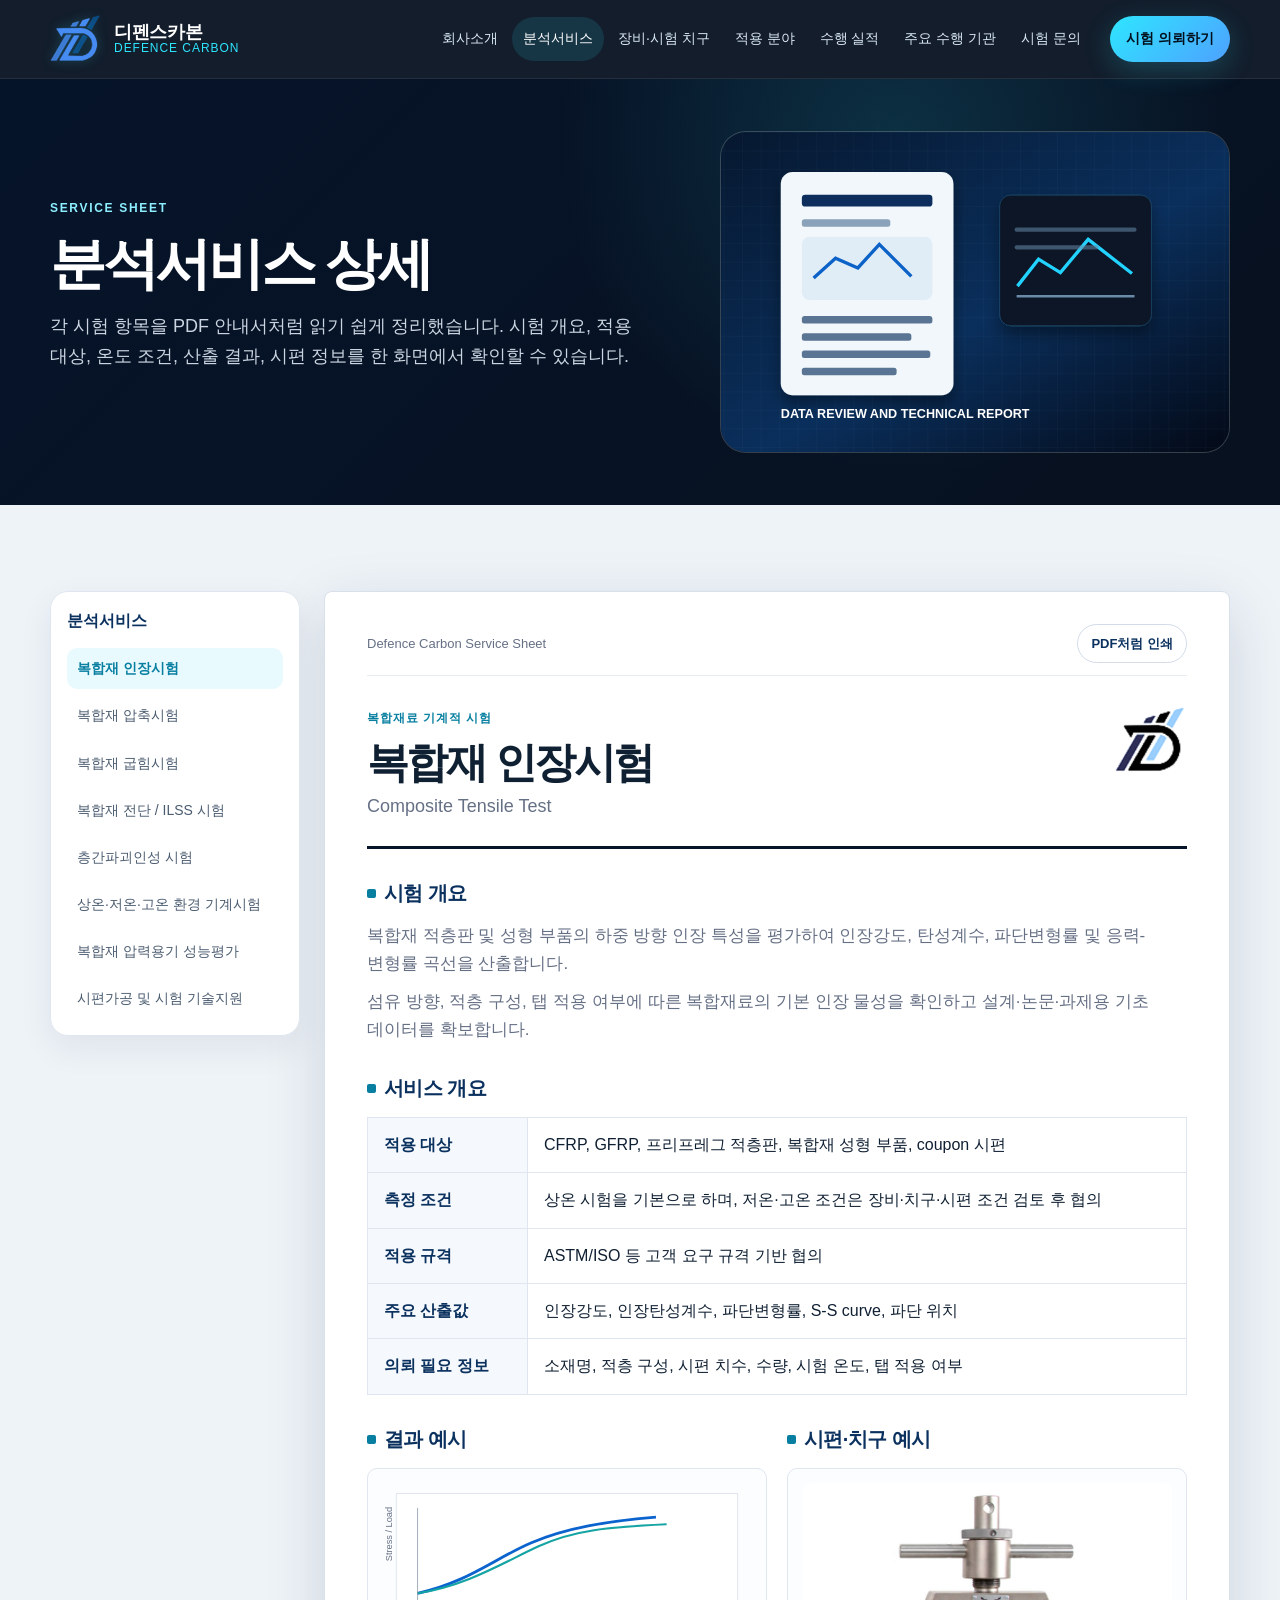
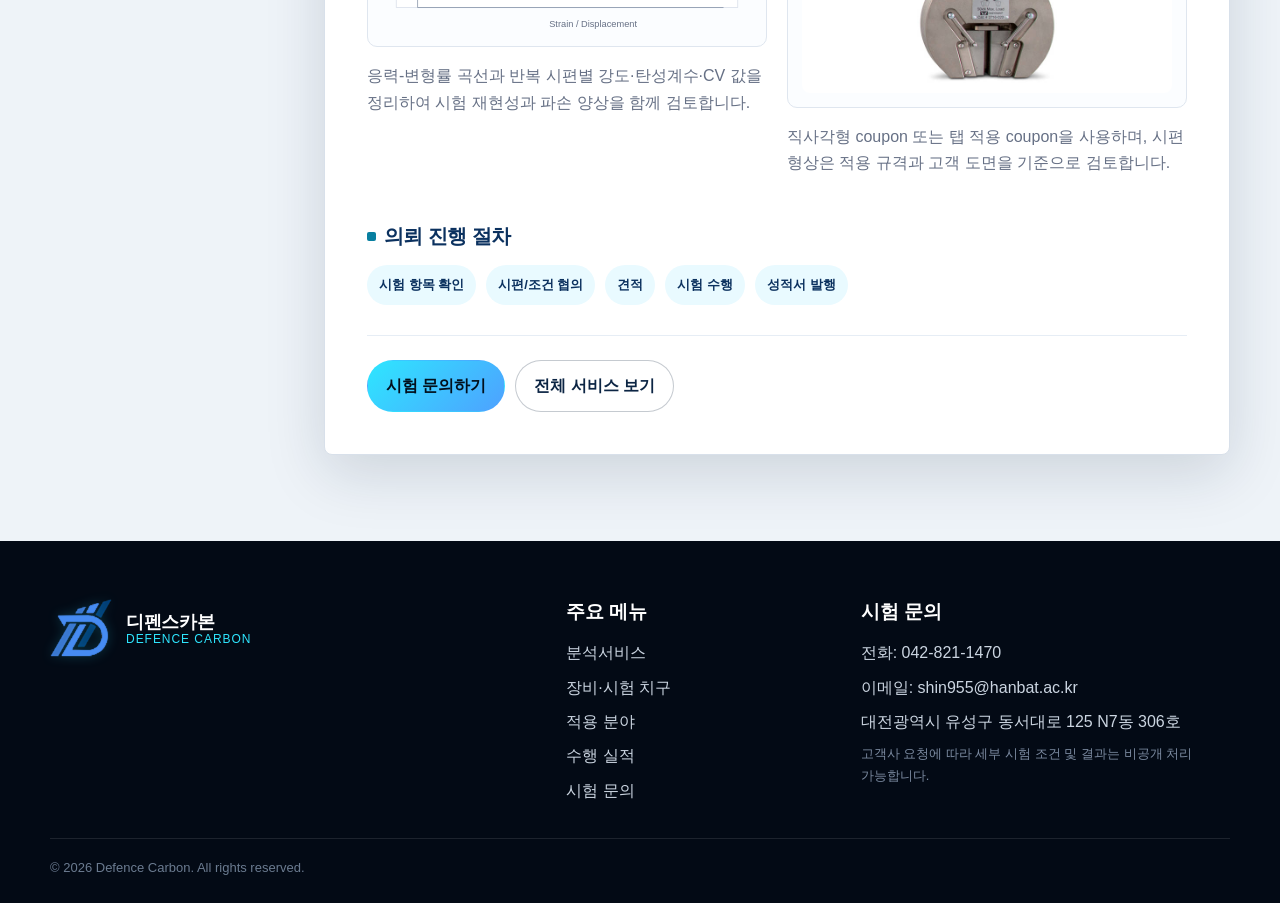
<file: service-detail.html>
<!DOCTYPE html>
<html lang="ko">
<head>
<meta charset="utf-8" />
<meta name="viewport" content="width=device-width, initial-scale=1.0" />
<title>분석서비스 상세 | 디펜스카본</title>
<meta name="description" content="복합재료 기계적 시험, 상온·저온·고온 환경 기계시험, 압력용기 성능평가의 PDF형 상세 안내 페이지입니다." />
<meta name="theme-color" content="#06142a" />
<meta property="og:type" content="website" />
<meta property="og:site_name" content="Defence Carbon" />
<meta property="og:title" content="분석서비스 상세 | 디펜스카본" />
<meta property="og:description" content="복합재료 시험 항목별 PDF형 상세 안내 페이지입니다." />
<meta property="og:image" content="https://defencecarbon.co.kr/images/og-cover.svg" />
<link rel="canonical" href="https://defencecarbon.co.kr/service-detail.html" />
<link rel="stylesheet" href="style.css" />
<script defer src="script.js"></script>
</head>
<body data-page="request" class="">
<a class="skip-link" href="#main-content">본문 바로가기</a>
<header class="site-header">
  <div class="container nav">
    <a class="brand" href="index.html" aria-label="디펜스카본 홈으로 이동">
      <img class="brand-logo" src="images/logo-visible.png" alt="디펜스카본 로고" width="54" height="54" />
      <span class="brand-name"><strong>디펜스카본</strong><em>Defence Carbon</em></span>
    </a>
    <button class="nav-toggle" type="button" aria-label="메뉴 열기" aria-expanded="false"><span></span><span></span><span></span></button>
    <nav class="main-nav" aria-label="주 메뉴">
      <ul>
        <li><a data-page="about" href="about.html">회사소개</a></li>
        <li><a data-page="request" href="request.html">분석서비스</a></li>
        <li><a data-page="equipment" href="equipment.html">장비·시험 치구</a></li>
        <li><a data-page="fields" href="fields.html">적용 분야</a></li>
        <li><a data-page="projects" href="projects.html">수행 실적</a></li>
        <li><a data-page="partners" href="partners.html">주요 수행 기관</a></li>
        <li><a data-page="contact" href="contact.html">시험 문의</a></li>
      </ul>
    </nav>
    <a class="nav-cta" href="contact.html">시험 의뢰하기</a>
  </div>
</header>
<main id="main-content">
<section class="page-hero compact-hero">
  <div class="container page-hero-grid">
    <div><span class="eyebrow light">Service Sheet</span><h1>분석서비스 상세</h1><p>각 시험 항목을 PDF 안내서처럼 읽기 쉽게 정리했습니다. 시험 개요, 적용 대상, 온도 조건, 산출 결과, 시편 정보를 한 화면에서 확인할 수 있습니다.</p></div>
    <figure><img src="images/visual-report.svg" alt="분석서비스 상세 안내 이미지" width="720" height="420" /></figure>
  </div>
</section>
<section class="section paper-bg">
  <div class="container service-paper-layout" data-service-detail></div>
</section>
</main>
<footer class="footer">
  <div class="container footer-grid">
    <div>
      <a class="brand footer-brand" href="index.html"><img class="brand-logo" src="images/logo-visible.png" alt="디펜스카본 로고" width="54" height="54" /><span class="brand-name"><strong>디펜스카본</strong><em>Defence Carbon</em></span></a>
      
    </div>
    <div><h3>주요 메뉴</h3><ul class="footer-links"><li><a href="request.html#analysis-services">분석서비스</a></li><li><a href="equipment.html">장비·시험 치구</a></li><li><a href="fields.html">적용 분야</a></li><li><a href="projects.html">수행 실적</a></li><li><a href="contact.html">시험 문의</a></li></ul></div>
    <div><h3>시험 문의</h3><ul class="footer-links"><li><a href="tel:0428211470">전화: 042-821-1470</a></li><li><a href="mailto:shin955@hanbat.ac.kr">이메일: shin955@hanbat.ac.kr</a></li><li>대전광역시 유성구 동서대로 125 N7동 306호</li><li class="muted-small">고객사 요청에 따라 세부 시험 조건 및 결과는 비공개 처리 가능합니다.</li></ul></div>
  </div>
  <div class="container copyright">© <span data-current-year></span> Defence Carbon. All rights reserved.</div>
</footer>
</body>
</html>
</file>
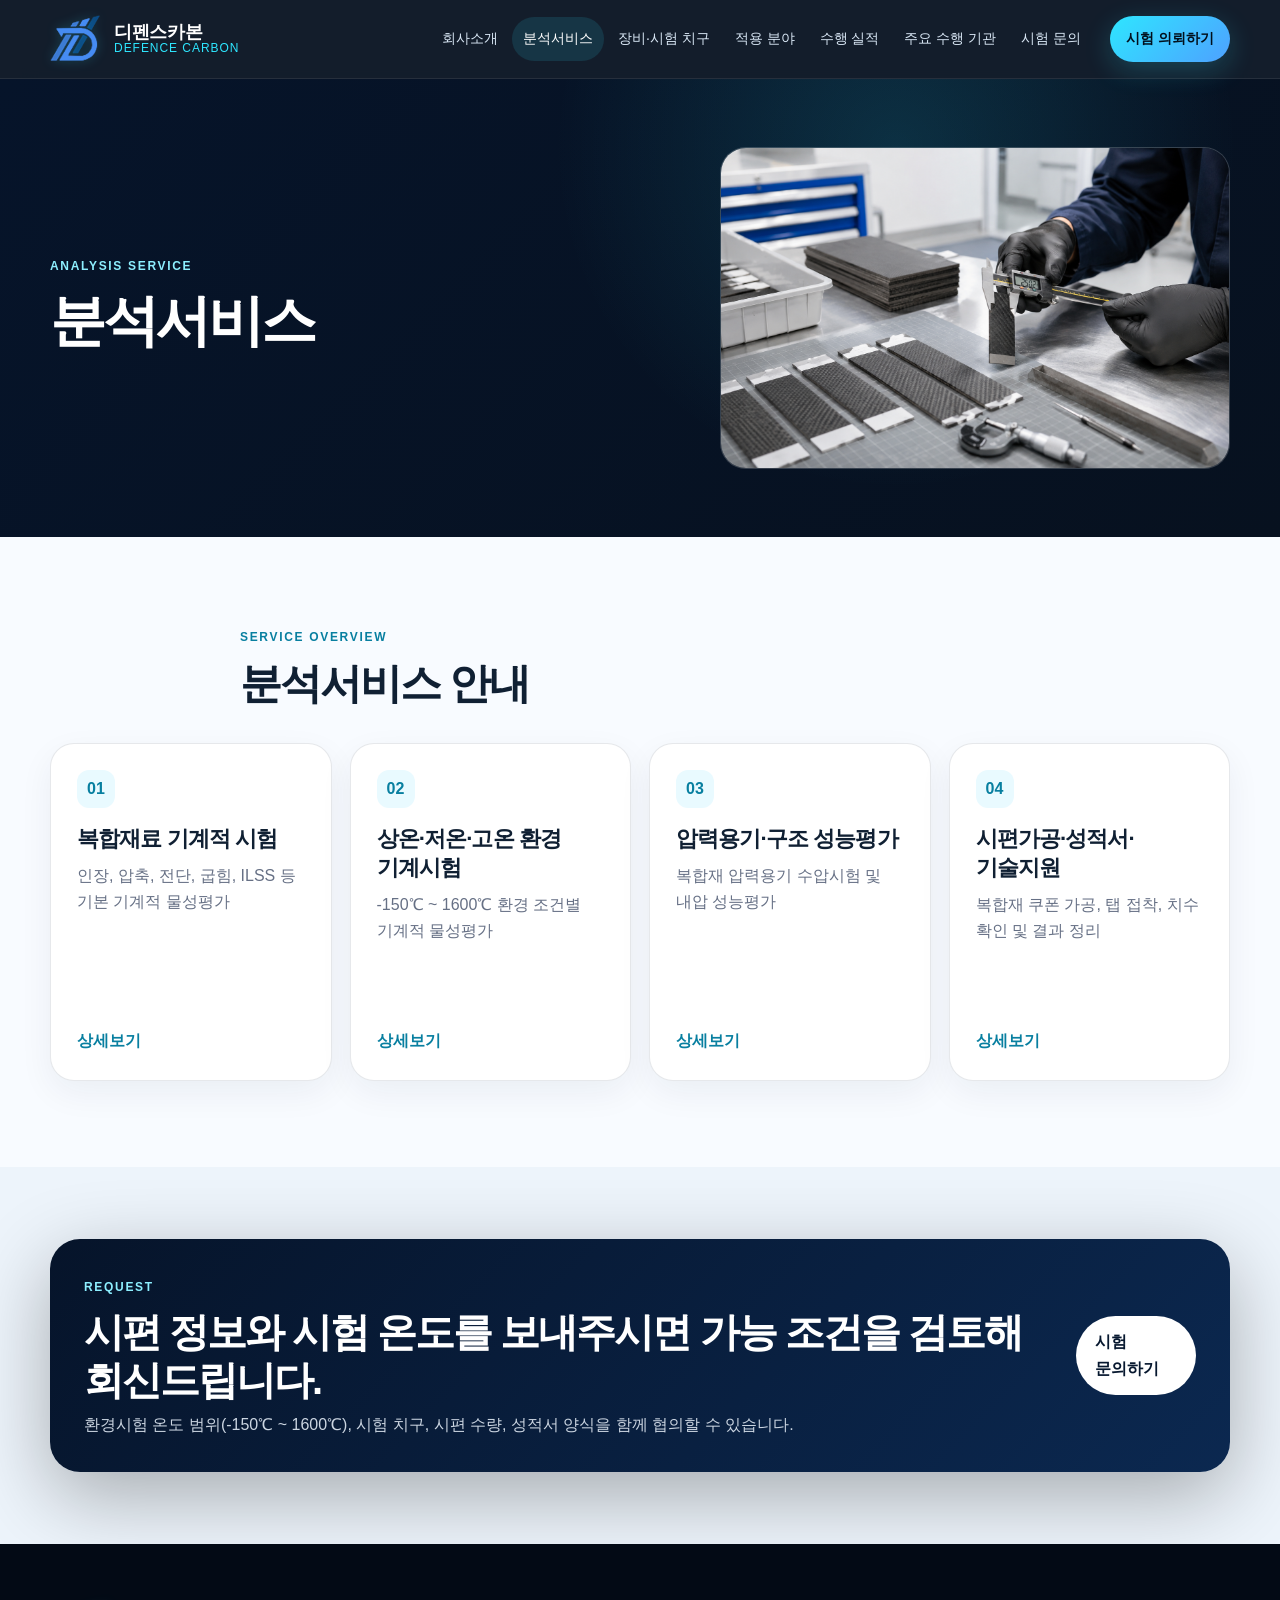
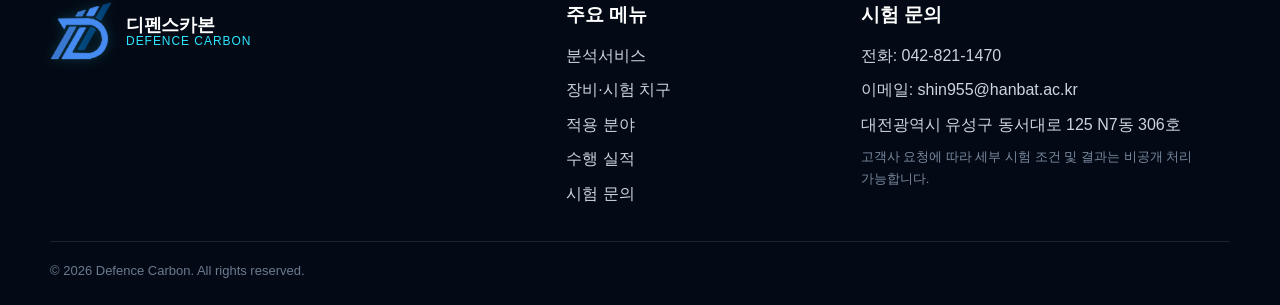
<file: services.html>
<!DOCTYPE html><html lang="ko"><head><meta charset="utf-8"><meta name="viewport" content="width=device-width, initial-scale=1.0"><meta http-equiv="refresh" content="0; url=request.html"><title>페이지 이동 | 디펜스카본</title><link rel="canonical" href="https://defencecarbon.co.kr/request.html"></head><body><p>페이지가 이동되었습니다. <a href="request.html">이동하기</a></p></body></html>
</file>
<file: style.css>
:root{
  --navy:#06142a; --navy-2:#0b1f3a; --black:#02060d; --panel:#0f1b2f; --panel-2:#13263f;
  --line:rgba(148,163,184,.22); --text:#e5edf7; --muted:#94a3b8; --ink:#102033; --light:#f6f8fb;
  --cyan:#2ee6ff; --blue:#4ea1ff; --metal:#aeb8c7; --white:#fff; --radius:22px; --shadow:0 24px 80px rgba(0,0,0,.30);
}
*{box-sizing:border-box} html{scroll-behavior:smooth} body{margin:0;font-family:-apple-system,BlinkMacSystemFont,"Segoe UI",Roboto,"Noto Sans KR",Arial,sans-serif;background:#f5f7fb;color:var(--ink);line-height:1.65;word-break:keep-all} img{max-width:100%;height:auto;display:block} a{color:inherit;text-decoration:none} button,input,select,textarea{font:inherit}.container{width:min(1180px,calc(100% - 40px));margin:0 auto}.skip-link{position:absolute;left:-999px;top:8px;background:#fff;color:#000;padding:10px 14px;z-index:999}.skip-link:focus{left:12px}.muted-small{color:#7b8aa0;font-size:13px}.site-header{position:sticky;top:0;z-index:100;background:rgba(5,15,30,.94);backdrop-filter:blur(16px);border-bottom:1px solid rgba(255,255,255,.08)}.nav{min-height:78px;display:flex;align-items:center;gap:18px}.brand{display:flex;align-items:center;gap:12px;flex-shrink:0}.brand-logo{width:52px;height:52px;object-fit:contain}.brand-name{display:flex;flex-direction:column;line-height:1.1;color:#fff}.brand-name strong{font-size:18px;letter-spacing:-.02em}.brand-name em{font-style:normal;font-size:12px;color:var(--cyan);letter-spacing:.08em;text-transform:uppercase}.main-nav{margin-left:auto}.main-nav ul{display:flex;align-items:center;gap:3px;list-style:none;margin:0;padding:0}.main-nav a{display:block;padding:10px 11px;border-radius:999px;color:#d9e7f5;font-size:14px}.main-nav a:hover,.main-nav a.active{background:rgba(46,230,255,.12);color:#fff}.nav-cta{padding:11px 16px;border-radius:999px;background:linear-gradient(135deg,var(--cyan),var(--blue));color:#02101d;font-weight:800;font-size:14px;box-shadow:0 8px 28px rgba(46,230,255,.2)}.nav-toggle{display:none;margin-left:auto;width:44px;height:44px;border:1px solid rgba(255,255,255,.16);border-radius:12px;background:rgba(255,255,255,.06);padding:10px;cursor:pointer}.nav-toggle span{display:block;height:2px;background:#fff;margin:5px 0;border-radius:99px}.eyebrow{display:inline-flex;align-items:center;gap:8px;font-size:12px;font-weight:800;letter-spacing:.14em;text-transform:uppercase;color:#087fa0}.eyebrow.light{color:#8defff}.btn{display:inline-flex;align-items:center;justify-content:center;min-height:46px;padding:12px 18px;border-radius:999px;font-weight:800;border:1px solid transparent;transition:.18s ease}.btn:hover{transform:translateY(-1px)}.btn-primary{background:linear-gradient(135deg,var(--cyan),var(--blue));color:#02101d}.btn-outline{border-color:rgba(255,255,255,.35);color:#fff;background:rgba(255,255,255,.04)}.btn-outline-dark{border-color:rgba(15,35,60,.24);color:#0c2544;background:#fff}.btn-light{background:#fff;color:#07182f}.text-link{display:inline-flex;margin-top:16px;color:#087fa0;font-weight:800}.section{padding:86px 0}.section-head{margin-bottom:34px;max-width:800px}.section-head.center{text-align:center;margin-inline:auto}.section-head h1,.section-head h2{margin:10px 0 10px;font-size:clamp(28px,4vw,42px);letter-spacing:-.05em;line-height:1.18}.section-head p{margin:0;color:#667085}.hero{position:relative;overflow:hidden;background:radial-gradient(circle at 70% 20%,rgba(46,230,255,.18),transparent 32%),linear-gradient(135deg,#06142a 0%,#07111f 52%,#02060d 100%);color:#fff;padding:92px 0 74px}.hero-bg:before{content:"";position:absolute;inset:0;background:linear-gradient(135deg,rgba(255,255,255,.035) 25%,transparent 25%) 0 0/44px 44px;mask-image:linear-gradient(to bottom,#000,transparent);opacity:.45}.hero-grid{position:relative;display:grid;grid-template-columns:1.02fr .98fr;gap:48px;align-items:center}.hero-copy h1{margin:18px 0 18px;font-size:clamp(40px,6vw,68px);line-height:1.04;letter-spacing:-.07em}.hero-copy p{font-size:18px;color:#cbd5e1;max-width:740px}.hero-actions{display:flex;gap:12px;flex-wrap:wrap;margin-top:28px}.center-actions{justify-content:center}.trust-points{display:flex;flex-wrap:wrap;gap:9px;margin-top:28px}.trust-points span{border:1px solid rgba(255,255,255,.14);background:rgba(255,255,255,.06);padding:8px 10px;border-radius:999px;color:#d9e7f5;font-size:13px}.hero-visual{position:relative;margin:0;border:1px solid rgba(255,255,255,.14);border-radius:30px;overflow:hidden;background:rgba(255,255,255,.05);box-shadow:var(--shadow)}.hero-visual img{width:100%;min-height:520px;object-fit:cover}.hero-visual figcaption{position:absolute;left:22px;right:22px;bottom:22px;padding:16px 18px;border:1px solid rgba(255,255,255,.16);border-radius:18px;background:rgba(2,8,18,.72);backdrop-filter:blur(14px);display:flex;flex-direction:column;gap:2px}.hero-visual figcaption strong{font-size:20px}.hero-visual figcaption span{color:#a7b5c8}.page-hero{background:radial-gradient(circle at 70% 15%,rgba(46,230,255,.14),transparent 35%),linear-gradient(135deg,#06142a,#07111f);color:#fff;padding:68px 0}.page-hero-grid{display:grid;grid-template-columns:1.1fr .9fr;gap:46px;align-items:center}.page-hero h1{margin:12px 0 12px;font-size:clamp(34px,5vw,56px);letter-spacing:-.06em;line-height:1.1}.page-hero p{font-size:18px;color:#cbd5e1}.page-hero figure{margin:0;border-radius:26px;overflow:hidden;border:1px solid rgba(255,255,255,.14);background:rgba(255,255,255,.06)}.page-hero figure img{width:100%;height:320px;object-fit:cover}.service-preview-grid,.application-mini-grid,.checklist-grid,.field-grid,.project-grid,.partner-grid{display:grid;gap:20px}.service-preview-grid{grid-template-columns:repeat(4,1fr)}.service-preview-grid a,.checklist-grid article,.field-card,.project-card,.partner-card,.notice-panel{background:#fff;border:1px solid rgba(15,35,60,.1);border-radius:var(--radius);padding:26px;box-shadow:0 10px 34px rgba(15,35,60,.06)}.service-preview-grid span{color:#087fa0;font-weight:900}.service-preview-grid h3,.checklist-grid h3,.field-card h3,.project-card h3,.partner-card h3{margin:10px 0 8px;font-size:21px;line-height:1.3;letter-spacing:-.03em}.service-preview-grid p,.checklist-grid p,.field-card p,.project-card dd,.partner-card p{color:#667085;margin:0}.dark-band{background:linear-gradient(135deg,#06142a,#02060d);color:#fff}.dark-band p{color:#cbd5e1}.split-grid{display:grid;grid-template-columns:1fr 1fr;gap:36px;align-items:center}.split-grid h2{font-size:clamp(30px,4vw,44px);letter-spacing:-.06em;line-height:1.18;margin:10px 0}.metric-grid{display:grid;grid-template-columns:1fr 1fr;gap:16px}.metric-grid article{border:1px solid rgba(255,255,255,.14);background:rgba(255,255,255,.06);border-radius:20px;padding:24px}.metric-grid strong{display:block;font-size:38px;color:#8defff}.metric-grid span{color:#d9e7f5}.application-mini-grid{grid-template-columns:repeat(4,1fr)}.application-mini-grid article{background:#fff;border:1px solid rgba(15,35,60,.1);border-radius:24px;padding:18px}.application-mini-grid img{height:150px;width:100%;object-fit:cover;border-radius:18px;background:#e8eef7}.application-mini-grid h3{font-size:20px;margin:18px 0 6px;letter-spacing:-.03em}.application-mini-grid p{margin:0;color:#667085}.cta-section{padding:72px 0;background:#edf4fb}.cta-box{display:flex;align-items:center;justify-content:space-between;gap:24px;border-radius:30px;padding:34px;background:linear-gradient(135deg,#06142a,#0b2850);color:#fff;box-shadow:var(--shadow)}.cta-box h2{margin:8px 0 8px;font-size:clamp(26px,4vw,40px);line-height:1.2;letter-spacing:-.05em}.cta-box p{margin:0;color:#cbd5e1}.test-browser{display:grid;grid-template-columns:330px 1fr;gap:24px;align-items:start}.test-tabs{position:sticky;top:100px;display:grid;gap:8px}.test-tab{width:100%;text-align:left;border:1px solid rgba(15,35,60,.12);background:#fff;border-radius:16px;padding:14px 15px;cursor:pointer;transition:.18s ease}.test-tab span{display:block;font-weight:900;color:#102033}.test-tab small{display:block;color:#667085}.test-tab.active,.test-tab:hover{border-color:rgba(46,230,255,.65);box-shadow:0 12px 30px rgba(46,230,255,.12);transform:translateY(-1px)}.test-panel{background:#fff;border:1px solid rgba(15,35,60,.1);border-radius:28px;padding:28px;box-shadow:0 12px 42px rgba(15,35,60,.07)}.panel-topline{display:flex;align-items:center;gap:10px;flex-wrap:wrap}.panel-topline span{padding:6px 10px;border-radius:999px;background:#e9faff;color:#087fa0;font-weight:800;font-size:12px}.panel-topline strong{font-size:18px}.test-panel h3{font-size:28px;line-height:1.3;letter-spacing:-.04em;margin:18px 0 24px}.detail-grid{display:grid;grid-template-columns:1fr 1fr;gap:14px}.detail-grid div{border:1px solid rgba(15,35,60,.1);border-radius:16px;padding:16px;background:#f8fafc}.detail-grid b{display:block;margin-bottom:6px;color:#0b315f}.detail-grid p{margin:0;color:#667085}.photo-grid{display:grid;grid-template-columns:1fr 1fr;gap:18px}.photo-grid.three{grid-template-columns:repeat(3,1fr);margin:24px 0}.photo-grid figure{margin:0;background:#fff;border:1px solid rgba(15,35,60,.1);border-radius:18px;overflow:hidden}.photo-grid img{height:180px;width:100%;object-fit:cover}.photo-grid figcaption{padding:10px 12px;color:#667085;font-size:13px}.soft-section{background:#edf4fb}.checklist-grid{grid-template-columns:repeat(4,1fr)}.equipment-grid{display:grid;grid-template-columns:repeat(3,1fr);gap:20px}.equipment-card{background:#fff;border:1px solid rgba(15,35,60,.1);border-radius:24px;overflow:hidden;box-shadow:0 10px 30px rgba(15,35,60,.06)}.equipment-card figure{margin:0}.equipment-card figure img{height:190px;width:100%;object-fit:cover}.equipment-card>div{padding:22px}.equipment-card h3{margin:0 0 14px;font-size:22px;letter-spacing:-.03em}.equipment-card dl,.project-card dl{margin:0;display:grid;gap:10px}.equipment-card dl div,.project-card dl div{display:grid;grid-template-columns:110px 1fr;gap:10px}.equipment-card dt,.project-card dt{font-weight:900;color:#0b315f}.equipment-card dd,.project-card dd{margin:0;color:#667085}.field-grid{grid-template-columns:repeat(3,1fr)}.field-card img{height:170px;width:100%;object-fit:cover;border-radius:18px;margin-bottom:18px}.field-card span{display:inline-flex;color:#087fa0;font-weight:800;font-size:13px}.chip-list{display:flex;gap:8px;flex-wrap:wrap;list-style:none;padding:0;margin:18px 0 0}.chip-list li{padding:6px 9px;border-radius:999px;background:#eef8ff;color:#0b315f;font-weight:800;font-size:12px}.project-grid{grid-template-columns:repeat(3,1fr)}.project-status{display:inline-flex;margin-bottom:14px;padding:7px 10px;border-radius:999px;background:#eef8ff;color:#087fa0;font-weight:800;font-size:12px}.partner-grid{grid-template-columns:repeat(3,1fr)}.partner-card figure{height:98px;border:1px solid rgba(15,35,60,.1);border-radius:18px;display:flex;align-items:center;justify-content:center;margin:0 0 18px;background:#fff}.partner-card figure img{max-height:58px;max-width:190px;object-fit:contain}.partner-card strong{display:block;color:#0b315f;margin:16px 0 4px}.partner-card small{display:inline-flex;margin-top:16px;color:#667085}.contact-layout{display:grid;grid-template-columns:360px 1fr;gap:28px;align-items:start}.contact-info-stack{display:grid;gap:14px}.contact-info-stack article,.static-note{background:#fff;border:1px solid rgba(15,35,60,.1);border-radius:22px;padding:22px;box-shadow:0 10px 30px rgba(15,35,60,.05)}.contact-info-stack span{color:#087fa0;font-weight:900}.contact-info-stack h3{margin:8px 0;font-size:22px;line-height:1.35}.contact-info-stack p,.static-note p{margin:0;color:#667085}.request-form{background:#fff;border:1px solid rgba(15,35,60,.1);border-radius:28px;padding:30px;box-shadow:0 14px 44px rgba(15,35,60,.08)}.form-head h2{font-size:34px;letter-spacing:-.05em;margin:8px 0}.form-head p{margin:0 0 22px;color:#667085}.form-grid{display:grid;grid-template-columns:1fr 1fr;gap:16px}.form-grid label{display:grid;gap:7px;font-weight:800;color:#102033}.form-grid input,.form-grid select,.form-grid textarea{width:100%;border:1px solid rgba(15,35,60,.18);border-radius:14px;padding:13px 14px;background:#f8fafc;color:#102033}.form-grid textarea{resize:vertical}.span-2{grid-column:1/-1}.form-actions{display:flex;gap:12px;flex-wrap:wrap;margin-top:22px}.clean-list{margin:14px 0 0;padding-left:20px;color:#667085}.clean-list li+li{margin-top:8px}.footer{background:#030a15;color:#cbd5e1;padding:56px 0 24px}.footer-grid{display:grid;grid-template-columns:1.3fr .7fr 1fr;gap:36px}.footer h3{color:#fff;margin:0 0 12px}.footer-text{max-width:440px;color:#94a3b8}.footer-links{list-style:none;margin:0;padding:0;display:grid;gap:8px}.footer-links a:hover{color:#8defff}.copyright{border-top:1px solid rgba(255,255,255,.1);margin-top:34px;padding-top:18px;color:#6b7b90;font-size:13px}.page-only{min-height:55vh}a:focus-visible,button:focus-visible,input:focus-visible,select:focus-visible,textarea:focus-visible{outline:3px solid var(--cyan);outline-offset:3px}
@media (prefers-reduced-motion: reduce){*,*::before,*::after{animation-duration:.01ms!important;animation-iteration-count:1!important;transition-duration:.01ms!important;scroll-behavior:auto!important}.btn:hover,.test-tab.active,.test-tab:hover{transform:none}}
@media (max-width:1120px){.nav-cta{display:none}.main-nav a{padding:10px 9px;font-size:13px}}
@media (max-width:1040px){.hero-grid,.page-hero-grid,.split-grid,.contact-layout{grid-template-columns:1fr}.service-preview-grid,.application-mini-grid,.checklist-grid{grid-template-columns:1fr 1fr}.equipment-grid,.field-grid,.project-grid,.partner-grid{grid-template-columns:1fr 1fr}.test-browser{grid-template-columns:1fr}.test-tabs{position:static;grid-template-columns:1fr 1fr}.hero-visual img{min-height:380px}}
@media (max-width:840px){.nav{min-height:70px;flex-wrap:wrap}.nav-toggle{display:block}.main-nav{display:none;width:100%;margin-left:0;order:10}.site-header.menu-open .main-nav{display:block}.main-nav ul{flex-direction:column;align-items:stretch;padding:10px 0 16px}.main-nav a{border-radius:12px;padding:12px 14px;background:rgba(255,255,255,.04)}.brand-name strong{font-size:16px}.brand-logo{width:46px;height:46px}.hero{padding:64px 0 54px}.section{padding:64px 0}.page-hero{padding:52px 0}.cta-box{flex-direction:column;align-items:flex-start}.photo-grid.three,.photo-grid{grid-template-columns:1fr}.detail-grid{grid-template-columns:1fr}.footer-grid{grid-template-columns:1fr}.test-tabs{grid-template-columns:1fr}}
@media (max-width:620px){.container{width:min(100% - 28px,1180px)}.hero-copy h1{font-size:38px}.hero-copy p,.page-hero p{font-size:16px}.hero-visual img{min-height:300px}.hero-visual figcaption{position:static;border-radius:0}.service-preview-grid,.application-mini-grid,.checklist-grid,.equipment-grid,.field-grid,.project-grid,.partner-grid{grid-template-columns:1fr}.form-grid{grid-template-columns:1fr}.span-2{grid-column:auto}.equipment-card dl div,.project-card dl div{grid-template-columns:1fr}.page-hero figure img{height:240px}.form-actions .btn,.hero-actions .btn{width:100%}}

/* Analysis service mega menu */
.main-nav .nav-link{display:block;padding:10px 11px;border-radius:999px;color:#d9e7f5;font-size:14px;background:transparent;border:0;cursor:pointer;line-height:1.65}.main-nav .nav-link:hover,.main-nav .nav-link.active{background:rgba(46,230,255,.12);color:#fff}.main-nav .has-mega{position:static}.mega-menu{position:fixed;left:0;right:0;top:78px;z-index:90;padding:0 0 22px;background:linear-gradient(180deg,rgba(245,248,252,.98),rgba(232,240,249,.98));border-top:1px solid rgba(15,35,60,.10);border-bottom:1px solid rgba(15,35,60,.14);box-shadow:0 28px 80px rgba(0,0,0,.22);opacity:0;visibility:hidden;pointer-events:none;transform:translateY(-8px);transition:opacity .18s ease,transform .18s ease,visibility .18s ease}.has-mega:hover .mega-menu,.has-mega:focus-within .mega-menu,.has-mega.mega-open .mega-menu{opacity:1;visibility:visible;pointer-events:auto;transform:translateY(0)}.mega-shell{width:min(1180px,calc(100% - 40px));margin:0 auto;padding:24px 0 0}.mega-head{display:flex;align-items:flex-end;justify-content:space-between;gap:20px;margin-bottom:18px}.mega-head strong{display:block;margin-top:6px;font-size:24px;line-height:1.25;letter-spacing:-.04em;color:#102033}.mega-head p{margin:6px 0 0;color:#667085}.main-nav .mega-all-link{display:inline-flex;align-items:center;justify-content:center;min-height:40px;padding:8px 14px;border-radius:999px;background:#06142a;color:#fff;font-weight:900;font-size:13px;white-space:nowrap}.mega-grid{display:grid;grid-template-columns:repeat(4,minmax(0,1fr));border:1px solid rgba(15,35,60,.12);border-radius:20px;overflow:hidden;background:#fff}.mega-card{padding:20px;border-right:1px solid rgba(15,35,60,.10);border-bottom:1px solid rgba(15,35,60,.10);min-height:242px}.mega-card:nth-child(4n){border-right:0}.mega-card:nth-last-child(-n+4){border-bottom:0}.mega-card-title{display:block;padding:0!important;border-radius:0!important;background:transparent!important;color:#102033!important}.mega-card-title span{display:block;color:#087fa0;font-size:11px;font-weight:900;letter-spacing:.08em;text-transform:uppercase}.mega-card-title strong{display:block;margin-top:3px;font-size:17px;letter-spacing:-.03em;line-height:1.35}.mega-card ul,.service-directory-card ul{list-style:none;margin:13px 0 0;padding:0;display:grid;gap:6px}.mega-card li a,.service-directory-card li a{display:flex!important;align-items:center;justify-content:space-between;gap:8px;padding:2px 0!important;border-radius:0!important;background:transparent!important;color:#4b5c70!important;font-size:13px;line-height:1.35}.mega-card li a:hover,.service-directory-card li a:hover{color:#087fa0!important}.mega-card li a::before,.service-directory-card li a::before{content:'·';font-weight:900;color:#087fa0;margin-right:6px}.mega-card li a em,.service-directory-card li a em{margin-left:auto;padding:2px 6px;border-radius:999px;background:#eef8ff;color:#087fa0;font-size:10px;font-style:normal;font-weight:900;white-space:nowrap}.more-item a{font-weight:900;color:#0b315f!important}.mega-flow,.request-flow-panel{display:flex;align-items:center;justify-content:center;gap:10px;flex-wrap:wrap;margin-top:16px}.mega-flow span,.request-flow-panel span{position:relative;padding:8px 12px;border-radius:999px;background:#eaf7ff;color:#0b315f;font-size:12px;font-weight:900}.mega-flow span+span::before,.request-flow-panel span+span::before{content:'→';position:absolute;left:-12px;color:#087fa0}.service-directory{background:#f8fbff}.service-directory-grid{display:grid;grid-template-columns:repeat(4,1fr);gap:18px}.service-directory-card{background:#fff;border:1px solid rgba(15,35,60,.10);border-radius:24px;padding:22px;box-shadow:0 10px 30px rgba(15,35,60,.05)}.directory-card-head span{display:inline-flex;color:#087fa0;font-size:12px;font-weight:900;letter-spacing:.08em;text-transform:uppercase}.directory-card-head h3{margin:6px 0 7px;font-size:21px;line-height:1.32;letter-spacing:-.04em}.directory-card-head p{margin:0;color:#667085;font-size:13px}.request-flow-panel{margin-top:28px;padding:18px;border:1px solid rgba(15,35,60,.10);border-radius:22px;background:#fff;box-shadow:0 10px 30px rgba(15,35,60,.04)}
@media (max-width:1120px){.main-nav .nav-link{padding:10px 9px;font-size:13px}.mega-grid,.service-directory-grid{grid-template-columns:repeat(2,1fr)}.mega-card:nth-child(n){border-right:1px solid rgba(15,35,60,.10);border-bottom:1px solid rgba(15,35,60,.10)}.mega-card:nth-child(2n){border-right:0}.mega-card:nth-last-child(-n+2){border-bottom:0}}
@media (max-width:840px){.main-nav .nav-link{width:100%;text-align:left;border-radius:12px;padding:12px 14px;background:rgba(255,255,255,.04)}.mega-menu{position:static;display:none;opacity:1;visibility:visible;pointer-events:auto;transform:none;margin-top:8px;padding:0;background:transparent;border:0;box-shadow:none}.has-mega:hover .mega-menu,.has-mega:focus-within .mega-menu{display:none}.has-mega.mega-open .mega-menu{display:block}.mega-shell{width:100%;padding:0}.mega-head{display:none}.mega-grid{grid-template-columns:1fr;border:1px solid rgba(255,255,255,.10);border-radius:16px;background:rgba(255,255,255,.06)}.mega-card{min-height:auto;border-right:0!important;border-bottom:1px solid rgba(255,255,255,.10)!important;padding:16px}.mega-card:last-child{border-bottom:0!important}.mega-card-title,.mega-card-title strong{color:#fff!important}.mega-card li a{color:#d9e7f5!important}.mega-flow{display:none}.service-directory-grid{grid-template-columns:1fr}.request-flow-panel{justify-content:flex-start}.request-flow-panel span+span::before{display:none}}

/* 2026-05-15 readability revision: compact mega menu + PDF-like service sheets */
.compact-hero{padding:52px 0}.mega-menu{padding-bottom:16px}.mega-head{margin-bottom:12px}.mega-head strong{font-size:22px}.mega-head p{font-size:14px}.mega-grid{grid-template-columns:repeat(4,minmax(0,1fr));border-radius:14px}.mega-card{min-height:0;padding:18px 18px 16px}.mega-card-title strong{font-size:18px}.mega-card-note{margin:7px 0 0;color:#667085;font-size:12.5px;line-height:1.45}.mega-card ul{gap:5px;margin-top:12px}.mega-card li a{font-size:13px}.service-focus{background:#f8fbff}.service-focus-grid{display:grid;grid-template-columns:repeat(4,1fr);gap:18px}.service-focus-grid article{background:#fff;border:1px solid rgba(15,35,60,.10);border-radius:24px;padding:26px;box-shadow:0 12px 34px rgba(15,35,60,.06)}.service-focus-grid span{display:inline-flex;width:38px;height:38px;border-radius:12px;align-items:center;justify-content:center;background:#e9faff;color:#087fa0;font-weight:900}.service-focus-grid h3{margin:16px 0 10px;font-size:22px;line-height:1.32;letter-spacing:-.04em}.service-focus-grid p{color:#667085;margin:0;min-height:112px}.service-focus-grid a,.directory-more,.mini-paper a{display:inline-flex;margin-top:18px;color:#087fa0;font-weight:900}.paper-preview-section{background:#fff}.paper-preview-grid{display:grid;grid-template-columns:1.05fr .95fr;gap:36px;align-items:center}.paper-preview-grid h2{font-size:clamp(30px,4vw,44px);line-height:1.18;letter-spacing:-.06em;margin:10px 0}.paper-preview-grid p{color:#667085}.mini-paper{background:#fff;border:1px solid #dfe6ef;border-radius:10px;padding:34px;box-shadow:0 18px 50px rgba(15,35,60,.12)}.mini-paper h3{margin:0 0 18px;font-size:28px}.mini-paper table,.service-info-table{width:100%;border-collapse:collapse}.mini-paper th,.mini-paper td,.service-info-table th,.service-info-table td{border:1px solid #dfe6ef;padding:14px 16px;text-align:left;vertical-align:top}.mini-paper th,.service-info-table th{width:160px;background:#f5f8fc;color:#0b315f}.service-directory-grid.compact{grid-template-columns:repeat(4,1fr)}.service-directory-grid.compact .service-directory-card{padding:20px}.service-directory-grid.compact .service-directory-card ul{margin-top:12px}.service-directory-grid.compact .service-directory-card li a{font-size:13px}.paper-bg{background:#eef3f8}.service-paper-layout{display:grid;grid-template-columns:250px minmax(0,1fr);gap:24px;align-items:start}.service-paper-nav{position:sticky;top:100px;background:#fff;border:1px solid #dfe6ef;border-radius:18px;padding:16px;box-shadow:0 12px 34px rgba(15,35,60,.07);display:grid;gap:6px}.service-paper-nav strong{display:block;margin-bottom:8px;color:#0b315f}.service-paper-nav a{padding:9px 10px;border-radius:10px;color:#4b5c70;font-size:14px}.service-paper-nav a.active,.service-paper-nav a:hover{background:#e9faff;color:#087fa0;font-weight:900}.service-paper{background:#fff;border:1px solid #d8e0ea;border-radius:8px;box-shadow:0 18px 60px rgba(15,35,60,.15);padding:42px;max-width:920px;margin:0 auto}.paper-toolbar{display:flex;justify-content:space-between;align-items:center;border-bottom:1px solid #e6edf5;margin:-10px 0 28px;padding-bottom:12px;color:#667085;font-size:13px}.paper-toolbar button{border:1px solid #d3dce8;background:#fff;border-radius:999px;padding:8px 13px;cursor:pointer;color:#0b315f;font-weight:800}.paper-head{display:flex;align-items:flex-start;justify-content:space-between;gap:24px;border-bottom:3px solid #06142a;padding-bottom:24px;margin-bottom:28px}.paper-head span{display:inline-flex;color:#087fa0;font-weight:900;letter-spacing:.08em;text-transform:uppercase;font-size:12px}.paper-head h1{margin:8px 0 6px;font-size:42px;line-height:1.12;letter-spacing:-.06em}.paper-head p{margin:0;color:#667085;font-size:18px}.paper-head img{width:72px;height:72px;object-fit:contain}.paper-section{margin-top:28px}.paper-section h2{margin:0 0 12px;font-size:20px;letter-spacing:-.03em;color:#0b315f;display:flex;align-items:center;gap:8px}.paper-section h2:before{content:"";width:9px;height:9px;border-radius:2px;background:#087fa0;display:inline-block}.paper-summary{font-size:17px;color:#25364a}.paper-summary p{margin:0 0 10px}.table-scroll{overflow:auto}.paper-two-col{display:grid;grid-template-columns:1fr 1fr;gap:20px}.paper-figure{border:1px solid #dfe6ef;background:#fbfdff;border-radius:10px;padding:14px;margin-bottom:12px}.paper-figure svg{width:100%;height:auto;display:block}.paper-section p{color:#667085}.paper-flow{display:flex;flex-wrap:wrap;gap:10px}.paper-flow span{padding:9px 12px;border-radius:999px;background:#e9faff;color:#0b315f;font-size:13px;font-weight:900}.paper-actions{display:flex;gap:10px;flex-wrap:wrap;margin-top:30px;padding-top:24px;border-top:1px solid #e6edf5}
@media (max-width:1120px){.service-focus-grid,.service-directory-grid.compact{grid-template-columns:repeat(2,1fr)}.paper-preview-grid,.service-paper-layout{grid-template-columns:1fr}.service-paper-nav{position:static;grid-template-columns:repeat(2,1fr)}.paper-two-col{grid-template-columns:1fr}}
@media (max-width:840px){.service-focus-grid,.service-directory-grid.compact{grid-template-columns:1fr}.paper-head{align-items:flex-start}.service-paper{padding:24px}.paper-head h1{font-size:32px}.service-paper-nav{grid-template-columns:1fr}.mini-paper{padding:24px}.service-focus-grid p{min-height:0}.mega-card-note{color:#cbd5e1}.mega-grid{grid-template-columns:1fr}}
@media print{.site-header,.footer,.page-hero,.service-paper-nav,.paper-toolbar,.paper-actions{display:none!important}.paper-bg{background:#fff;padding:0}.service-paper-layout{display:block;width:100%;margin:0}.service-paper{box-shadow:none;border:0;border-radius:0;max-width:none;padding:0}.container{width:100%;}.paper-head h1{font-size:34px}body{background:#fff}}

/* Main banner only revision */
.main-banner{padding:96px 0 84px;background:radial-gradient(circle at 78% 16%,rgba(46,230,255,.18),transparent 26%),linear-gradient(135deg,#04101f 0%,#06142a 50%,#030913 100%)}
.main-banner .hero-bg:before{background:linear-gradient(180deg,rgba(255,255,255,.015),rgba(255,255,255,0)),radial-gradient(circle at 18% 20%,rgba(46,230,255,.10),transparent 24%);mask-image:none;opacity:1}
.banner-pattern{position:absolute;inset:0;background-image:linear-gradient(rgba(255,255,255,.035) 1px,transparent 1px),linear-gradient(90deg,rgba(255,255,255,.03) 1px,transparent 1px),repeating-linear-gradient(135deg,rgba(255,255,255,.018) 0 2px,transparent 2px 12px);background-size:120px 120px,120px 120px,auto;opacity:.34;pointer-events:none}
.main-banner-grid{grid-template-columns:.92fr 1.08fr;gap:42px;align-items:center}
.main-banner-copy{max-width:580px}.main-banner-copy h1{margin:18px 0 8px;font-size:clamp(58px,6vw,86px);line-height:.95;letter-spacing:-.07em;color:#fff}.main-banner-subtitle{margin:0 0 22px!important;font-size:clamp(26px,3vw,44px)!important;font-weight:900;letter-spacing:-.05em;color:#d8f4ff!important}.main-banner-lead{font-size:18px!important;line-height:1.7;color:#d1dceb!important;margin:0!important;max-width:560px!important}.main-banner-divider{width:min(100%,480px);height:1px;margin:22px 0 18px;background:linear-gradient(90deg,rgba(141,239,255,.35),rgba(141,239,255,.08),transparent)}.main-banner-keywords{display:flex;flex-wrap:wrap;gap:14px 18px;margin-bottom:22px;color:#d7e5f3;font-weight:800}.main-banner-keywords span{position:relative}.main-banner-keywords span+span::before{content:'·';position:absolute;left:-12px;top:0;color:#5abbe2}.main-banner-chips{display:flex;flex-wrap:wrap;gap:12px;margin-bottom:18px}.main-banner-chips span{padding:10px 16px;border-radius:999px;border:1px solid rgba(255,255,255,.14);background:rgba(255,255,255,.05);box-shadow:inset 0 1px 0 rgba(255,255,255,.08);font-weight:800;font-size:14px;color:#edf7ff}.main-banner .hero-actions{margin-top:24px}.main-banner-visual{position:relative;min-height:620px}.banner-device{position:relative;max-width:630px;height:590px;margin-left:auto;border-radius:34px;border:1px solid rgba(106,191,255,.28);background:linear-gradient(180deg,rgba(6,27,57,.96),rgba(4,18,36,.92));box-shadow:0 34px 70px rgba(0,0,0,.32),inset 0 0 0 1px rgba(255,255,255,.04);overflow:hidden}.device-grid{position:absolute;inset:0;background-image:linear-gradient(rgba(130,185,255,.12) 1px,transparent 1px),linear-gradient(90deg,rgba(130,185,255,.10) 1px,transparent 1px);background-size:58px 58px;opacity:.28}.banner-device:after{content:'';position:absolute;left:84px;top:18px;width:230px;height:370px;border-radius:28px;background:linear-gradient(180deg,rgba(255,255,255,.08),rgba(255,255,255,.02));border:1px solid rgba(255,255,255,.06);transform:skew(-12deg);opacity:.7}.device-line.top{position:absolute;left:0;right:0;top:82px;height:2px;background:rgba(57,143,255,.45)}.device-panel{position:absolute;border:2px solid rgba(57,143,255,.42);background:rgba(17,39,83,.62);border-radius:22px}.panel-large{left:0;top:84px;width:205px;height:286px;border-radius:18px}.blue-bar{position:absolute;left:14px;top:58px;width:144px;height:46px;border-radius:12px;background:linear-gradient(180deg,#38c9ff,#2890ef)}.vertical-block{position:absolute;left:52px;top:126px;width:62px;height:158px;border-radius:22px;background:linear-gradient(180deg,#eef5ff,#95a4b8)}.vertical-block:after{content:'';position:absolute;left:18px;right:18px;top:28px;bottom:24px;background:#0a2850;border-radius:10px}.panel-small{left:235px;top:146px;width:120px;height:194px}.small-blue{position:absolute;left:22px;top:18px;width:42px;height:42px;border-radius:10px;background:linear-gradient(180deg,#2ed8ff,#2a90ef)}.small-white{position:absolute;left:38px;top:78px;width:22px;height:108px;border-radius:9px;background:linear-gradient(180deg,#eff5fc,#cfd9e8)}.panel-graph{left:378px;top:136px;width:108px;height:226px}.graph-stroke{position:absolute;left:20px;right:16px;bottom:44px;height:120px}.graph-stroke:before{content:'';position:absolute;left:6px;top:28px;width:74px;height:74px;border-left:6px solid #2ed8ff;border-bottom:6px solid #2ed8ff;transform:skewX(-20deg) rotate(-42deg);border-bottom-left-radius:14px;filter:drop-shadow(0 0 8px rgba(46,216,255,.28))}.device-control{position:absolute;right:18px;top:92px;width:78px;height:78px;border-radius:16px;background:rgba(17,39,83,.78);border:2px solid rgba(57,143,255,.42);display:flex;align-items:center;justify-content:center;gap:8px}.device-control span{display:block;width:10px;height:14px;border-radius:4px;background:#e8eef5}.device-control .tall{width:16px;height:44px;border-radius:7px;background:linear-gradient(180deg,#f5f8ff,#b6c4d6)}.device-control .blue-dot{width:10px;height:10px;background:#38c9ff}.device-base{position:absolute;left:256px;right:112px;bottom:66px;height:18px;border-radius:7px;background:linear-gradient(180deg,#95a4b8,#6d7d93)}.device-base:after{content:'';position:absolute;left:-270px;bottom:-54px;width:250px;height:22px;border-radius:7px;background:linear-gradient(180deg,#6b7c92,#536377)}.device-ring{position:absolute;right:-22px;bottom:66px;width:132px;height:132px;border:12px solid #eff4fb;border-right-color:transparent;border-top-color:#eff4fb;border-bottom-color:#eff4fb;border-radius:50%;opacity:.95}.banner-card{position:absolute;left:32px;right:34px;bottom:22px;padding:26px 28px 28px;border-radius:28px;background:linear-gradient(135deg,rgba(4,18,36,.96),rgba(8,25,52,.92));border:1px solid rgba(90,176,255,.22);box-shadow:0 30px 60px rgba(0,0,0,.36),inset 0 1px 0 rgba(255,255,255,.06);backdrop-filter:blur(10px)}.banner-card span{display:block;margin:0 0 12px;color:#7fe7ff;font-size:14px;font-weight:800;letter-spacing:.18em;text-transform:uppercase}.banner-card strong{display:block;margin:0;font-size:clamp(38px,4.5vw,62px);line-height:1;letter-spacing:-.06em;color:#fff}.banner-card em{display:block;margin:10px 0 14px;color:#d3e7f8;font-style:normal;font-weight:900;letter-spacing:.08em}.banner-card p{margin:0 0 18px;color:#d8e3ef;font-size:18px}.banner-card div{display:flex;flex-wrap:wrap;gap:10px}.banner-card b{padding:10px 14px;border-radius:999px;border:1px solid rgba(255,255,255,.12);background:rgba(255,255,255,.03);font-weight:800;font-size:14px;color:#eff7ff}
@media (max-width:1040px){.main-banner-grid{grid-template-columns:1fr}.main-banner-visual{min-height:auto}.banner-device{max-width:100%;height:540px}.banner-card{left:18px;right:18px}}
@media (max-width:840px){.main-banner{padding:64px 0 54px}.main-banner-copy h1{font-size:54px}.main-banner-subtitle{font-size:30px!important}.banner-device{height:480px}.banner-card strong{font-size:42px}.banner-card p{font-size:16px}}
@media (max-width:620px){.main-banner-copy h1{font-size:44px}.main-banner-subtitle{font-size:24px!important}.main-banner-lead,.banner-card p{font-size:16px!important}.main-banner-keywords{gap:8px 14px}.main-banner-keywords span+span::before{display:none}.main-banner-chips,.banner-card div{gap:8px}.main-banner-chips span,.banner-card b{font-size:12px;padding:9px 12px}.banner-device{height:400px;border-radius:26px}.panel-large{width:150px;height:210px}.blue-bar{width:112px;height:38px}.vertical-block{left:40px;top:102px;width:50px;height:118px}.panel-small{left:170px;top:132px;width:92px;height:156px}.panel-graph{left:288px;top:124px;width:82px;height:180px}.device-control{right:14px;top:84px;width:62px;height:62px}.device-base{left:174px;right:86px;bottom:54px}.device-base:after{left:-182px;width:170px;bottom:-38px;height:18px}.device-ring{width:96px;height:96px;bottom:46px}.banner-card{position:relative;left:auto;right:auto;bottom:auto;margin-top:-34px;padding:20px 18px 22px}.banner-card strong{font-size:34px}.banner-card em{font-size:12px;letter-spacing:.06em}.main-banner .hero-actions .btn{width:100%}}

/* Fixture photos inserted from provided reference images */
.equipment-card figure img.fixture-photo{object-fit:contain;background:#fff;padding:10px;}
.paper-figure img.paper-fixture-photo{width:100%;height:210px;object-fit:contain;background:#fff;border-radius:8px;}
@media (max-width:620px){.paper-figure img.paper-fixture-photo{height:180px;}}

/* 2026.06 performance reference table */
.reference-summary-section{padding:50px 0;background:#edf4fb}.reference-summary-grid{display:grid;grid-template-columns:repeat(4,1fr);gap:16px}.reference-summary-grid article{background:#fff;border:1px solid rgba(15,35,60,.1);border-radius:22px;padding:24px;box-shadow:0 10px 30px rgba(15,35,60,.06)}.reference-summary-grid strong{display:block;font-size:30px;line-height:1.1;color:#0b315f;letter-spacing:-.04em}.reference-summary-grid span{display:block;margin-top:8px;color:#667085;font-weight:800}.reference-table-wrap{overflow:auto;background:#fff;border:1px solid rgba(15,35,60,.12);border-radius:24px;box-shadow:0 14px 44px rgba(15,35,60,.08)}.reference-table{width:100%;border-collapse:collapse;min-width:1060px}.reference-table th,.reference-table td{border-bottom:1px solid #e3eaf2;padding:15px 14px;text-align:left;vertical-align:top}.reference-table th{background:#f4f8fc;color:#0b315f;font-weight:900;position:sticky;top:0;z-index:1}.reference-table .ref-no{width:58px;color:#087fa0;font-weight:900}.reference-table td:nth-child(2){min-width:230px}.reference-table td:nth-child(5){min-width:310px;color:#4b5c70}.reference-table details{margin-top:8px}.reference-table summary{cursor:pointer;color:#087fa0;font-weight:800;font-size:13px}.reference-table details p{margin:8px 0 0;color:#667085;font-size:13px;line-height:1.55}.ref-badge{display:inline-flex;padding:6px 9px;border-radius:999px;background:#eef8ff;color:#0b315f;font-weight:900;font-size:12px;white-space:nowrap}.service-preview-grid article{background:#fff;border:1px solid rgba(15,35,60,.1);border-radius:var(--radius);padding:26px;box-shadow:0 10px 34px rgba(15,35,60,.06)}.service-preview-grid article span{color:#087fa0;font-weight:900}
@media (max-width:1040px){.reference-summary-grid{grid-template-columns:repeat(2,1fr)}}
@media (max-width:620px){.reference-summary-grid{grid-template-columns:1fr}.reference-table-wrap{border-radius:16px}}

.page-hero-grid.single{grid-template-columns:1fr;max-width:820px;}
.page-hero-grid.single figure{display:none;}
.equipment-card figure img.equipment-photo{object-fit:cover;background:#fff;}

/* final simplified analysis service mega menu */
.mega-grid{grid-template-columns:repeat(4,1fr);gap:12px}
.mega-card{min-height:140px}
.mega-card ul{display:none}
.mega-card-note{min-height:auto}
.service-directory-grid.compact{grid-template-columns:repeat(4,1fr)}
@media (max-width:1040px){.mega-grid,.service-directory-grid.compact{grid-template-columns:repeat(2,1fr)}}
@media (max-width:620px){.mega-grid,.service-directory-grid.compact{grid-template-columns:1fr}}

/* final real-photo application cards */
.application-mini-grid img,
.field-card img{
  background:#f5f7fb;
  object-fit:cover;
}

/* final service card alignment */
.service-focus-grid{
  align-items:stretch;
}
.service-focus-grid article,
.service-directory-card{
  display:flex;
  flex-direction:column;
  height:100%;
}
.service-focus-grid article p,
.service-directory-card p{
  margin-bottom:24px;
}
.service-focus-grid article a,
.service-directory-card .directory-more{
  margin-top:auto;
  align-self:flex-start;
}
.service-focus-grid article{
  min-height:330px;
}
@media (max-width:620px){
  .service-focus-grid article{
    min-height:auto;
  }
}


/* final logo visibility adjustment */
.brand-logo{
  filter:drop-shadow(0 0 6px rgba(46,230,255,.22));
}
.footer-brand .brand-logo{
  width:64px;
  height:64px;
}
</file>
